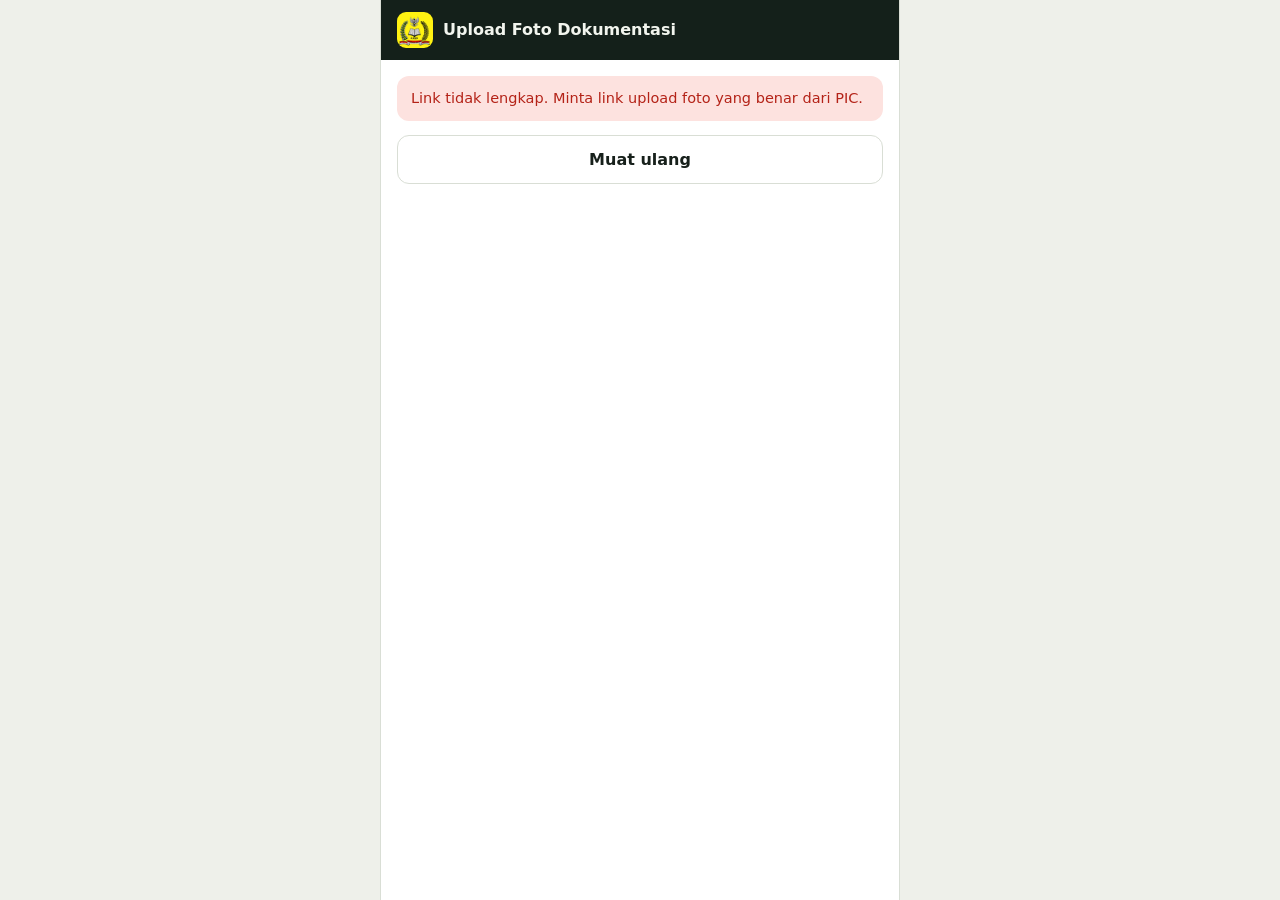
<file: foto/index.html>
<!doctype html>
<html lang="id">
<head>
<script>/* buka lewat https: penyimpanan browser http & https terpisah */if(location.protocol==='http:'&&/(^|\.)ruangk3\.com$/.test(location.hostname))location.replace('https://'+location.host+location.pathname+location.search+location.hash);</script>
<meta charset="utf-8">
<meta name="viewport" content="width=device-width,initial-scale=1,viewport-fit=cover">
<meta name="robots" content="noindex,nofollow">
<title>Upload Foto Dokumentasi</title>
<script src="/maint.js?v=3" data-page="link" defer></script>
<meta name="theme-color" content="#14201a">
<link rel="icon" href="../pic/icons/icon-192.png">
<style>
:root{
  --bg:#eef0ea; --surface:#fff; --surface-2:#f6f7f2; --ink:#17201b; --muted:#5b665e; --line:#d9ded5;
  --brand:#f6c800; --brand-ink:#1e1a00; --chrome:#14201a; --chrome-ink:#f2f5ee; --chrome-muted:#a9b6ac;
  --ok:#14804a; --ok-soft:#dcf2e5; --bad:#b42318; --bad-soft:#fde2df; --warn:#a85a05; --warn-soft:#fdebcf; --focus:#1d4ed8;
}
@media (prefers-color-scheme:dark){:root:not([data-theme=light]){
  --bg:#0d120f; --surface:#161d18; --surface-2:#1c2520; --ink:#eef1ec; --muted:#9aa69d; --line:#2b362e; --chrome:#0a0f0c;
  --ok:#4ade80; --ok-soft:#10301d; --bad:#f87171; --bad-soft:#3b1512; --warn:#fbbf24; --warn-soft:#3a2a08; --focus:#7aa2ff; color-scheme:dark}}
*{box-sizing:border-box}
html,body{margin:0;height:100%}
body{background:var(--bg);color:var(--ink);font:16px/1.45 system-ui,-apple-system,"Segoe UI",Roboto,sans-serif;-webkit-text-size-adjust:100%}
button,input{font:inherit;color:inherit}
button{cursor:pointer}
:focus-visible{outline:2px solid var(--focus);outline-offset:2px}
#app{min-height:100%;max-width:520px;margin:0 auto;background:var(--surface);display:flex;flex-direction:column}
@media (min-width:560px){#app{border-inline:1px solid var(--line)}}
.bar{background:var(--chrome);color:var(--chrome-ink);padding:12px 16px;padding-top:calc(12px + env(safe-area-inset-top,0px));display:flex;gap:10px;align-items:center}
.bar img{width:36px;height:36px;border-radius:9px;flex:none}
.bar b{display:block;font-size:16px;line-height:1.2}
.bar small{display:block;color:var(--chrome-muted);font-size:12px}
main{flex:1;display:flex;flex-direction:column;gap:14px;padding:16px;padding-bottom:calc(16px + env(safe-area-inset-bottom,0px))}
h1,h2{margin:0;line-height:1.2}
h2{font-size:20px}
.card{border:1px solid var(--line);border-radius:14px;padding:14px;background:var(--surface-2);display:grid;gap:6px}
.card h1{font-size:18px}
.meta{display:flex;flex-wrap:wrap;gap:4px 12px;color:var(--muted);font-size:13.5px}
.pill{display:inline-block;padding:3px 11px;border-radius:99px;font-weight:700;font-size:13px;background:var(--brand);color:var(--brand-ink);justify-self:start}
.search{width:100%;border:1px solid var(--line);border-radius:12px;padding:12px 14px;min-height:48px;background:var(--surface)}
.names{display:grid;gap:8px;list-style:none;margin:0;padding:0}
.nm{width:100%;text-align:left;border:1px solid var(--line);border-radius:12px;background:var(--surface);padding:12px 14px;display:grid;grid-template-columns:1fr auto;gap:2px 10px;align-items:center;min-height:56px}
.nm:active{background:var(--surface-2)}
.nm b{font-size:16px}
.nm small{grid-column:1;color:var(--muted);font-size:13px}
.nm .cnt{grid-column:2;grid-row:1/3;font-weight:700;font-size:13px;background:var(--warn-soft);color:var(--warn);border-radius:99px;padding:3px 10px;white-space:nowrap}
.nm .cnt.full{background:var(--ok-soft);color:var(--ok)}
.nm[disabled]{opacity:.65;cursor:not-allowed}
.btn{border:1px solid var(--line);background:var(--surface);border-radius:12px;padding:12px 16px;font-weight:700;min-height:48px;width:100%;text-align:center}
.btn.pri{background:var(--brand);border-color:var(--brand);color:var(--brand-ink)}
.btn[disabled]{opacity:.55;cursor:not-allowed}
.menu{display:grid;gap:10px}
.menu .btn{display:grid;gap:2px;text-align:left;padding:14px 16px;min-height:68px}
.menu .btn small{font-weight:400;color:var(--muted);font-size:13px}
.row{display:grid;gap:10px}
.row.two{grid-template-columns:1fr 1fr}
.note{border-radius:12px;padding:12px 14px;font-size:14.5px}
.note.err{background:var(--bad-soft);color:var(--bad)}
.note.warn{background:var(--warn-soft);color:var(--warn)}
.note.okk{background:var(--ok-soft);color:var(--ok)}
.note.big{font-size:15.5px;font-weight:600;border:2px solid var(--warn)}
.empty{color:var(--muted);text-align:center;padding:22px 8px}
.cam{position:relative;background:#000;border-radius:14px;overflow:hidden;aspect-ratio:3/4;width:100%}
.cam video,.cam img{position:absolute;inset:0;width:100%;height:100%;object-fit:cover;display:block}
.cam.land{aspect-ratio:3/2}
.pv{display:block;width:100%;height:auto;border-radius:14px;background:#000}
.cam .hint{position:absolute;left:0;right:0;bottom:10px;text-align:center;color:#fff;font-size:13px;text-shadow:0 1px 3px #000}
.who{display:grid;gap:2px}
.who b{font-size:18px}.who span{color:var(--muted)}
.spin{width:34px;height:34px;border:4px solid var(--line);border-top-color:var(--brand);border-radius:50%;animation:sp 1s linear infinite;margin:30px auto}
@keyframes sp{to{transform:rotate(360deg)}}
@media (prefers-reduced-motion:reduce){.spin{animation:none}}
.big{font-size:56px;text-align:center;line-height:1}
.center{text-align:center}
[hidden]{display:none!important}
</style>
</head>
<body>
<div id="app">
  <header class="bar"><img src="../pic/icons/icon-192.png" alt=""><div><b>Upload Foto Dokumentasi</b><small id="barSub">Memuat…</small></div></header>
  <main id="main"><div class="spin" role="status" aria-label="Memuat"></div></main>
</div>
<script type="module">
const $ = s => document.querySelector(s);
const esc = s => String(s == null ? "" : s).replace(/[&<>"']/g, c => ({ "&": "&amp;", "<": "&lt;", ">": "&gt;", '"': "&quot;", "'": "&#39;" }[c]));
const QS = new URLSearchParams(location.search), KID = (QS.get("k") || "").trim();
const ZONA = { WIB: 7, WITA: 8, WIT: 9 };
const HARI = ["Minggu", "Senin", "Selasa", "Rabu", "Kamis", "Jumat", "Sabtu"], BLN = ["Januari", "Februari", "Maret", "April", "Mei", "Juni", "Juli", "Agustus", "September", "Oktober", "November", "Desember"];
const p2 = n => String(n).padStart(2, "0");
const arr = v => Array.isArray(v) ? v : Object.values(v || {});
const lokasi = (t, k) => { t = String(t || "").trim(); k = String(k || "").trim(); return [t, k && !t.toLowerCase().includes(k.toLowerCase()) ? k : ""].filter(Boolean).join(", "); };
const NOTICE = "Upload foto sesuai dengan tanggal kegiatan, tidak perlu mengupload foto dari timestamp atau aplikasi lain.";

/* ---------- akses data (Firebase; bisa digantikan window.__FT_FB untuk uji) ----------
   dh_foto/{kid}            info dari aplikasi PIC: {nama, tgl[], tempat, kota, zona, harian, peserta[{id,nama,instansi,kelas,n,t}]}
   dh_foto_in/{kid}/{kunci} foto (dataURL JPEG), sekali tulis. kunci = h~{tanggal}~{acak} (harian) | p~{idPeserta}~{acak} (peserta)
   dh_foto_st/{kid}/{kunci} penanda waktu server; dibuang aplikasi PIC begitu fotonya diambil */
async function backend() {
  if (window.__FT_FB) return window.__FT_FB;
  const V = "https://www.gstatic.com/firebasejs/11.6.1/", ROOT = "artifacts/k3-kebakaran-app-v5/public/data";
  const [a, au, d] = await Promise.all([import(V + "firebase-app.js"), import(V + "firebase-auth.js"), import(V + "firebase-database.js")]);
  const app = a.initializeApp({ apiKey: "AIzaSyA2ow2lR4Z3lX7zBcZC5Xg3eWlDm7KNAAg", authDomain: "portal-k3-bidang-kebakaran.firebaseapp.com", databaseURL: "https://portal-k3-bidang-kebakaran-default-rtdb.asia-southeast1.firebasedatabase.app", projectId: "portal-k3-bidang-kebakaran", appId: "1:497833559757:web:01c2de15cd5f56dbb18b84" }, "foto");
  const auth = au.getAuth(app), db = d.getDatabase(app), R = p => d.ref(db, `${ROOT}/${p}`);
  const to = (pr, ms, m) => { let t; return Promise.race([pr, new Promise((_, rj) => { t = setTimeout(() => rj(new Error(m || "Koneksi terlalu lambat.")), ms); })]).finally(() => clearTimeout(t)); };
  await to(au.signInAnonymously(auth), 20000, "Tidak bisa terhubung. Cek internet lalu muat ulang halaman.");
  return {
    info: async k => (await to(d.get(R(`dh_foto/${k}`)), 20000)).val(),
    status: async k => (await to(d.get(R(`dh_foto_st/${k}`)), 20000)).val() || {},
    offset: () => to(new Promise(res => d.onValue(d.ref(db, ".info/serverTimeOffset"), s => res(+s.val() || 0), () => res(0), { onlyOnce: true })), 3000).catch(() => 0),
    async put(k, key, url) { await to(d.set(R(`dh_foto_in/${k}/${key}`), url), 90000, "Pengiriman terlalu lambat."); await to(d.set(R(`dh_foto_st/${k}/${key}`), d.serverTimestamp()), 30000); },
  };
}

/* ---------- waktu mengikuti zona kegiatan (jam server, bukan jam HP) ---------- */
let OFF = 0;
const zonaHP = () => { const m = -new Date().getTimezoneOffset(); return m === 420 ? "WIB" : m === 480 ? "WITA" : m === 540 ? "WIT" : ""; };
const nowZ = zona => { const zn = zonaHP() || (ZONA[zona] ? zona : "WIB"), t = new Date(Date.now() + OFF + ZONA[zn] * 3600e3); return { zn, iso: `${t.getUTCFullYear()}-${p2(t.getUTCMonth() + 1)}-${p2(t.getUTCDate())}`, h: t.getUTCHours(), m: t.getUTCMinutes(), s: t.getUTCSeconds() }; };
const tglPanjang = iso => { const [y, m, d] = iso.split("-").map(Number), w = new Date(Date.UTC(y, m - 1, d)).getUTCDay(); return `${HARI[w]}, ${d} ${BLN[m - 1]} ${y}`; };

/* ---------- state ---------- */
let FB = null, INFO = null, ST = {}, CHOSEN = null, SHOT = null, STREAM = null, busy = false, SCREEN = "", MODE = "", FACING = "environment";
const main = $("#main");
const show = (html, scr) => { SCREEN = scr || ""; main.innerHTML = html; };
const fail = (msg, extra) => { $("#barSub").textContent = ""; show(`<div class="note err">${esc(msg)}</div>${extra || ""}<button class="btn" id="reload">Muat ulang</button>`); const b = $("#reload"); if (b) b.onclick = () => location.reload(); };
const tgls = () => arr(INFO && INFO.tgl).filter(Boolean).slice().sort();
const pes = () => arr(INFO && INFO.peserta).filter(p => p && p.id);
function ctx() { const z = nowZ(INFO.zona), tgl = tgls(), idx = tgl.indexOf(z.iso); return { z, tgl, idx, awal: tgl.length && z.iso < tgl[0], akhir: tgl.length && z.iso > tgl[tgl.length - 1] }; }

async function boot() {
  if (!KID) return fail("Link tidak lengkap. Minta link upload foto yang benar dari PIC.");
  try { FB = await backend(); } catch (e) { return fail(e.message || "Tidak bisa terhubung."); }
  try { [INFO, OFF] = await Promise.all([FB.info(KID), FB.offset()]); } catch (e) { return fail(/permission/i.test(e.message || "") ? "Halaman ini belum bisa dibuka (akses ditolak). Hubungi PIC." : (e.message || "Gagal memuat data.")); }
  if (!INFO || !INFO.nama) return fail("Link upload foto untuk kegiatan ini belum aktif atau tidak berlaku. Hubungi PIC.");
  $("#barSub").textContent = INFO.nama || "";
  await refreshSt(); menu();
}
async function refreshSt() { try { ST = await FB.status(KID); } catch (_) { /* pakai data terakhir */ } }
async function refreshAll() { try { const i = await FB.info(KID); if (i && i.nama) INFO = i; } catch (_) { } await refreshSt(); }
const onIdle = () => SCREEN === "menu" || SCREEN === "off" || SCREEN === "plist";
setInterval(() => { if (!INFO || !FB || busy || !onIdle() || document.hidden) return; refreshAll().then(() => { if (onIdle() && !busy) { if (SCREEN === "plist") { const q = $("#q"); plist(q ? q.value : ""); } else menu(); } }); }, 30000);

/* ---------- tampilan ---------- */
function head(c) {
  const lk = lokasi(INFO.tempat, INFO.kota);
  return `<div class="card"><h1>${esc(INFO.nama)}</h1><div class="meta"><span>${esc(tglPanjang(c.z.iso))}</span>${lk ? `<span>📍 ${esc(lk)}</span>` : ""}</div>`
    + (c.idx >= 0 ? `<span class="pill">Hari ke-${c.idx + 1} dari ${c.tgl.length}</span>` : "") + `</div>`;
}
const notice = () => `<div class="note warn big" role="note">${esc(NOTICE)}</div>`;
function menu() {
  MODE = ""; CHOSEN = null; SHOT = null;
  const c = ctx();
  if (c.idx < 0) {
    const msg = c.awal ? "Link ini belum bisa dipakai. Kegiatan belum dimulai; upload foto baru dibuka pada tanggal kegiatan." : c.akhir ? "Kegiatan sudah selesai. Link ini sudah tidak bisa dipakai untuk upload foto." : "Hari ini bukan hari kegiatan. Upload foto hanya bisa dilakukan pada tanggal kegiatan.";
    return show(head(c) + notice() + `<div class="note err">${esc(msg)}</div><div class="meta">Jadwal: ${esc(c.tgl.map(tglPanjang).join(" · ") || "-")}</div><button class="btn" id="reload">Periksa lagi</button>`, "off"), ($("#reload").onclick = () => location.reload());
  }
  const harian = !!INFO.harian, jmlP = pes().length;
  show(head(c) + notice() + `<h2>Pilih jenis foto</h2><div class="menu">`
    + (harian ? `<button class="btn" id="mH"><b>📷 Dokumentasi Harian</b><small>Foto kegiatan hari ini (Hari ke-${c.idx + 1}), bukan foto per peserta</small></button>` : "")
    + `<button class="btn" id="mP"><b>🧑‍🤝‍🧑 Dokumentasi Peserta</b><small>Foto tiap peserta · ${jmlP} peserta</small></button></div>`
    + `<p class="center" style="color:var(--muted);font-size:13px;margin:0">Foto diambil langsung dari kamera lewat halaman ini dan otomatis diberi tanggal, jam, dan tempat.</p>`, "menu");
  if (harian) $("#mH").onclick = () => { MODE = "h"; bukaKamera(); };
  $("#mP").onclick = () => plist("");
}
/* ---------- daftar peserta ---------- */
const pend = id => Object.keys(ST || {}).filter(k => k.startsWith(`p~${id}~`)).length;
const terisi = p => Math.min(+p.n || 1, (+p.t || 0) + pend(p.id));
function plist(q) {
  const c = ctx(); if (c.idx < 0) return menu();
  const ps = pes().filter(p => !q || (p.nama + " " + p.instansi + " " + (p.kelas || "")).toLowerCase().includes(q.toLowerCase()));
  show(head(c) + notice() + `<button class="btn" id="back">← Kembali</button><h2>Pilih nama peserta</h2>
    <input class="search" id="q" type="search" placeholder="Cari nama atau perusahaan" aria-label="Cari nama atau perusahaan" autocomplete="off" value="${esc(q || "")}">
    <ul class="names">${ps.map(p => { const t = terisi(p), n = +p.n || 1, full = t >= n; return `<li><button class="nm" data-id="${esc(p.id)}"${full ? " disabled" : ""}><b>${esc(p.nama)}</b><small>${esc(p.instansi || "")}${p.kelas ? " · " + esc(p.kelas) : ""}</small><span class="cnt${full ? " full" : ""}">${full ? "✓ Lengkap" : `${t}/${n} foto`}</span></button></li>`; }).join("") || `<li class="empty">${pes().length ? "Nama tidak ditemukan." : "Belum ada peserta di kegiatan ini."}</li>`}</ul>`, "plist");
  $("#back").onclick = menu;
  const qi = $("#q"); qi.oninput = () => { const v = qi.value, pos = qi.selectionStart; plist(v); const q2 = $("#q"); q2.focus(); try { q2.setSelectionRange(pos, pos); } catch (_) { } };
  main.querySelectorAll(".nm").forEach(b => { b.onclick = () => { CHOSEN = pes().find(p => p.id === b.dataset.id); if (CHOSEN) { MODE = "p"; bukaKamera(); } }; });
}

/* ---------- kamera ---------- */
async function stopCam() { if (STREAM) { STREAM.getTracks().forEach(t => t.stop()); STREAM = null; } }
const judulFoto = () => MODE === "h" ? "Dokumentasi Harian" : "Dokumentasi Peserta";
function whoHtml() {
  if (MODE === "h") return `<div class="who"><b>Dokumentasi Harian</b><span>Hari ke-${ctx().idx + 1} · ${esc(tglPanjang(ctx().z.iso))}</span></div>`;
  const t = terisi(CHOSEN), n = +CHOSEN.n || 1;
  return `<div class="who"><b>${esc(CHOSEN.nama)}</b><span>${esc(CHOSEN.instansi || "")}${CHOSEN.kelas ? " · " + esc(CHOSEN.kelas) : ""}</span><span>Foto ke-${Math.min(t + 1, n)} dari ${n}</span></div>`;
}
async function bukaKamera() {
  const c = ctx(); if (c.idx < 0) return menu();
  SHOT = null;
  show(head(c) + `<div class="note warn">${esc(NOTICE)}</div>${whoHtml()}
    <div class="cam${MODE === "h" ? " land" : ""}" id="cam"><video id="vid" playsinline muted autoplay></video><div class="hint">Arahkan kamera ke objek foto</div></div>
    <div id="camMsg"></div>
    <div class="row two"><button class="btn" id="back">Batal</button><button class="btn pri" id="snap" disabled>📸 Ambil foto</button></div>
    <button class="btn" id="flip" hidden>🔄 Putar kamera depan / belakang</button>
    <label class="btn" id="fbWrap" hidden style="display:none">Buka kamera bawaan HP<input id="fbFile" type="file" accept="image/*" capture="environment" hidden></label>`, "cam");
  $("#back").onclick = async () => { await stopCam(); MODE === "h" ? menu() : plist(""); };
  const useFile = why => { $("#camMsg").innerHTML = `<div class="note warn">${esc(why)}</div>`; const w = $("#fbWrap"); w.hidden = false; w.style.display = "block"; $("#cam").style.display = "none"; $("#snap").style.display = "none"; $("#flip").hidden = true; };
  $("#fbFile").onchange = async e => {
    const f = e.target.files && e.target.files[0]; if (!f) return;
    const z = nowZ(INFO.zona);
    if (f.lastModified > 0) { const t = new Date(f.lastModified + ZONA[z.zn] * 3600e3), iso = `${t.getUTCFullYear()}-${p2(t.getUTCMonth() + 1)}-${p2(t.getUTCDate())}`; if (iso !== z.iso) { $("#camMsg").innerHTML = `<div class="note err">Foto ini bukan foto hari ini. Upload hanya foto yang diambil pada tanggal kegiatan (${esc(tglPanjang(z.iso))}). Ambil foto baru dengan kamera.</div>`; e.target.value = ""; return; } }
    try { const img = await new Promise((res, rej) => { const u = URL.createObjectURL(f), i = new Image(); i.onload = () => { URL.revokeObjectURL(u); res(i); }; i.onerror = rej; i.src = u; }); await ambil(img, img.naturalWidth, img.naturalHeight); }
    catch (_) { useFile("Foto tidak bisa dibaca. Ambil foto lagi."); }
  };
  if (!navigator.mediaDevices || !navigator.mediaDevices.getUserMedia) return useFile("Kamera langsung tidak tersedia di browser ini. Gunakan kamera bawaan HP.");
  try {
    STREAM = await navigator.mediaDevices.getUserMedia({ video: { facingMode: { ideal: FACING }, width: { ideal: 1920 }, height: { ideal: 1080 } }, audio: false });
    const v = $("#vid"); v.srcObject = STREAM; await v.play().catch(() => { });
    $("#snap").disabled = false; $("#flip").hidden = false;
    $("#flip").onclick = async () => { FACING = FACING === "environment" ? "user" : "environment"; await stopCam(); bukaKamera(); };
    $("#snap").onclick = async () => { const v2 = $("#vid"); if (!v2.videoWidth) { $("#camMsg").innerHTML = `<div class="note warn">Kamera belum siap, tunggu sebentar.</div>`; return; } await ambil(v2, v2.videoWidth, v2.videoHeight); };
  } catch (e) { useFile(/denied|permission|notallowed/i.test(String(e && (e.name + e.message))) ? "Izin kamera ditolak. Izinkan kamera di pengaturan browser, atau gunakan kamera bawaan HP." : "Kamera tidak bisa dibuka. Gunakan kamera bawaan HP."); }
}

/* ---------- ambil gambar + watermark (tanggal & jam dari jam server) ---------- */
function stamp(x, w, h, lines) {
  const f = Math.max(14, Math.round(w / 40)), pad = Math.round(f * .55), gap = Math.round(f * .25), maxW = w - pad * 2, rows = [];
  lines.forEach((t, i) => {
    const fs = i === 0 ? Math.round(f * 1.25) : f; x.font = (i === 0 ? "700 " : "") + fs + "px Arial, sans-serif";
    let cur = ""; String(t).split(" ").forEach(wd => { const tr = cur ? cur + " " + wd : wd; if (cur && x.measureText(tr).width > maxW) { rows.push([cur, fs, i === 0]); cur = wd; } else cur = tr; });
    if (cur) rows.push([cur, fs, i === 0]);
  });
  const bh = pad * 2 + rows.reduce((a, r) => a + r[1] + gap, 0) - gap;
  x.fillStyle = "rgba(0,0,0,.6)"; x.fillRect(0, h - bh, w, bh); x.fillStyle = "#fff"; x.textBaseline = "top";
  let y = h - bh + pad; rows.forEach(([t, fs, b]) => { x.font = (b ? "700 " : "") + fs + "px Arial, sans-serif"; x.fillText(t, pad, y, maxW); y += fs + gap; });
}
async function ambil(src, sw, sh) {
  const z = nowZ(INFO.zona), lk = lokasi(INFO.tempat, INFO.kota);
  const ratio = MODE === "h" ? 1.5 : (sw > sh ? 16 / 9 : 0); // harian: 3:2 (sama seperti kamera PIC); peserta: utuh, landscape dipotong 16:9
  let cx = 0, cy = 0, cw = sw, ch = sh;
  if (ratio) { if (sw / sh > ratio) { cw = sh * ratio; cx = (sw - cw) / 2; } else { ch = sw / ratio; cy = (sh - ch) / 2; } }
  const s = Math.min(1, 1280 / Math.max(cw, ch)), w = Math.round(cw * s), h = Math.round(ch * s);
  const cv = document.createElement("canvas"); cv.width = w; cv.height = h; const g = cv.getContext("2d");
  g.drawImage(src, cx, cy, cw, ch, 0, 0, w, h);
  const lines = [MODE === "p" ? CHOSEN.nama : "", INFO.nama, lk ? `Tempat: ${lk}` : "", `${tglPanjang(z.iso)} · ${p2(z.h)}.${p2(z.m)}.${p2(z.s)} ${z.zn}`].filter(Boolean);
  stamp(g, w, h, lines);
  await stopCam();
  SHOT = { url: cv.toDataURL("image/jpeg", 0.72), iso: z.iso, mode: MODE, pid: MODE === "p" ? CHOSEN.id : "" };
  preview();
}
function preview() {
  const c = ctx();
  show(head(c) + whoHtml() + `<img class="pv" src="${SHOT.url}" alt="Hasil foto"><div id="sendMsg"></div>
    <div class="row two"><button class="btn" id="again">Ulangi foto</button><button class="btn pri" id="send">✓ Kirim foto</button></div>`, "prev");
  $("#again").onclick = bukaKamera; $("#send").onclick = kirim;
}

/* ---------- kirim ---------- */
const acak = () => Math.random().toString(36).slice(2, 10) + Date.now().toString(36).slice(-4);
async function kirim() {
  if (busy) return; busy = true;
  const b = $("#send"), a = $("#again"), msg = $("#sendMsg"); b.disabled = a.disabled = true; b.textContent = "Mengirim…"; msg.innerHTML = "";
  try {
    const c = ctx(); if (c.idx < 0 || c.z.iso !== SHOT.iso) throw Object.assign(new Error("Hari kegiatan sudah berganti. Foto ini tidak bisa dikirim."), { stop: true });
    if (SHOT.mode === "p") { // jangan melebihi jumlah foto peserta: cek ulang ke server
      await refreshAll(); const p = pes().find(x => x.id === SHOT.pid);
      if (!p) throw Object.assign(new Error("Nama peserta tidak ditemukan lagi (mungkin dibatalkan PIC)."), { stop: true });
      if (terisi(p) >= (+p.n || 1)) throw Object.assign(new Error(`Foto ${p.nama} sudah lengkap (${p.n} foto).`), { stop: true });
    }
    const key = SHOT.mode === "h" ? `h~${SHOT.iso}~${acak()}` : `p~${SHOT.pid}~${acak()}`;
    await FB.put(KID, key, SHOT.url); ST[key] = Date.now();
    selesai();
  } catch (e) {
    msg.innerHTML = `<div class="note err">${e && e.stop ? esc(e.message) : "Gagal mengirim: " + esc((e && e.message) || "cek internet") + ". Foto Anda masih tersimpan, tekan Kirim lagi."}</div>`;
    b.disabled = a.disabled = false; b.textContent = "✓ Kirim lagi";
    if (e && e.stop) { b.onclick = () => (MODE === "h" ? menu() : plist("")); b.textContent = "Kembali"; a.hidden = true; }
  } finally { busy = false; }
}
function selesai() {
  const h = SHOT.mode === "h", p = h ? null : pes().find(x => x.id === SHOT.pid), sisa = p ? (+p.n || 1) - terisi(p) : 0;
  show(`<div class="big">✅</div><h2 class="center">Foto terkirim</h2>
    <div class="who center">${h ? `<b>Dokumentasi Harian</b><span>${esc(tglPanjang(SHOT.iso))}</span>` : `<b>${esc(p.nama)}</b><span>${esc(p.instansi || "")}</span><span>${sisa > 0 ? `Masih bisa ${sisa} foto lagi` : "Foto peserta ini sudah lengkap"}</span>`}</div>
    <img class="pv" src="${SHOT.url}" alt="Foto terkirim">
    ${h ? `<button class="btn pri" id="nx">📸 Ambil foto lagi</button>` : sisa > 0 ? `<button class="btn pri" id="nx">📸 Foto berikutnya untuk ${esc(p.nama)}</button>` : ""}
    <button class="btn" id="done">${h ? "Selesai" : "Pilih peserta lain"}</button>`, "ok");
  const nx = $("#nx"); if (nx) nx.onclick = bukaKamera;
  $("#done").onclick = () => { SHOT = null; h ? menu() : plist(""); };
}
/* tanggal berganti saat halaman masih terbuka: perbarui tampilan menu */
let LASTISO = ""; setInterval(() => { if (!INFO) return; const z = nowZ(INFO.zona).iso; if (LASTISO && z !== LASTISO && onIdle()) menu(); LASTISO = z; }, 10000);
document.addEventListener("visibilitychange", () => { if (!document.hidden && FB && INFO && !busy && onIdle()) refreshAll().then(() => { if (onIdle() && !busy) menu(); }); });
boot();
</script>
</body>
</html>
</file>
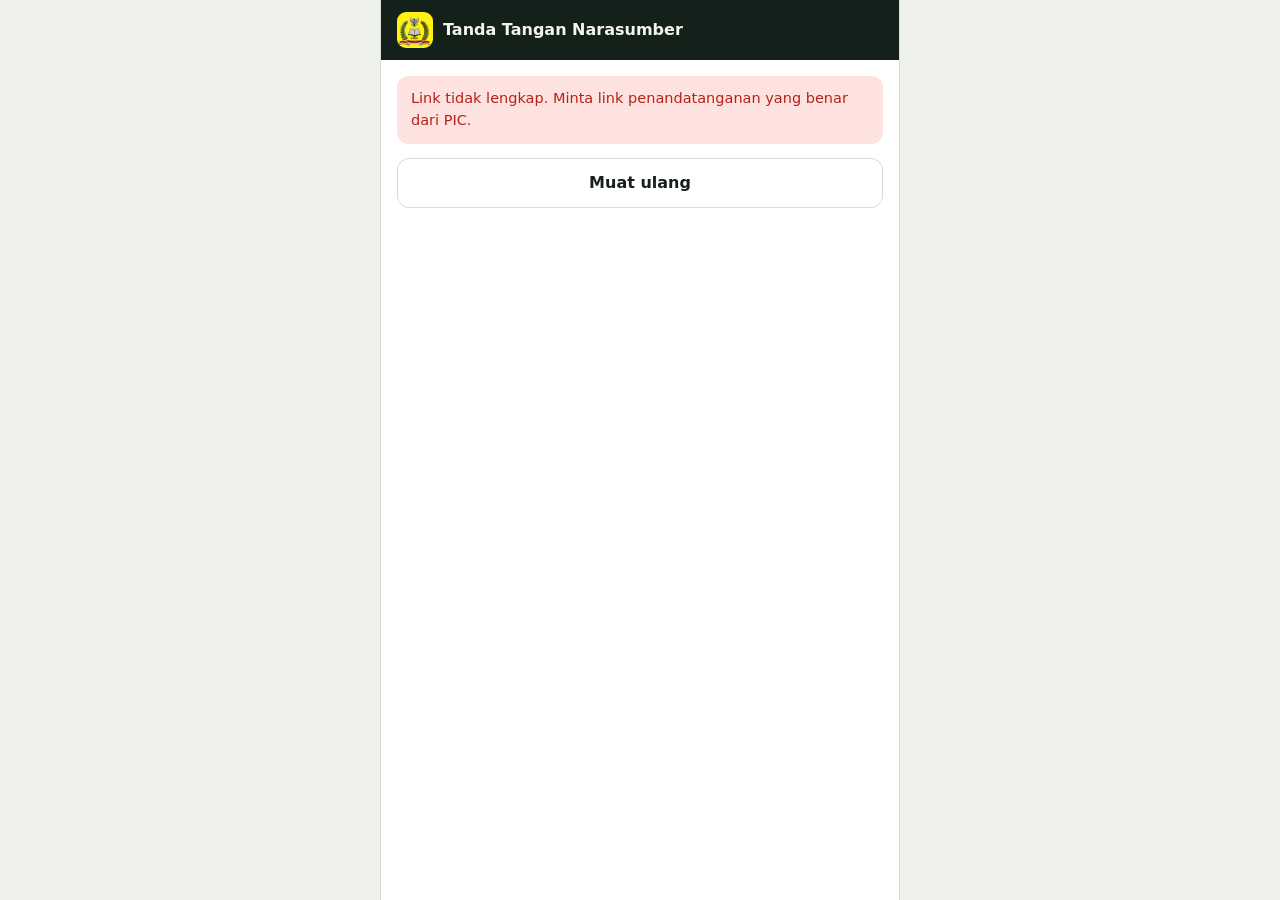
<file: narasumber/index.html>
<!doctype html>
<html lang="id">
<head>
<script>/* buka lewat https: penyimpanan browser http & https terpisah (koneksi Drive tidak terbaca di http) */if(location.protocol==='http:'&&/(^|\.)ruangk3\.com$/.test(location.hostname))location.replace('https://'+location.host+location.pathname+location.search+location.hash);</script>
<meta charset="utf-8">
<meta name="viewport" content="width=device-width,initial-scale=1,viewport-fit=cover">
<meta name="robots" content="noindex,nofollow">
<title>Tanda Tangan Narasumber</title>
<script src="/maint.js?v=3" data-page="link" defer></script>
<meta name="theme-color" content="#14201a">
<link rel="icon" href="../pic/icons/icon-192.png">
<style>
:root{
  --bg:#eef0ea; --surface:#fff; --surface-2:#f6f7f2; --ink:#17201b; --muted:#5b665e; --line:#d9ded5;
  --brand:#f6c800; --brand-ink:#1e1a00; --chrome:#14201a; --chrome-ink:#f2f5ee; --chrome-muted:#a9b6ac;
  --ok:#14804a; --ok-soft:#dcf2e5; --bad:#b42318; --bad-soft:#fde2df; --warn:#a85a05; --warn-soft:#fdebcf; --focus:#1d4ed8;
  --padbg:#fcfcf8; --padink:#14233a;
}
@media (prefers-color-scheme:dark){:root:not([data-theme=light]){
  --bg:#0d120f; --surface:#161d18; --surface-2:#1c2520; --ink:#eef1ec; --muted:#9aa69d; --line:#2b362e; --chrome:#0a0f0c;
  --ok:#4ade80; --ok-soft:#10301d; --bad:#f87171; --bad-soft:#3b1512; --warn:#fbbf24; --warn-soft:#3a2a08; --focus:#7aa2ff; --padbg:#f4f4ee; color-scheme:dark}}
*{box-sizing:border-box}
html,body{margin:0;height:100%}
body{background:var(--bg);color:var(--ink);font:16px/1.5 system-ui,-apple-system,"Segoe UI",Roboto,sans-serif;-webkit-text-size-adjust:100%}
button{font:inherit;color:inherit;cursor:pointer}
:focus-visible{outline:2px solid var(--focus);outline-offset:2px}
#app{min-height:100%;max-width:520px;margin:0 auto;background:var(--surface);display:flex;flex-direction:column}
@media (min-width:560px){#app{border-inline:1px solid var(--line)}}
.bar{background:var(--chrome);color:var(--chrome-ink);padding:12px 16px;padding-top:calc(12px + env(safe-area-inset-top,0px));display:flex;gap:10px;align-items:center}
.bar img{width:36px;height:36px;border-radius:9px;flex:none}
.bar b{display:block;font-size:16px;line-height:1.2}
.bar small{display:block;color:var(--chrome-muted);font-size:12px}
main{flex:1;display:flex;flex-direction:column;gap:14px;padding:16px;padding-bottom:calc(16px + env(safe-area-inset-bottom,0px))}
h2{margin:0;font-size:20px;line-height:1.25}
.hello{display:grid;gap:8px;font-size:17px;line-height:1.55}
.hello p{margin:0}
.hello .nm{font-size:20px;font-weight:800;line-height:1.3;overflow-wrap:anywhere}
.card{border:1px solid var(--line);border-radius:14px;padding:4px 14px;background:var(--surface-2);display:grid}
.kv{display:grid;grid-template-columns:96px 1fr;gap:2px 10px;padding:9px 0;border-bottom:1px solid var(--line);font-size:14.5px}
.kv:last-child{border-bottom:0}
.kv span{color:var(--muted)}
.kv b{font-weight:600;overflow-wrap:anywhere}
.padwrap{display:grid;gap:6px}
.padwrap label{font-weight:700}
.pad{width:100%;aspect-ratio:5/2;border:2px dashed var(--line);border-radius:14px;background:var(--padbg);touch-action:none;display:block;cursor:crosshair}
.pad.ink{border-style:solid;border-color:var(--padink)}
.btn{border:1px solid var(--line);background:var(--surface);border-radius:12px;padding:12px 16px;font-weight:700;min-height:48px;width:100%}
.btn.pri{background:var(--brand);border-color:var(--brand);color:var(--brand-ink)}
.btn[disabled]{opacity:.55;cursor:not-allowed}
.row{display:grid;gap:10px}
.row.two{grid-template-columns:1fr 1fr}
.note{border-radius:12px;padding:12px 14px;font-size:14.5px}
.note.err{background:var(--bad-soft);color:var(--bad)}
.note.warn{background:var(--warn-soft);color:var(--warn)}
.note.okk{background:var(--ok-soft);color:var(--ok)}
.hint{color:var(--muted);font-size:13.5px}
.sigshow{border:1px solid var(--line);border-radius:14px;background:var(--padbg);padding:8px;display:grid;place-items:center}
.sigshow img{max-width:100%;max-height:150px;display:block}
.spin{width:34px;height:34px;border:4px solid var(--line);border-top-color:var(--brand);border-radius:50%;animation:sp 1s linear infinite;margin:30px auto}
@keyframes sp{to{transform:rotate(360deg)}}
@media (prefers-reduced-motion:reduce){.spin{animation:none}}
.big{font-size:56px;text-align:center;line-height:1}
.center{text-align:center}
[hidden]{display:none!important}
</style>
</head>
<body>
<div id="app">
  <header class="bar"><img src="../pic/icons/icon-192.png" alt=""><div><b id="barTtl">Tanda Tangan Narasumber</b><small id="barSub">Memuat…</small></div></header>
  <main id="main"><div class="spin" role="status" aria-label="Memuat"></div></main>
</div>
<script type="module">
const $ = s => document.querySelector(s);
const esc = s => String(s == null ? "" : s).replace(/[&<>"']/g, c => ({ "&": "&amp;", "<": "&lt;", ">": "&gt;", '"': "&quot;", "'": "&#39;" }[c]));
const QS = new URLSearchParams(location.search), KID = (QS.get("k") || "").trim(), KEY = (QS.get("r") || "").trim();
const ZONA = { WIB: 7, WITA: 8, WIT: 9 };
const HARI = ["Minggu", "Senin", "Selasa", "Rabu", "Kamis", "Jumat", "Sabtu"], BLN = ["Januari", "Februari", "Maret", "April", "Mei", "Juni", "Juli", "Agustus", "September", "Oktober", "November", "Desember"];

/* ---------- akses data (Firebase; bisa digantikan window.__NR_FB untuk uji) ---------- */
async function backend() {
  if (window.__NR_FB) return window.__NR_FB;
  const V = "https://www.gstatic.com/firebasejs/11.6.1/", ROOT = "artifacts/k3-kebakaran-app-v5/public/data";
  const [a, au, d] = await Promise.all([import(V + "firebase-app.js"), import(V + "firebase-auth.js"), import(V + "firebase-database.js")]);
  const app = a.initializeApp({ apiKey: "AIzaSyA2ow2lR4Z3lX7zBcZC5Xg3eWlDm7KNAAg", authDomain: "portal-k3-bidang-kebakaran.firebaseapp.com", databaseURL: "https://portal-k3-bidang-kebakaran-default-rtdb.asia-southeast1.firebasedatabase.app", projectId: "portal-k3-bidang-kebakaran", appId: "1:497833559757:web:01c2de15cd5f56dbb18b84" }, "narasumber");
  const auth = au.getAuth(app), db = d.getDatabase(app), R = p => d.ref(db, `${ROOT}/${p}`);
  const to = (pr, ms, m) => { let t; return Promise.race([pr, new Promise((_, rj) => { t = setTimeout(() => rj(new Error(m || "Koneksi terlalu lambat.")), ms); })]).finally(() => clearTimeout(t)); };
  await to(au.signInAnonymously(auth), 20000, "Tidak bisa terhubung. Cek internet lalu muat ulang halaman.");
  return {
    info: async (k, r) => (await to(d.get(R(`dh_nara/${k}/${r}`)), 20000)).val(),
    status: async (k, r) => (await to(d.get(R(`dh_nara_st/${k}/${r}`)), 20000)).val(),
    ttd: async (k, r) => (await to(d.get(R(`dh_nara_ttd/${k}/${r}`)), 20000)).val(),
    offset: () => to(new Promise(res => d.onValue(d.ref(db, ".info/serverTimeOffset"), s => res(+s.val() || 0), () => res(0), { onlyOnce: true })), 3000).catch(() => 0),
    async put(k, r, url) { await to(d.set(R(`dh_nara_ttd/${k}/${r}`), url), 60000, "Pengiriman terlalu lambat."); await to(d.set(R(`dh_nara_st/${k}/${r}`), d.serverTimestamp()), 30000); },
  };
}

/* ---------- waktu: jam server + zona waktu HP (WIB/WITA/WIT), selain itu zona kegiatan ---------- */
let OFF = 0;
const zonaHP = () => { const m = -new Date().getTimezoneOffset(); return m === 420 ? "WIB" : m === 480 ? "WITA" : m === 540 ? "WIT" : ""; };
const nowZ = zona => { const zn = zonaHP() || (ZONA[zona] ? zona : "WIB"), t = new Date(Date.now() + OFF + ZONA[zn] * 3600e3); return { zn, h: t.getUTCHours() }; };
/* pagi 04.00-10.59, siang 11.00-14.59, sore 15.00-17.59, malam 18.00-03.59 */
const salam = h => (h >= 4 && h < 11 ? "pagi" : h >= 11 && h < 15 ? "siang" : h >= 15 && h < 18 ? "sore" : "malam");
const lokasi = (t, k) => { t = String(t || "").trim(); k = String(k || "").trim(); return [t, k && !t.toLowerCase().includes(k.toLowerCase()) ? k : ""].filter(Boolean).join(", "); };
const tglPanjang = iso => { const m = /^(\d{4})-(\d{2})-(\d{2})/.exec(iso || ""); if (!m) return ""; const y = +m[1], mo = +m[2], d = +m[3], w = new Date(Date.UTC(y, mo - 1, d)).getUTCDay(); return `${HARI[w]}, ${d} ${BLN[mo - 1]} ${y}`; };

/* ---------- state ---------- */
let FB = null, INFO = null, STAMP = null, busy = false, INK = false, SCREEN = "";
const main = $("#main");
const show = (html, scr) => { SCREEN = scr || ""; main.innerHTML = html; };
const fail = (msg) => { $("#barSub").textContent = ""; show(`<div class="note err">${esc(msg)}</div><button class="btn" id="reload">Muat ulang</button>`); $("#reload").onclick = () => location.reload(); };

async function boot() {
  if (!KID || !KEY) return fail("Link tidak lengkap. Minta link penandatanganan yang benar dari PIC.");
  try { FB = await backend(); } catch (e) { return fail(e.message || "Tidak bisa terhubung."); }
  try { [INFO, OFF, STAMP] = await Promise.all([FB.info(KID, KEY), FB.offset(), FB.status(KID, KEY)]); }
  catch (e) { return fail(/permission/i.test(e.message || "") ? "Halaman ini belum bisa dibuka (akses ditolak). Hubungi PIC." : (e.message || "Gagal memuat data.")); }
  if (!INFO || !INFO.nama) return fail("Link penandatanganan ini belum aktif atau sudah tidak berlaku. Hubungi PIC.");
  $("#barSub").textContent = INFO.kegiatan || "";
  if (INFO.jenis === "ttn") { $("#barTtl").textContent = "Tanda Tangan Daftar Nilai"; document.title = "Tanda Tangan Daftar Nilai"; }
  if (STAMP) return sudah();
  form();
}

/* ---------- tampilan ---------- */
const TTN = () => !!INFO && INFO.jenis === "ttn"; // link penandatangan Daftar Nilai (Pengawas / Ahli K3), bukan narasumber
const helloHtml = () => {
  const z = nowZ(INFO.zona);
  if (TTN()) return `<div class="hello"><p>Selamat <span id="salam">${salam(z.h)}</span>, Bpk/Ibu</p><p class="nm">${esc(INFO.nama)}</p>
    <p>berikut adalah link penandatanganan <b>Daftar Nilai Peserta</b> dari kegiatan <b>${esc(INFO.kegiatan || "Training K3 Kemenaker RI")}</b>. Atas perhatiannya kami ucapkan terima kasih.</p></div>`;
  return `<div class="hello"><p>Selamat <span id="salam">${salam(z.h)}</span>, Bpk/Ibu</p><p class="nm">${esc(INFO.nama)}</p>
    <p>berikut adalah link penandatanganan absensi narasumber dari kegiatan <b>Training K3 Kemenaker RI</b>. Atas perhatiannya kami ucapkan terima kasih.</p></div>`;
};
const infoHtml = () => {
  const lok = lokasi(INFO.tempat, INFO.kota), rows = (TTN() ? [["Kegiatan", INFO.kegiatan], ["Dokumen", "Daftar Nilai Peserta"], ["Tanggal", INFO.rentang || tglPanjang(INFO.tgl)], ["Tempat", lok], ["Jabatan", INFO.inst]] : [["Kegiatan", INFO.kegiatan], ["Hari/tanggal", tglPanjang(INFO.tgl)], ["Tempat", lok], ["Instansi", INFO.inst], ["Materi", INFO.materi]]).filter(r => r[1]);
  return rows.length ? `<div class="card">${rows.map(r => `<div class="kv"><span>${esc(r[0])}</span><b>${esc(r[1])}</b></div>`).join("")}</div>` : "";
};
function form() {
  INK = false;
  show(helloHtml() + infoHtml() + `<div class="padwrap"><label for="pad">Tanda tangan di kotak ini</label><canvas class="pad" id="pad" aria-label="Kotak tanda tangan"></canvas><div class="hint" id="padHint">Gunakan jari atau pena layar. Tanda tangan hanya bisa dikirim satu kali.</div></div>
    <div id="sendMsg"></div>
    <div class="row two"><button class="btn" id="clr" type="button">Hapus</button><button class="btn pri" id="send" type="button" disabled>✓ Kirim tanda tangan</button></div>`, "form");
  const c = $("#pad"); c.width = 600; c.height = 240;
  const x = c.getContext("2d"); x.strokeStyle = "#14233a"; x.lineWidth = 5; x.lineCap = "round"; x.lineJoin = "round";
  let down = false, lx = 0, ly = 0;
  const pos = e => { const r = c.getBoundingClientRect(); return [(e.clientX - r.left) * 600 / r.width, (e.clientY - r.top) * 240 / r.height]; };
  const mark = () => { INK = true; c.classList.add("ink"); $("#send").disabled = false; };
  c.addEventListener("pointerdown", e => { e.preventDefault(); down = true; try { c.setPointerCapture(e.pointerId); } catch (_) { } [lx, ly] = pos(e); x.beginPath(); x.arc(lx, ly, 2.4, 0, 7); x.fillStyle = "#14233a"; x.fill(); mark(); });
  c.addEventListener("pointermove", e => { if (!down) return; e.preventDefault(); const [nx, ny] = pos(e); x.beginPath(); x.moveTo(lx, ly); x.lineTo(nx, ny); x.stroke(); lx = nx; ly = ny; });
  const up = () => { down = false; }; c.addEventListener("pointerup", up); c.addEventListener("pointercancel", up);
  $("#clr").onclick = () => { x.clearRect(0, 0, 600, 240); INK = false; c.classList.remove("ink"); $("#send").disabled = true; $("#sendMsg").innerHTML = ""; };
  $("#send").onclick = () => kirim(c);
}
async function kirim(c) {
  if (busy || !INK) return; busy = true;
  const b = $("#send"), cl = $("#clr"), msg = $("#sendMsg"); b.disabled = cl.disabled = true; b.textContent = "Mengirim…"; msg.innerHTML = "";
  const url = c.toDataURL("image/png");
  try {
    const st = await FB.status(KID, KEY); if (st) throw Object.assign(new Error("dup"), { dup: true });
    await FB.put(KID, KEY, url);
    STAMP = Date.now(); selesai(url);
  } catch (e) {
    if (e && e.dup) { try { STAMP = await FB.status(KID, KEY); } catch (_) { STAMP = 1; } return sudah(); }
    msg.innerHTML = `<div class="note err">Gagal mengirim: ${esc((e && e.message) || "cek internet")}. Tanda tangan Anda masih ada di kotak, tekan Kirim lagi.</div>`;
    b.disabled = cl.disabled = false; b.textContent = "✓ Kirim lagi";
  } finally { busy = false; }
}
function selesai(url) {
  show(`<div class="big">✅</div><h2 class="center">Tanda tangan berhasil dikirim</h2>
    <p class="center hint" style="margin:0">Terima kasih, Bpk/Ibu ${esc(INFO.nama)}. ${TTN() ? "Tanda tangan Daftar Nilai" : "Absensi narasumber " + esc(tglPanjang(INFO.tgl))} sudah tercatat.</p>
    <div class="sigshow"><img src="${url}" alt="Tanda tangan terkirim"></div>
    <p class="center hint" style="margin:0">Halaman ini boleh ditutup.</p>`, "done");
}
async function sudah() {
  show(`<div class="big">✅</div><h2 class="center">Sudah ditandatangani</h2>
    <p class="center hint" style="margin:0">${TTN() ? "Daftar Nilai · " : "Absensi narasumber "}${esc(INFO.nama)}${!TTN() && INFO.tgl ? " · " + esc(tglPanjang(INFO.tgl)) : ""} sudah tercatat.</p>
    <div class="sigshow" id="sg"><div class="spin"></div></div>
    <div class="note warn">Jika tanda tangan salah dan perlu diulang, minta PIC menghapusnya di aplikasi PIC, lalu buka link ini lagi.</div>`, "done");
  try { const u = await FB.ttd(KID, KEY); const sg = $("#sg"); if (sg) sg.innerHTML = typeof u === "string" && /^data:image\//.test(u) ? `<img src="${u}" alt="Tanda tangan tercatat">` : `<span class="hint">Tanda tangan tercatat.</span>`; } catch (_) { const sg = $("#sg"); if (sg) sg.innerHTML = `<span class="hint">Tanda tangan tercatat.</span>`; }
}
/* Ucapan salam mengikuti jam saat halaman terbuka (tanpa menghapus tanda tangan yang sedang digambar) */
function tick() { if (!INFO) return; const el = $("#salam"); if (el) { const s = salam(nowZ(INFO.zona).h); if (el.textContent !== s) el.textContent = s; } }
setInterval(tick, 10000); window.__nrTick = tick;
boot();
</script>
</body>
</html>
</file>
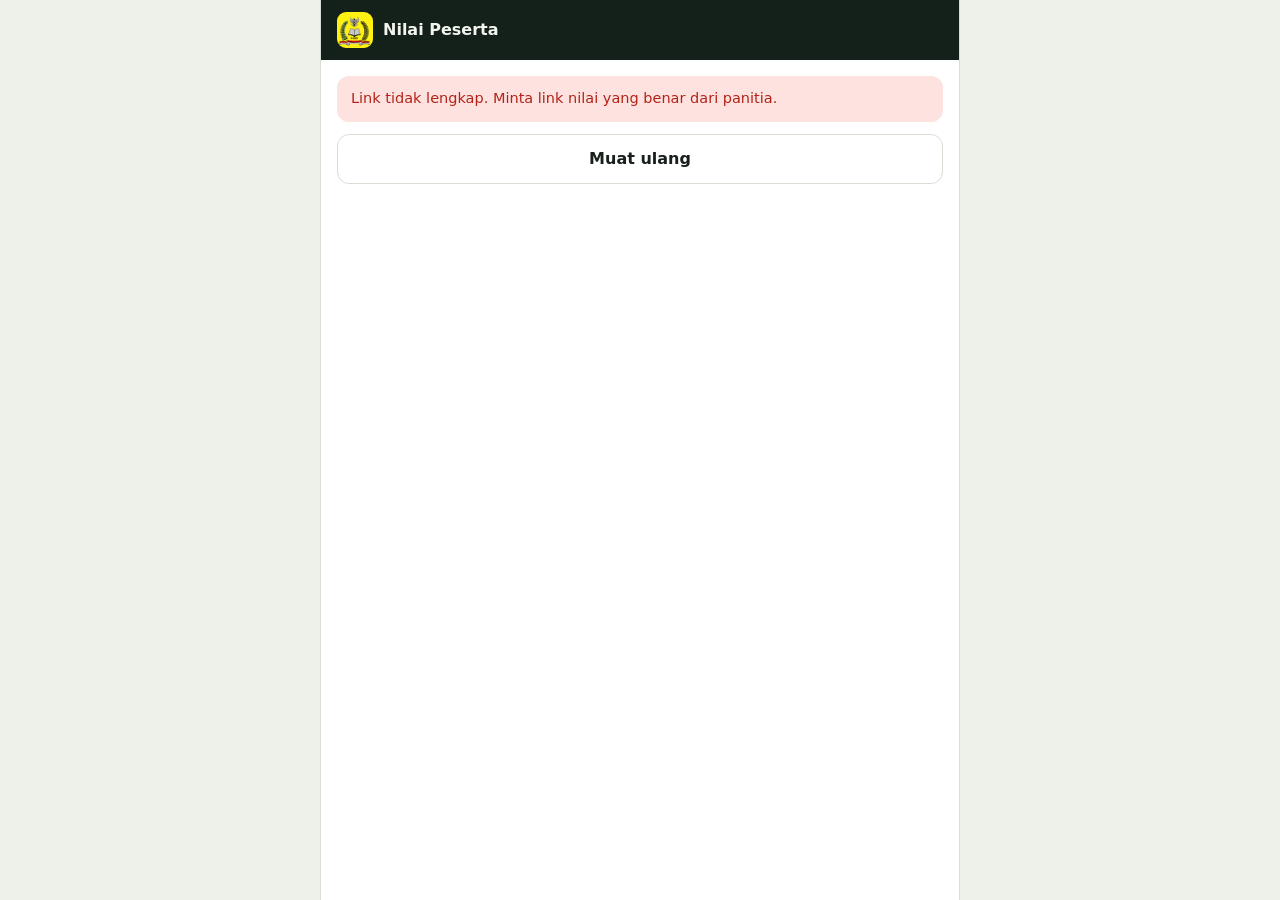
<file: nilai/index.html>
<!doctype html>
<html lang="id">
<head>
<script>/* buka lewat https: penyimpanan browser http & https terpisah */if(location.protocol==='http:'&&/(^|\.)ruangk3\.com$/.test(location.hostname))location.replace('https://'+location.host+location.pathname+location.search);</script>
<meta charset="utf-8">
<meta name="viewport" content="width=device-width,initial-scale=1,viewport-fit=cover">
<meta name="robots" content="noindex,nofollow">
<title>Nilai Peserta</title>
<script src="/maint.js?v=3" data-page="link" defer></script>
<meta name="theme-color" content="#14201a">
<link rel="icon" href="../pic/icons/icon-192.png">
<style>
:root{
  --bg:#eef0ea; --surface:#fff; --surface-2:#f6f7f2; --ink:#17201b; --muted:#5b665e; --line:#d9ded5;
  --brand:#f6c800; --brand-ink:#1e1a00; --chrome:#14201a; --chrome-ink:#f2f5ee; --chrome-muted:#a9b6ac;
  --ok:#14804a; --ok-soft:#dcf2e5; --bad:#b42318; --bad-soft:#fde2df; --warn:#a85a05; --warn-soft:#fdebcf; --focus:#1d4ed8;
}
@media (prefers-color-scheme:dark){:root:not([data-theme=light]){
  --bg:#0d120f; --surface:#161d18; --surface-2:#1c2520; --ink:#eef1ec; --muted:#9aa69d; --line:#2b362e; --chrome:#0a0f0c;
  --ok:#4ade80; --ok-soft:#10301d; --bad:#f87171; --bad-soft:#3b1512; --warn:#fbbf24; --warn-soft:#3a2a08; --focus:#7aa2ff; color-scheme:dark}}
*{box-sizing:border-box}
html,body{margin:0;min-height:100%}
body{background:var(--bg);color:var(--ink);font:16px/1.5 system-ui,-apple-system,"Segoe UI",Roboto,sans-serif;-webkit-text-size-adjust:100%}
button,input,select{font:inherit;color:inherit}
button{cursor:pointer}
:focus-visible{outline:2px solid var(--focus);outline-offset:2px}
#app{min-height:100vh;max-width:640px;margin:0 auto;background:var(--surface);display:flex;flex-direction:column}
@media (min-width:680px){#app{border-inline:1px solid var(--line)}}
.bar{background:var(--chrome);color:var(--chrome-ink);padding:12px 16px;padding-top:calc(12px + env(safe-area-inset-top,0px));display:flex;gap:10px;align-items:center}
.bar img{width:36px;height:36px;border-radius:9px;flex:none}
.bar b{display:block;font-size:16px;line-height:1.2}
.bar small{display:block;color:var(--chrome-muted);font-size:12px;overflow-wrap:anywhere}
main{flex:1;display:flex;flex-direction:column;gap:12px;padding:16px;padding-bottom:calc(24px + env(safe-area-inset-bottom,0px))}
h2{margin:0;font-size:19px;line-height:1.25}
.hint{color:var(--muted);font-size:13.5px}
.note{border-radius:12px;padding:12px 14px;font-size:14.5px}
.note.err{background:var(--bad-soft);color:var(--bad)}
.note.okk{background:var(--ok-soft);color:var(--ok)}
.note.warn{background:var(--warn-soft);color:var(--warn)}
label.f{display:grid;gap:4px;font-weight:700;font-size:14.5px}
input[type=text],select{width:100%;min-height:46px;border:1px solid var(--line);border-radius:12px;padding:8px 12px;background:var(--surface);font-size:16px}
.btn{border:1px solid var(--line);background:var(--surface);border-radius:12px;padding:12px 16px;font-weight:700;min-height:48px;width:100%}
.btn.pri{background:var(--brand);border-color:var(--brand);color:var(--brand-ink)}
.list{display:grid;gap:10px}
.p{border:1px solid var(--line);border-radius:14px;background:var(--surface-2);padding:10px 12px;display:grid;gap:8px}
.p .nm{display:grid;grid-template-columns:28px 1fr;gap:8px;align-items:start}
.p .no{color:var(--muted);font-size:13px;text-align:right;padding-top:2px}
.p .nm b{display:block;font-size:16px;line-height:1.25;overflow-wrap:anywhere}
.p .nm small{display:block;color:var(--muted);font-size:12.5px;overflow-wrap:anywhere}
.fields{display:grid;grid-template-columns:repeat(auto-fit,minmax(130px,1fr));gap:8px}
.fields label{display:grid;gap:3px;font-size:12.5px;font-weight:700;color:var(--muted)}
.fields input{text-align:center;font-weight:700;font-size:18px}
.st{font-size:12px;min-height:16px;color:var(--muted)}
.st.ok{color:var(--ok)} .st.bad{color:var(--bad)}
.p.done{border-color:var(--ok)}
.sticky{position:sticky;top:0;background:var(--surface);padding:8px 0;z-index:2;display:grid;gap:8px}
.cnt{font-size:13.5px;color:var(--muted)}
.spin{width:34px;height:34px;border:4px solid var(--line);border-top-color:var(--brand);border-radius:50%;animation:sp 1s linear infinite;margin:30px auto}
@keyframes sp{to{transform:rotate(360deg)}}
@media (prefers-reduced-motion:reduce){.spin{animation:none}}
[hidden]{display:none!important}
</style>
</head>
<body>
<div id="app">
  <header class="bar"><img src="../pic/icons/icon-192.png" alt=""><div><b id="barTtl">Nilai Peserta</b><small id="barSub">Memuat…</small></div></header>
  <main id="main"><div class="spin" role="status" aria-label="Memuat"></div></main>
</div>
<script type="module">
const $ = s => document.querySelector(s);
const esc = s => String(s == null ? "" : s).replace(/[&<>"']/g, c => ({ "&": "&amp;", "<": "&lt;", ">": "&gt;", '"': "&quot;", "'": "&#39;" }[c]));
const KID = (new URLSearchParams(location.search).get("k") || "").trim();
const JN = (new URLSearchParams(location.search).get("j") || "").trim(); /* "up" = link Nilai Praktek, "sm" = link Nilai Seminar, kosong = link lama (keduanya) */
const NAMA_KEY = "rk3_nilai_nara";
const lsGet = k => { try { return localStorage.getItem(k) || ""; } catch (_) { return ""; } };
const lsSet = (k, v) => { try { localStorage.setItem(k, v); } catch (_) { } };
/* ---------- akses data (Firebase; window.__NL_FB dipakai untuk uji) ---------- */
async function backend() {
  if (window.__NL_FB) return window.__NL_FB;
  const V = "https://www.gstatic.com/firebasejs/11.6.1/", ROOT = "artifacts/k3-kebakaran-app-v5/public/data";
  const [a, au, d] = await Promise.all([import(V + "firebase-app.js"), import(V + "firebase-auth.js"), import(V + "firebase-database.js")]);
  const app = a.initializeApp({ apiKey: "AIzaSyA2ow2lR4Z3lX7zBcZC5Xg3eWlDm7KNAAg", authDomain: "portal-k3-bidang-kebakaran.firebaseapp.com", databaseURL: "https://portal-k3-bidang-kebakaran-default-rtdb.asia-southeast1.firebasedatabase.app", projectId: "portal-k3-bidang-kebakaran", appId: "1:497833559757:web:01c2de15cd5f56dbb18b84" }, "nilai");
  const auth = au.getAuth(app), db = d.getDatabase(app), R = p => d.ref(db, `${ROOT}/${p}`);
  const to = (pr, ms, m) => { let t; return Promise.race([pr, new Promise((_, rj) => { t = setTimeout(() => rj(new Error(m || "Koneksi terlalu lambat.")), ms); })]).finally(() => clearTimeout(t)); };
  await to(au.signInAnonymously(auth), 20000, "Tidak bisa terhubung. Cek internet lalu muat ulang halaman.");
  return {
    info: async k => (await to(d.get(R(`dh_nilai/${k}`)), 20000)).val(),
    masuk: async k => (await to(d.get(R(`dh_nilai_in/${k}`)), 20000)).val() || {},
    async put(k, key, v, nara) { await to(d.set(R(`dh_nilai_in/${k}/${key}`), { v, n: nara, t: d.serverTimestamp() }), 30000, "Pengiriman terlalu lambat."); await to(d.set(R(`dh_nilai_st/${k}`), d.serverTimestamp()), 30000); },
  };
}
/* ---------- state ---------- */
let FB = null, INFO = null, IN = {}, KELAS = "";
const main = $("#main");
const fail = msg => { $("#barSub").textContent = ""; main.innerHTML = `<div class="note err">${esc(msg)}</div><button class="btn" id="reload">Muat ulang</button>`; $("#reload").onclick = () => location.reload(); };
const tglPendek = iso => { const m = /^(\d{4})-(\d{2})-(\d{2})/.exec(iso || ""); return m ? `${+m[3]}/${+m[2]}/${m[1]}` : ""; };
async function boot() {
  if (!KID) return fail("Link tidak lengkap. Minta link nilai yang benar dari panitia.");
  try { FB = await backend(); } catch (e) { return fail(e.message || "Tidak bisa terhubung."); }
  try { [INFO, IN] = await Promise.all([FB.info(KID), FB.masuk(KID)]); }
  catch (e) { return fail(/permission/i.test(e.message || "") ? "Halaman ini belum bisa dibuka (akses ditolak). Hubungi panitia." : (e.message || "Gagal memuat data.")); }
  if (!INFO || !INFO.nama) return fail("Link nilai ini belum aktif. Minta panitia membuka menu \"Link Nilai Narasumber\" di aplikasi PIC (atau Daftar Hadir > Laporan di website) satu kali, lalu muat ulang halaman ini.");
  $("#barSub").textContent = INFO.nama;
  tampil();
}
const nilaiAda = (pid, f) => { const x = IN[pid + "~" + f]; return x && typeof x === "object" ? String(x.v == null ? "" : x.v) : ""; };
function daftar() { const ps = INFO.peserta ? (Array.isArray(INFO.peserta) ? INFO.peserta : Object.values(INFO.peserta)) : []; return ps.filter(p => p && p.nama && (!KELAS || p.kelas === KELAS)); }
const fShow = () => JN === "sm" ? ["sm"] : JN === "up" ? ["up"] : (INFO.sem ? ["up", "sm"] : ["up"]);
const FLBL = { up: "Nilai Praktek", sm: "Nilai Seminar" };
const lengkap = pid => fShow().every(f => nilaiAda(pid, f));
const adaNilai = pid => fShow().some(f => nilaiAda(pid, f));
function tampil() {
  if (JN === "sm" && !INFO.sem) { main.innerHTML = `<div class="note warn">Kegiatan ini tidak memakai Nilai Seminar. Minta link Nilai Praktek dari panitia.</div>`; return; }
  const judul = JN === "sm" ? "Input Nilai Seminar" : JN === "up" ? "Input Nilai Praktek" : "Input nilai peserta";
  $("#barTtl").textContent = JN ? judul : "Nilai Peserta"; document.title = judul;
  const kls = INFO.kelas ? (Array.isArray(INFO.kelas) ? INFO.kelas : Object.values(INFO.kelas)) : [];
  const tgl = INFO.tgl ? (Array.isArray(INFO.tgl) ? INFO.tgl : Object.values(INFO.tgl)) : [], rentang = tgl.length ? (tgl.length > 1 ? tglPendek(tgl[0]) + " – " + tglPendek(tgl[tgl.length - 1]) : tglPendek(tgl[0])) : "";
  main.innerHTML = `<h2>${judul}</h2>
    <div class="hint">${esc(INFO.nama)}${rentang ? " · " + esc(rentang) : ""}${INFO.tempat ? " · " + esc(INFO.tempat) : ""}</div>
    <div class="note warn">Isi <b>nama Anda</b> dulu, lalu ketik ${fShow().map(f => "<b>" + FLBL[f].toLowerCase() + "</b>").join(" dan ")} tiap peserta. Nilai tersimpan otomatis begitu kolom selesai diisi (pindah kolom / tekan Enter). Boleh dikosongkan atau diperbaiki lagi nanti; yang dipakai adalah nilai terakhir.</div>
    <label class="f">Nama narasumber<input type="text" id="nara" autocomplete="name" placeholder="Contoh: Repy, S.T" value="${esc(lsGet(NAMA_KEY))}"></label>
    ${kls.length > 1 ? `<label class="f">Program / kelas<select id="kelas"><option value="">Semua (${kls.length} program)</option>${kls.map(k => `<option value="${esc(k)}"${k === KELAS ? " selected" : ""}>${esc(k)}</option>`).join("")}</select></label>` : ""}
    <div class="cnt" id="cnt"></div>
    <div class="list" id="list"></div>
    <div id="msg"></div>`;
  $("#nara").addEventListener("input", e => lsSet(NAMA_KEY, e.target.value.trim()));
  if ($("#kelas")) $("#kelas").addEventListener("change", e => { KELAS = e.target.value; isi(); });
  $("#list").addEventListener("change", simpan);
  $("#list").addEventListener("keydown", e => { if (e.key === "Enter" && e.target.matches("input")) { e.preventDefault(); const all = [...document.querySelectorAll("#list input")], i = all.indexOf(e.target); (all[i + 1] || e.target).focus(); e.target.blur(); } });
  isi();
}
function isi() {
  const ps = daftar(), fs = fShow(); let terisi = 0;
  $("#list").innerHTML = ps.length ? ps.map((p, i) => {
    if (adaNilai(p.id)) terisi++;
    return `<div class="p${lengkap(p.id) ? " done" : ""}" data-id="${esc(p.id)}"><div class="nm"><span class="no">${i + 1}</span><div><b>${esc(p.nama)}</b><small>${esc(p.instansi || "")}</small></div></div>
      <div class="fields">${fs.map(f => `<label>${FLBL[f]}<input type="text" inputmode="text" maxlength="8" data-f="${f}" value="${esc(nilaiAda(p.id, f))}" autocomplete="off" aria-label="${FLBL[f]} ${esc(p.nama)}"></label>`).join("")}</div>
      <div class="st" data-st></div></div>`;
  }).join("") : `<div class="hint">Belum ada peserta di kegiatan ini.</div>`;
  $("#cnt").textContent = `${ps.length} peserta · ${terisi} sudah punya nilai`;
}
async function simpan(e) {
  const inp = e.target; if (!inp.matches("input[data-f]")) return;
  const card = inp.closest(".p"), st = card.querySelector("[data-st]"), nama = ($("#nara").value || "").trim();
  if (!nama) { st.className = "st bad"; st.textContent = "Isi nama narasumber di atas dulu."; $("#nara").focus(); return; }
  const f = inp.dataset.f, v = inp.value.trim().replace(/,/g, "."), key = card.dataset.id + "~" + f;
  inp.value = v; if ((nilaiAda(card.dataset.id, f)) === v) { st.textContent = ""; return; }
  st.className = "st"; st.textContent = "Menyimpan…"; inp.disabled = true;
  try { await FB.put(KID, key, v, nama.slice(0, 60)); IN[key] = { v, n: nama, t: Date.now() }; st.className = "st ok"; st.textContent = "✓ Tersimpan"; card.classList.toggle("done", lengkap(card.dataset.id)); const ps = daftar(); $("#cnt").textContent = `${ps.length} peserta · ${ps.filter(p => adaNilai(p.id)).length} sudah punya nilai`; }
  catch (er) { st.className = "st bad"; st.textContent = "Gagal menyimpan: " + ((er && er.message) || "cek internet") + ". Ketuk kolom lalu pindah lagi untuk mencoba ulang."; }
  finally { inp.disabled = false; }
}
boot();
</script>
</body>
</html>
</file>
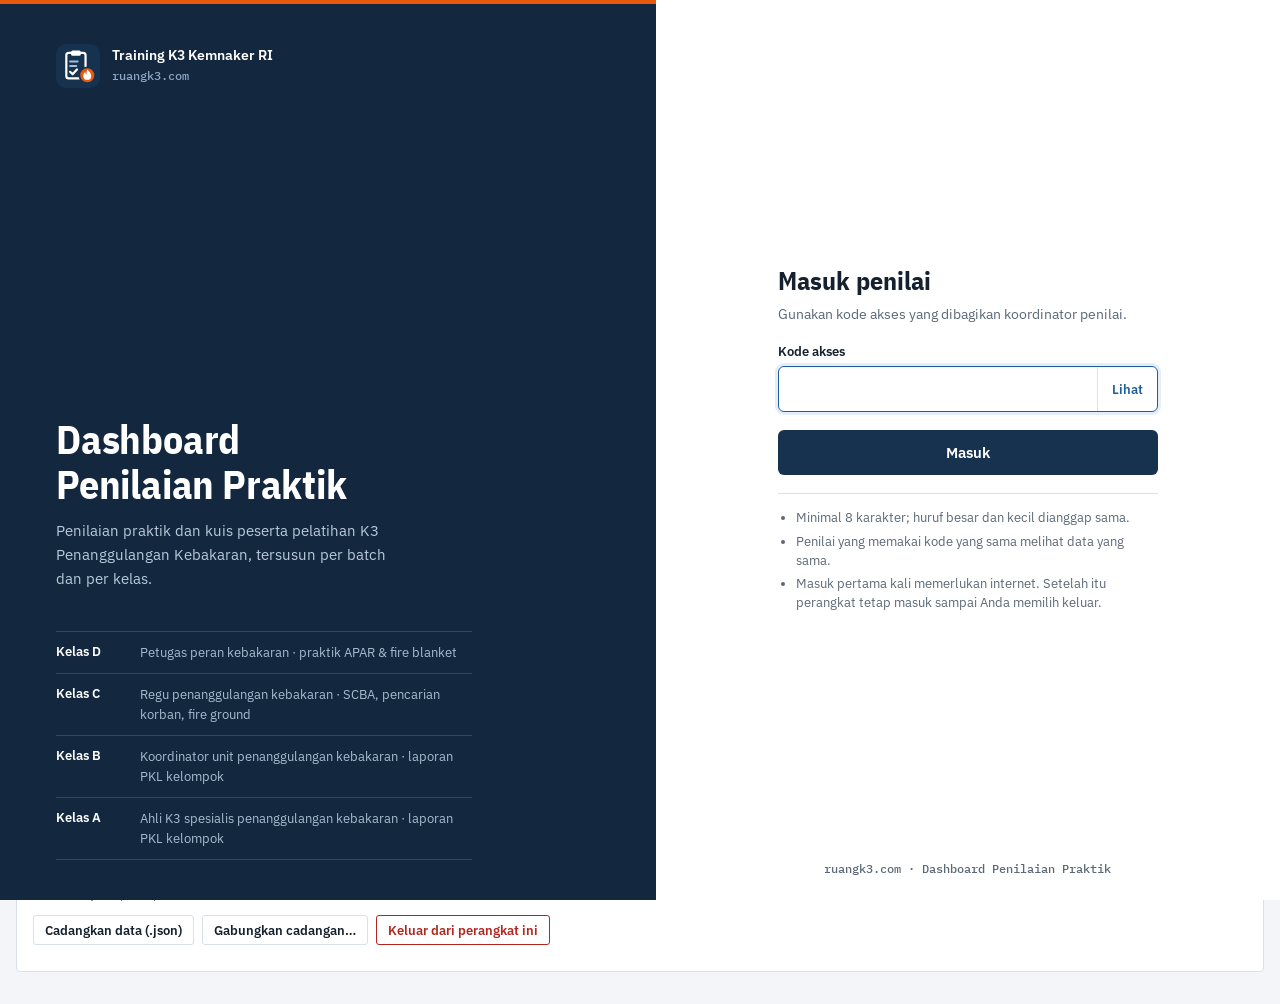
<file: penilaian/index.html>
<!doctype html>
<html lang="id">
<head>
<script>/* buka lewat https: penyimpanan browser http & https terpisah */if(location.protocol==='http:'&&/(^|\.)ruangk3\.com$/.test(location.hostname))location.replace('https://'+location.host+location.pathname+location.search);</script>
<meta charset="utf-8">
<meta name="viewport" content="width=device-width,initial-scale=1,viewport-fit=cover">
<meta name="robots" content="noindex,nofollow">
<meta name="theme-color" content="#17324f">
<link rel="icon" href="./icon.svg" type="image/svg+xml">
<link rel="icon" href="./icon-192.png" sizes="192x192" type="image/png">
<link rel="apple-touch-icon" href="./apple-touch-icon.png">
<link rel="manifest" href="./manifest.webmanifest">
<title>Dashboard Penilaian Praktik</title>
<link rel="stylesheet" href="https://fonts.googleapis.com/css2?family=IBM+Plex+Sans:wght@400;500;600;700&family=IBM+Plex+Sans+Condensed:wght@600;700&family=IBM+Plex+Mono:wght@500;600&display=swap" media="print" onload="this.media='all'">
<style>
html{-webkit-text-size-adjust:100%}body{margin:0}[hidden]{display:none!important}img{max-width:100%}
header.top{padding-top:env(safe-area-inset-top,0px)}

/* Layout: lembar penilaian kantor — kepala biru tua dengan tab kelas, pita ringkasan, profil aspek kelas terpilih, tabel rekap seperti Excel, rubrik di bawah */
:root{
  --bg:#f3f5f8; --panel:#ffffff; --ink:#15212e; --muted:#5b6876; --line:#d9e0e8; --soft:#eef2f6;
  --navy:#17324f; --navy2:#235984; --accent:#1f5f99; --accent-soft:#e3eef8; --fire:#c2410c; --fire-bg:#fde6d8;
  --bs:#1d7a4f; --bs-bg:#d8f0e3; --b:#2b6cb0; --b-bg:#dbe9f7; --c:#9a6a00; --c-bg:#fbefc9; --k:#b3261e; --k-bg:#f8dcd9;
  --wait:#6b7684; --wait-bg:#e8ecf1; --h2:#235984; --on-accent:#ffffff; --lgbtn:#17324f;
  --f-body:"IBM Plex Sans",Roboto,system-ui,-apple-system,"Segoe UI",sans-serif;
  --f-head:"IBM Plex Sans Condensed","Roboto Condensed","Arial Narrow",system-ui,sans-serif;
  --f-num:"IBM Plex Mono",ui-monospace,"SFMono-Regular",Menlo,monospace;
}
@media (prefers-color-scheme:dark){:root:not([data-theme="light"]){
  --bg:#0f1720; --panel:#16212d; --ink:#e3e9f0; --muted:#97a5b4; --line:#2a3847; --soft:#1c2937;
  --navy:#0b1824; --navy2:#1c3a57; --accent:#79b4ea; --accent-soft:#1b3149; --fire:#fb923c; --fire-bg:#3d2414;
  --bs:#6fd3a0; --bs-bg:#163a2a; --b:#8cbcf0; --b-bg:#1a3150; --c:#ecc35a; --c-bg:#3a3014; --k:#f2948c; --k-bg:#45201d;
  --wait:#a3afbc; --wait-bg:#253342; --h2:#79b4ea; --on-accent:#0f1720; --lgbtn:#2b5f93; color-scheme:dark}}
:root[data-theme="dark"]{
  --bg:#0f1720; --panel:#16212d; --ink:#e3e9f0; --muted:#97a5b4; --line:#2a3847; --soft:#1c2937;
  --navy:#0b1824; --navy2:#1c3a57; --accent:#79b4ea; --accent-soft:#1b3149; --fire:#fb923c; --fire-bg:#3d2414;
  --bs:#6fd3a0; --bs-bg:#163a2a; --b:#8cbcf0; --b-bg:#1a3150; --c:#ecc35a; --c-bg:#3a3014; --k:#f2948c; --k-bg:#45201d;
  --wait:#a3afbc; --wait-bg:#253342; --h2:#79b4ea; --on-accent:#0f1720; --lgbtn:#2b5f93; color-scheme:dark}
*{box-sizing:border-box}
body{background:var(--bg);color:var(--ink);font:14px/1.5 var(--f-body)}
.wrap{max-width:1280px;margin:0 auto;padding-left:max(16px,env(safe-area-inset-left,0px));padding-right:max(16px,env(safe-area-inset-right,0px))}
header.top{background:var(--navy);color:#fff}
header.top .wrap{padding-block:22px 0;display:grid;gap:14px}
.hrow{display:flex;flex-wrap:wrap;gap:12px 24px;align-items:flex-end;justify-content:space-between}
.eyebrow{font:600 11px/1 var(--f-body);letter-spacing:.12em;text-transform:uppercase;color:#f6b28b}
h1{font:700 clamp(22px,3.2vw,30px)/1.15 var(--f-head);margin:6px 0 4px;text-wrap:balance}
.basis{color:#c6d6e6;max-width:75ch;font-size:13px}
.wchip{display:flex;gap:6px;flex-wrap:wrap}
.wchip span{font:600 12px var(--f-num);background:rgba(255,255,255,.1);border:1px solid rgba(255,255,255,.18);padding:5px 9px;border-radius:3px}
.state{font-size:12px;color:#c6d6e6;min-height:18px}
.ktabs{display:flex;gap:2px;flex-wrap:wrap}
.ktabs button{border:0;background:rgba(255,255,255,.08);color:#d7e3ef;padding:10px 18px 9px;font:600 14px var(--f-head);letter-spacing:.03em;cursor:pointer;border-radius:4px 4px 0 0;display:flex;gap:8px;align-items:baseline}
.ktabs button small{font:500 11px var(--f-num);opacity:.75}
.ktabs button[aria-selected="true"]{background:var(--bg);color:var(--ink)}
main .wrap{padding-block:18px 40px;display:grid;gap:18px}
section.card{background:var(--panel);border:1px solid var(--line);border-radius:4px;min-width:0}
.card .h{display:flex;align-items:center;justify-content:space-between;gap:10px;flex-wrap:wrap;padding:12px 16px;border-bottom:1px solid var(--line)}
h2{font:700 15px/1.2 var(--f-head);letter-spacing:.02em;margin:0;text-transform:uppercase;color:var(--h2)}
.sub{font-size:12px;color:var(--muted);font-weight:400;text-transform:none;letter-spacing:0;font-family:var(--f-body)}
.body{padding:14px 16px}
.kpis{display:grid;grid-template-columns:repeat(auto-fit,minmax(150px,1fr));gap:1px;background:var(--line);border:1px solid var(--line);border-radius:4px;overflow:hidden}
.kpi{background:var(--panel);padding:12px 14px;display:grid;gap:2px}
.kpi b{font:600 26px/1.1 var(--f-num);font-variant-numeric:tabular-nums}
.kpi span{font-size:12px;color:var(--muted)}
.kpi small{font-size:11.5px;color:var(--muted)}
.kpi.warn b{color:var(--c)} .kpi.ok b{color:var(--bs)} .kpi.bad b{color:var(--k)}
.alerts{display:grid;gap:8px}
.alert{display:flex;gap:10px;align-items:flex-start;padding:9px 12px;border-radius:4px;border:1px solid var(--line);background:var(--soft);font-size:13px}
.alert i{font-style:normal;font:600 11px var(--f-num);padding:2px 6px;border-radius:3px;flex:none;margin-top:1px}
.alert.c i{background:var(--c-bg);color:var(--c)} .alert.k i{background:var(--k-bg);color:var(--k)} .alert.b i{background:var(--b-bg);color:var(--b)}
.two{display:grid;grid-template-columns:minmax(0,1.35fr) minmax(0,1fr);gap:18px}
@media (max-width:900px){.two{grid-template-columns:minmax(0,1fr)}}
.bs{background:var(--bs-bg);color:var(--bs)} .b{background:var(--b-bg);color:var(--b)} .c{background:var(--c-bg);color:var(--c)} .k{background:var(--k-bg);color:var(--k)} .w{background:var(--wait-bg);color:var(--wait)}
/* profil aspek */
.bars{display:grid;gap:10px}
.bar{display:grid;grid-template-columns:minmax(0,1fr) 64px;gap:4px 12px;align-items:center}
.bar .nm{font-size:12.5px;font-weight:600;min-width:0}
.bar .nm span{font:500 11px var(--f-num);color:var(--muted);margin-left:6px}
.bar .nm em{font-style:normal;font:600 10px var(--f-body);letter-spacing:.04em;color:var(--fire);background:var(--fire-bg);padding:1px 5px;border-radius:2px;margin-left:6px}
.bar .tr{grid-column:1;display:flex;height:12px;border-radius:2px;overflow:hidden;background:var(--soft)}
.bar .tr i{display:block;height:100%}
.bar .tr i.bs{background:var(--bs)} .bar .tr i.b{background:var(--b)} .bar .tr i.c{background:var(--c)} .bar .tr i.k{background:var(--k)}
.bar .av{grid-column:2;grid-row:1/3;text-align:center;font:600 13px var(--f-num);padding:6px 0;border-radius:3px}
.bar .av.na{background:var(--soft);color:var(--muted)}
.legend{display:flex;flex-wrap:wrap;gap:6px 14px;font-size:12px;color:var(--muted);margin-top:12px}
.legend span{display:inline-flex;align-items:center;gap:6px}
.legend i{width:12px;height:12px;border-radius:2px;display:inline-block}
.legend i.bs{background:var(--bs)} .legend i.b{background:var(--b)} .legend i.c{background:var(--c)} .legend i.k{background:var(--k)} .legend i.w{background:var(--soft);border:1px solid var(--line)}
.strip svg{width:100%;height:auto;display:block}
.strip text{fill:var(--muted);font:11px var(--f-num)}
.strip .lab{fill:var(--ink);font:600 12px var(--f-body)}
.tools{display:flex;flex-wrap:wrap;gap:8px;align-items:center}
.seg{display:inline-flex;border:1px solid var(--line);border-radius:3px;overflow:hidden;flex-wrap:wrap}
.seg button{border:0;background:var(--panel);color:var(--ink);padding:6px 10px;font:500 12.5px var(--f-body);cursor:pointer;border-right:1px solid var(--line)}
.seg button:last-child{border-right:0}
.seg button[aria-pressed="true"]{background:var(--accent);color:var(--on-accent)}
input[type=search],input[type=text],input[type=number],select,textarea{font:inherit;color:var(--ink);background:var(--panel);border:1px solid var(--line);border-radius:3px;padding:6px 8px}
input[type=search]{min-width:0;width:200px}
.btn{font:600 12.5px var(--f-body);border:1px solid var(--line);background:var(--panel);color:var(--ink);padding:6px 11px;border-radius:3px;cursor:pointer}
.btn.pri{background:var(--accent);border-color:var(--accent);color:var(--on-accent)}
.btn.danger{color:var(--k);border-color:var(--k)}
.btn:disabled{opacity:.5;cursor:not-allowed}
:focus-visible{outline:2px solid var(--accent);outline-offset:2px}
.tbl{overflow-x:auto}
table.rk{border-collapse:collapse;width:100%;min-width:1100px;font-size:13px}
.rk th{background:var(--navy2);color:#fff;font:600 11.5px/1.25 var(--f-body);padding:8px 6px;text-align:center;border:1px solid var(--line);position:sticky;top:0}
.rk th small{display:block;font:500 10.5px var(--f-num);opacity:.8}
.rk th.gen{background:var(--navy)}
.rk td{border:1px solid var(--line);padding:4px 5px;vertical-align:middle}
.rk td.no{text-align:center;color:var(--muted);font-family:var(--f-num);width:36px}
.rk td.nm{position:sticky;left:0;background:var(--panel);min-width:190px;z-index:1}
.rk th.nm{left:0;z-index:2;text-align:left}
.nmb{background:none;border:0;padding:0;color:var(--ink);font:600 13px var(--f-body);cursor:pointer;text-align:left}
.nmb:hover{color:var(--accent);text-decoration:underline}
.rk select.as{width:100%;min-width:78px;border:0;border-radius:2px;padding:5px 4px;font:600 12px var(--f-body);text-align:center;cursor:pointer;appearance:none;-webkit-appearance:none}
.rk select.as:disabled{cursor:default;opacity:1}
.rk select.as.e{background:var(--soft);color:var(--muted);font-weight:500}
.num{text-align:center;font:600 13.5px var(--f-num);font-variant-numeric:tabular-nums;white-space:nowrap}
.rk td.px{background:var(--accent-soft)}
.rk input.kz{width:64px;text-align:center;font:600 13px var(--f-num);background:var(--c-bg);border-color:transparent}
.rk input.kz:placeholder-shown{background:var(--soft)}
.pill{display:inline-block;font:700 11px var(--f-body);letter-spacing:.04em;padding:3px 8px;border-radius:999px;white-space:nowrap}
.rk td.nt{color:var(--muted);font-size:12px;min-width:300px;max-width:440px;white-space:pre-line;line-height:1.45}
.empty{padding:28px 16px;text-align:center;color:var(--muted)}
.foot{font-size:12px;color:var(--muted);padding:10px 16px;border-top:1px solid var(--line);display:grid;gap:4px}
.rub{overflow-x:auto}
.rub table{border-collapse:collapse;width:100%;min-width:960px;font-size:12.5px}
.rub th,.rub td{border:1px solid var(--line);padding:7px 8px;vertical-align:top;text-align:left}
.rub thead th{font:600 11.5px var(--f-body)}
.rub td.bb{font:600 13px var(--f-num);text-align:center;white-space:nowrap}
.rub td.as b{display:block;font-size:13px}
.rub td.as span{font:500 11px var(--f-num);color:var(--muted)}
.rub td.as em{display:inline-block;font-style:normal;font:600 10px var(--f-body);letter-spacing:.04em;color:var(--fire);background:var(--fire-bg);padding:1px 5px;border-radius:2px;margin-top:3px}
.rub ul{margin:0;padding-left:16px}
.wset{display:flex;gap:8px;align-items:center;flex-wrap:wrap;font-size:13px}
.wset input{width:64px;text-align:center;font-family:var(--f-num)}
.ped{display:grid;grid-template-columns:repeat(auto-fit,minmax(260px,1fr));gap:10px}
.ped div{border:1px solid var(--line);border-radius:3px;padding:10px 12px;background:var(--soft)}
.ped b{display:block;font:700 12px var(--f-head);letter-spacing:.03em;text-transform:uppercase;margin-bottom:3px;color:var(--accent)}
.ped p{margin:0;font-size:12.5px}
dialog{border:1px solid var(--line);border-radius:4px;padding:0;background:var(--panel);color:var(--ink);width:min(560px,calc(100vw - 32px))}
dialog::backdrop{background:rgba(10,20,30,.45)}
dialog form{display:grid;gap:12px;padding:16px}
dialog h3{margin:0;font:700 17px var(--f-head)}
dialog label{display:grid;gap:4px;font-size:12.5px;color:var(--muted)}
dialog textarea{min-height:84px;resize:vertical}
#pList{min-height:180px;font-family:var(--f-num);font-size:13px}
.row{display:flex;gap:8px;flex-wrap:wrap;justify-content:space-between;align-items:center}
.confirm{font-size:12.5px;color:var(--k)}
.toast{position:fixed;left:50%;transform:translateX(-50%);bottom:calc(16px + env(safe-area-inset-bottom,0px));background:var(--ink);color:var(--bg);padding:8px 14px;border-radius:3px;font-size:13px;z-index:20}
.hbrand{display:flex;gap:14px;align-items:flex-start}
.hlogo{flex:none;border-radius:10px;margin-top:2px}
/* halaman masuk */
.login{position:fixed;inset:0;z-index:50;display:grid;grid-template-columns:minmax(0,1.05fr) minmax(0,1fr);background:var(--panel);overflow:auto}
.lg-brand{background:#13283f;color:#e7eef6;display:flex;flex-direction:column;gap:40px;padding:calc(40px + env(safe-area-inset-top,0px)) 56px 40px max(56px,env(safe-area-inset-left,0px));border-top:4px solid #e8590c}
.lg-mark{display:flex;gap:12px;align-items:center}
.lg-mark img{border-radius:10px}
.lg-mark b{display:block;font:600 14px/1.3 var(--f-body);color:#fff}
.lg-mark span{font:500 12px var(--f-num);color:#8fa9c4}
.lg-hero{margin-top:auto;max-width:44ch}
.lg-hero h1{font:700 clamp(28px,3.4vw,40px)/1.12 var(--f-head);margin:0 0 12px;color:#fff;letter-spacing:-.005em}
.lg-hero p{margin:0;color:#b9c9da;font-size:15px;line-height:1.6}
.lg-kelas{margin:0;display:grid;gap:0;border-top:1px solid rgba(255,255,255,.14);max-width:52ch}
.lg-kelas div{display:grid;grid-template-columns:72px minmax(0,1fr);gap:12px;padding:11px 0;border-bottom:1px solid rgba(255,255,255,.14)}
.lg-kelas dt{font:600 13px var(--f-body);color:#fff}
.lg-kelas dd{margin:0;font-size:13px;color:#a9bccf}
.lg-panel{display:flex;flex-direction:column;justify-content:center;align-items:center;padding:40px max(24px,env(safe-area-inset-right,0px)) calc(24px + env(safe-area-inset-bottom,0px)) 24px;background:var(--panel);color:var(--ink)}
.lg-form{width:min(380px,100%);display:grid;gap:18px;margin-block:auto}
.lg-form h2{font:700 26px/1.2 var(--f-head);margin:0;color:var(--ink);text-transform:none;letter-spacing:0}
.lg-sub{margin:-10px 0 0;color:var(--muted);font-size:14px}
.lg-field{display:grid;gap:6px}
.lg-field label{font:600 13px var(--f-body);color:var(--ink)}
.lg-inp{display:flex;align-items:stretch;border:1px solid var(--line);border-radius:6px;background:var(--panel);transition:border-color .15s,box-shadow .15s}
.lg-inp:focus-within{border-color:var(--accent);box-shadow:0 0 0 3px var(--accent-soft)}
.lg-inp input{flex:1;min-width:0;border:0;background:transparent;padding:12px 14px;font:500 16px var(--f-num);color:var(--ink);letter-spacing:.04em;outline:none}
.lg-eye{border:0;border-left:1px solid var(--line);background:transparent;color:var(--accent);font:600 12.5px var(--f-body);padding:0 14px;cursor:pointer}
.lg-btn{border:0;border-radius:6px;background:var(--lgbtn);color:#fff;font:600 15px var(--f-body);padding:13px 16px;cursor:pointer}
.lg-btn:hover{filter:brightness(1.12)}
.lg-btn:disabled{opacity:.6;cursor:progress}
.lg-msg{min-height:20px;font-size:13px;color:var(--k);margin-top:-8px}
.lg-msg:empty{display:none}
.lg-help{margin:0;padding:14px 0 0 18px;border-top:1px solid var(--line);color:var(--muted);font-size:12.5px;display:grid;gap:5px}
.lg-foot{font:500 11.5px var(--f-num);color:var(--muted);margin-top:24px}
@media (max-width:860px){
  .login{grid-template-columns:minmax(0,1fr);align-content:start}
  .lg-brand{gap:18px;padding:calc(22px + env(safe-area-inset-top,0px)) max(20px,env(safe-area-inset-right,0px)) 22px max(20px,env(safe-area-inset-left,0px))}
  .lg-hero{margin-top:0}.lg-hero h1{font-size:26px;margin-bottom:6px}.lg-hero p{font-size:13.5px}
  .lg-kelas{display:none}
  .lg-panel{justify-content:flex-start;padding-top:28px}
}
.bbar{display:flex;gap:8px;align-items:center;flex-wrap:wrap}
.bbar label{font:600 11px var(--f-body);letter-spacing:.1em;text-transform:uppercase;color:#f6b28b}
.bbar select{min-width:0;max-width:100%;flex:0 1 320px;background:rgba(255,255,255,.1);color:#fff;border-color:rgba(255,255,255,.25);font-weight:600}
.bbar select option{background:var(--panel);color:var(--ink)}
.btn.hb{background:transparent;color:#fff;border-color:rgba(255,255,255,.35)}
/* data kegiatan */
.kg{display:grid;grid-template-columns:repeat(auto-fit,minmax(200px,1fr));gap:10px}
.kg label{display:grid;gap:4px;font-size:12px;color:var(--muted)}
/* kartu peserta (HP) */
.cards{display:none}
.pc{display:grid;grid-template-columns:minmax(0,1fr) auto;gap:6px 12px;align-items:center;width:100%;padding:12px 16px;border:0;border-bottom:1px solid var(--line);background:var(--panel);color:var(--ink);font:inherit;text-align:left;cursor:pointer}
.pc .pn{min-width:0;display:grid;gap:2px}
.pc .pn b{font-size:14.5px;overflow-wrap:anywhere}
.pc .pn small{font-size:12px;color:var(--muted)}
.pc .pr{display:grid;justify-items:end;gap:4px}
.pc .pr b{font:600 17px var(--f-num)}
.pc .pb{grid-column:1/-1;height:4px;background:var(--soft);border-radius:2px;overflow:hidden}
.pc .pb i{display:block;height:100%;background:var(--accent)}
@media (max-width:720px){.tbl{display:none}.cards{display:block}}
/* lembar nilai */
dialog#sh{width:min(760px,calc(100vw - 32px));max-height:calc(100dvh - 32px);padding:0;overflow:hidden}
dialog#sh[open]{display:flex;flex-direction:column}
@media (max-width:720px){dialog#sh{width:100vw;max-width:100vw;height:100dvh;max-height:100dvh;margin:0;border:0;border-radius:0}}
.shh{display:flex;justify-content:space-between;align-items:flex-start;gap:10px;padding:12px 16px;padding-top:calc(12px + env(safe-area-inset-top,0px));border-bottom:1px solid var(--line);background:var(--panel)}
.shh h3{margin:2px 0 0;font:700 18px/1.2 var(--f-head);overflow-wrap:anywhere}
.shh .ey{font:600 11px var(--f-body);letter-spacing:.08em;text-transform:uppercase;color:var(--fire)}
#shBody{overflow-y:auto;flex:1 1 auto;min-height:0;padding:12px 16px 16px;display:flex;flex-direction:column;gap:12px}
#shBody>*{flex:none}
.shsum{display:grid;grid-template-columns:repeat(4,minmax(0,1fr));gap:1px;background:var(--line);border:1px solid var(--line);border-radius:4px;overflow:hidden}
@media (max-width:460px){.shsum{grid-template-columns:repeat(2,minmax(0,1fr))}}
.shsum>div{background:var(--panel);padding:8px 10px;display:grid;gap:2px;align-content:start}
.shsum span{font-size:11.5px;color:var(--muted)}
.shsum b{font:600 19px var(--f-num)}
.shsum small{font-size:11px;color:var(--muted)}
.shsum input{width:100%;font:600 16px var(--f-num);padding:4px 6px}
.sha{border:1px solid var(--line);border-radius:4px;padding:10px 12px;display:grid;gap:8px}
.sha .t{display:flex;justify-content:space-between;gap:8px;align-items:baseline}
.sha .t b{font-size:14px}
.sha .t span{font:500 11.5px var(--f-num);color:var(--muted);white-space:nowrap}
.sha details{font-size:12.5px;color:var(--muted)}
.sha summary{cursor:pointer;color:var(--accent);font-weight:600;font-size:12px}
.sha ul{margin:6px 0 0;padding-left:18px}
.lv{display:grid;grid-template-columns:repeat(4,minmax(0,1fr));gap:6px}
@media (max-width:460px){.lv{grid-template-columns:repeat(2,minmax(0,1fr))}}
.lv button{min-height:46px;border:1px solid var(--line);border-radius:4px;background:var(--panel);color:var(--ink);font:600 13px var(--f-body);cursor:pointer;display:grid;gap:1px;align-content:center;padding:4px}
.lv button small{font:500 10.5px var(--f-num);color:var(--muted)}
.lv button[aria-pressed="true"]{border-color:currentColor;box-shadow:inset 0 0 0 1px currentColor}
.lv button.bs{background:var(--bs-bg);color:var(--bs)} .lv button.b{background:var(--b-bg);color:var(--b)} .lv button.c{background:var(--c-bg);color:var(--c)} .lv button.k{background:var(--k-bg);color:var(--k)}
.lv button[aria-pressed="true"] small{color:inherit}
.lv button:disabled{cursor:default}
.desc{margin:0;font-size:12.5px;padding:7px 10px;border-radius:3px;background:var(--soft);white-space:pre-line}
.shf{display:flex;gap:8px;flex-wrap:wrap;justify-content:space-between;padding:10px 16px;padding-bottom:calc(10px + env(safe-area-inset-bottom,0px));border-top:1px solid var(--line);background:var(--panel)}
#shCat{width:100%;min-height:70px;resize:vertical}
.grpw{padding:12px 16px;border-bottom:1px solid var(--line);display:grid;gap:10px}
.grpw .gh{display:flex;justify-content:space-between;align-items:center;gap:8px;flex-wrap:wrap}
.gcs{display:grid;grid-template-columns:repeat(auto-fill,minmax(230px,1fr));gap:10px}
.gc{display:grid;gap:4px;text-align:left;border:1px solid var(--line);border-radius:4px;background:var(--panel);color:var(--ink);padding:10px 12px;font:inherit;cursor:pointer}
.gc:hover{border-color:var(--accent)}
.gc b{font-size:14px}.gc small{font-size:12px;color:var(--muted)}
.gc .gv{display:flex;justify-content:space-between;align-items:center;gap:8px}
.rk td.gv{text-align:center}
.rk th.grp{background:var(--fire)}
.btn.mini{padding:3px 8px;font-size:11px;margin-top:6px}
.btn.del{padding:3px 8px;font-size:11.5px;color:var(--k);border-color:transparent;background:transparent}
.btn.del.arm{background:var(--k);color:#fff;border-color:var(--k)}
.sha.gro{background:var(--soft)}
.desc.ai{background:var(--accent-soft)}
.sha.aip{border-color:var(--accent)}
.aiprev{display:grid;gap:8px;border-top:1px solid var(--line);padding-top:8px}
.aiitem{display:flex;gap:8px;align-items:flex-start;font-size:13px}
.aiitem input{margin-top:3px}
.anggota{display:grid;gap:6px}
.anggota label{display:flex;gap:8px;align-items:center;font-size:13px}
@media (max-width:560px){input[type=search]{width:100%}.tools{width:100%}}
@media (prefers-reduced-motion:reduce){*{transition:none!important}}
</style>
</head>
<body>


<header class="top"><div class="wrap">
  <div class="hrow">
    <div class="hbrand"><img src="./icon.svg" alt="" width="46" height="46" class="hlogo"><div>
      <div class="eyebrow" id="prog">Training K3 Kemnaker RI</div>
      <h1 id="judul">Dashboard Penilaian Praktik</h1>
      <div class="basis" id="basis">Memuat data penilaian…</div>
    </div></div>
    <div style="display:grid;gap:6px;justify-items:end">
      <div class="wchip" id="wchip"></div>
      <div class="state" id="state" aria-live="polite"></div>
    </div>
  </div>
  <div class="bbar">
    <label for="bSel">Batch</label>
    <select id="bSel"></select>
    <button class="btn hb" type="button" id="bNew">+ Batch baru</button>
  </div>
  <div class="ktabs" id="ktabs" role="tablist" aria-label="Pilih kelas"></div>
</div></header>

<main><div class="wrap">
  <div class="kpis" id="kpis"></div>
  <div class="alerts" id="alerts"></div>

  <section class="card">
    <div class="h"><h2 id="bT">Data batch</h2><span class="sub">Dipakai di kepala, tanda tangan, dan nama file PDF</span></div>
    <div class="body kg">
      <label>Nama batch<input type="text" id="bfNama" data-bf="nama" placeholder="Batch 1"></label>
      <label>Nama kegiatan<input type="text" id="bfKegiatan" data-bf="kegiatan" placeholder="Training K3 Penanggulangan Kebakaran"></label>
      <label>Tanggal<input type="text" id="bfTanggal" data-bf="tanggal" placeholder="17–19 November 2026"></label>
      <label>Lokasi praktek<input type="text" id="bfLokasi" data-bf="lokasi" placeholder="Lapangan praktek, Morowali"></label>
      <label>PJK3<input type="text" id="bfPjk3" data-bf="pjk3" placeholder="PJK3 LPMI"></label>
      <label>Penilai / Instruktur<input type="text" id="bfPenilai" data-bf="penilai" placeholder="Nama penilai"></label>
    </div>
    <div class="foot" style="display:flex;gap:10px;align-items:center;flex-wrap:wrap;justify-content:space-between">
      <span id="bInfo"></span>
      <span style="display:flex;gap:8px;align-items:center;flex-wrap:wrap"><span class="confirm" id="bConf" hidden></span><button class="btn danger" type="button" id="bDel">Hapus batch</button></span>
    </div>
  </section>

  <div class="two">
    <section class="card">
      <div class="h"><h2 id="profT">Profil aspek</h2><span class="sub">Sebaran predikat tiap aspek dan rata-rata nilai hitung</span></div>
      <div class="body"><div class="bars" id="bars"></div><div class="legend" id="legend"></div></div>
    </section>
    <section class="card">
      <div class="h"><h2>Sebaran nilai praktik</h2><span class="sub">Tiap titik = satu peserta</span></div>
      <div class="body strip" id="strip"></div>
    </section>
  </div>

  <section class="card">
    <div class="h">
      <h2 id="rekT">Rekap peserta</h2>
      <div class="tools">
        <div class="seg" id="fSt" role="group" aria-label="Filter status"></div>
        <input type="search" id="q" placeholder="Cari nama…" aria-label="Cari nama peserta">
        <button class="btn pri" id="add" type="button">+ Peserta</button>
        <button class="btn" id="paste" type="button">Tempel daftar nama</button>
        <button class="btn" id="pdfR" type="button" hidden>PDF Rekap</button>
        <button class="btn" id="pdfI" type="button" hidden>PDF Lembar per Peserta</button>
        <button class="btn" id="csv" type="button" hidden>CSV</button>
      </div>
    </div>
    <div class="grpw" id="grp" hidden></div>
    <div class="tbl" id="tbl"></div>
    <div class="cards" id="cards"></div>
    <div class="foot" id="foot"></div>
  </section>

  <section class="card">
    <div class="h"><h2 id="rubT">Rubrik &amp; bobot</h2><div class="tools"><button class="btn pri" type="button" id="pdfRub" hidden>PDF rubrik kelas ini</button><button class="btn" type="button" id="pdfRubAll" hidden>PDF rubrik semua kelas</button></div><div class="wset" id="wset"></div></div>
    <div class="body" style="display:grid;gap:14px">
      <div class="rub" id="rub"></div>
      <div class="ped" id="ped"></div>
    </div>
  </section>
</div></main>

<dialog id="dlg"><form method="dialog" id="frm">
  <h3 id="dT">Peserta</h3>
  <label>Nama peserta<input type="text" id="dNama" required></label>
  <label>Kelas<select id="dKel"></select></label>
  <label>Batch<select id="dBatch"></select></label>
  <label id="dKelpW" hidden>Kelompok<select id="dKelp"></select></label>
  <label>Catatan instruktur<textarea id="dCat"></textarea></label>
  <div class="confirm" id="dConf" hidden></div>
  <div class="row">
    <button class="btn danger" type="button" id="dDel">Hapus peserta</button>
    <span style="display:flex;gap:8px"><button class="btn" type="button" id="dX">Batal</button><button class="btn pri" type="submit" id="dOk">Simpan</button></span>
  </div>
</form></dialog>

<dialog id="pdlg"><form method="dialog" id="pfrm">
  <h3 id="pT">Tempel daftar nama</h3>
  <label>Satu nama per baris (bisa ditempel dari Excel; kolom setelah tab diabaikan)<textarea id="pList" placeholder="Budi Santoso&#10;Siti Rahma&#10;…"></textarea></label>
  <label id="pKelW" hidden>Masukkan ke kelompok<select id="pKel"></select></label>
  <div class="sub" id="pInfo"></div>
  <div class="row"><span></span><span style="display:flex;gap:8px"><button class="btn" type="button" id="pX">Batal</button><button class="btn pri" type="submit" id="pOk">Tambahkan</button></span></div>
</form></dialog>

<dialog id="sh" aria-labelledby="shName">
  <div class="shh"><div><div class="ey" id="shKelas"></div><h3 id="shName"></h3></div><button class="btn" type="button" id="shX">Tutup</button></div>
  <div id="shBody"></div>
  <div class="shf"><span style="display:flex;gap:8px;flex-wrap:wrap"><button class="btn" type="button" id="shEdit">Ubah nama / kelas</button><button class="btn danger" type="button" id="shDel">Hapus peserta</button></span><button class="btn pri" type="button" id="shPdf" hidden>PDF peserta ini</button></div>
</dialog>

<script>
/* Penyimpanan bersama: Firebase RTDB `praktik_nilai/<kunci>` (kunci = SHA-256 dari kode akses),
   dengan salinan di HP (localStorage) supaya tetap bisa dibuka & diisi saat offline.
   Perubahan yang belum terkirim disimpan di antrean dan dikirim ulang begitu online. */
(function(){
const V="https://www.gstatic.com/firebasejs/11.6.1/", ROOT="artifacts/k3-kebakaran-app-v5/public/data/praktik_nilai";
const CFG={apiKey:"AIzaSyA2ow2lR4Z3lX7zBcZC5Xg3eWlDm7KNAAg",authDomain:"portal-k3-bidang-kebakaran.firebaseapp.com",databaseURL:"https://portal-k3-bidang-kebakaran-default-rtdb.asia-southeast1.firebasedatabase.app",projectId:"portal-k3-bidang-kebakaran",appId:"1:497833559757:web:01c2de15cd5f56dbb18b84"};
const DEF_CFG={"judul": "Dashboard Penilaian Praktik", "program": "Training K3 Kemnaker RI", "basis": "", "bobotPraktik": 70, "bobotKuis": 30, "kelas": [{"k": "D", "judul": "Kelas D", "ket": "Petugas peran kebakaran · APAR & fire blanket"}, {"k": "C", "judul": "Kelas C", "ket": "Regu penanggulangan kebakaran · SCBA, pencarian korban, APD, fire ground"}, {"k": "B", "judul": "Kelas B", "ket": "Koordinator Unit Penanggulangan Kebakaran · laporan PKL Rencana Tanggap Darurat", "pkl": true, "kelompok": true}, {"k": "A", "judul": "Kelas A", "ket": "Ahli K3 Spesialis Penanggulangan Kebakaran · laporan PKL Rencana Tanggap Darurat", "pkl": true, "kelompok": true}], "skala": [{"k": "BS", "label": "Baik Sekali", "min": 90, "max": 100, "nilai": 95, "makna": "Semua langkah benar, urut, cepat, dan aman tanpa arahan."}, {"k": "B", "label": "Baik", "min": 80, "max": 89, "nilai": 85, "makna": "Langkah utama benar dan aman; kekurangan kecil."}, {"k": "C", "label": "Cukup", "min": 65, "max": 79, "nilai": 72, "makna": "Unsur dasar terpenuhi tetapi perlu arahan; perlu latihan ulang."}, {"k": "K", "label": "Kurang", "min": 0, "max": 64, "nilai": 55, "makna": "Langkah penting terlewat atau tindakan tidak aman; wajib remedial."}], "aspek": [{"kode": "D-APAR1", "kelas": "D", "nama": "Prosedur Awal Penggunaan APAR", "label": "Prosedur Awal APAR", "bobot": 15, "fokus": "Memberi tanda bahaya (teriak \"kebakaran\" / bunyikan alarm) dan melapor\nMengenali jenis kebakaran (kelas A/B/C/D) lalu memilih APAR yang sesuai\nMemeriksa APAR: segel & pin, jarum tekanan di zona hijau, selang/nozzle, label & masa berlaku\nMenentukan arah angin dan jalur mundur yang aman", "r": {"BS": "Semua langkah dilakukan urut, cepat, dan benar tanpa arahan; jenis APAR tepat dan pemeriksaan lengkap.", "B": "Langkah utama benar; satu butir pemeriksaan kurang teliti tanpa memengaruhi keselamatan.", "C": "Beberapa langkah terlewat atau tidak urut; perlu diingatkan instruktur.", "K": "Tidak memberi tanda bahaya, tidak memeriksa APAR, atau memilih APAR yang tidak sesuai jenis kebakaran."}}, {"kode": "D-APAR2", "kelas": "D", "nama": "Prosedur Mobilisasi Penggunaan APAR", "label": "Mobilisasi APAR", "bobot": 15, "fokus": "Mengangkat APAR dengan benar: pegang handle dan dasar tabung, tabung tetap tegak\nBerjalan cepat tanpa berlari, tidak membanting atau menyeret tabung\nMendekat dari arah datangnya angin (membelakangi angin)\nBerhenti pada jarak aman ±2–3 m dari api dengan posisi kuda-kuda rendah", "r": {"BS": "Membawa APAR aman dan efisien, pendekatan dari arah angin, jarak dan posisi tubuh tepat.", "B": "Mobilisasi benar; jarak atau posisi tubuh sedikit kurang tepat.", "C": "Pendekatan kurang memperhatikan arah angin atau jarak aman; cara membawa APAR kurang benar.", "K": "Berlari/membanting APAR, mendekat melawan angin, atau terlalu dekat sehingga membahayakan diri."}}, {"kode": "D-APAR3", "kelas": "D", "nama": "Prosedur Pemadaman Menggunakan APAR", "label": "Pemadaman APAR", "bobot": 20, "fokus": "Teknik PASS: Pull (cabut pin), Aim (arahkan ke dasar api), Squeeze (tekan tuas), Sweep (sapu kiri-kanan)\nMaju bertahap sambil menyapu sampai api padam seluruhnya\nMemastikan api tidak menyala kembali, mundur tanpa membelakangi api\nMeletakkan APAR bekas terpisah/rebah dan melapor", "r": {"BS": "PASS sempurna, api padam dalam waktu singkat, tidak menyala kembali, mundur dan lapor dengan benar.", "B": "Api padam; teknik menyapu atau jarak sedikit kurang efektif.", "C": "Api padam setelah beberapa kali percobaan atau dengan bantuan arahan; media banyak terbuang.", "K": "Menyemprot ke lidah api/bukan ke dasar api, api tidak padam, atau melakukan tindakan tidak aman."}}, {"kode": "D-FB1", "kelas": "D", "nama": "Prosedur Penggunaan Fire Blanket", "label": "Penggunaan Fire Blanket", "bobot": 15, "fokus": "Menarik tali/tab dari wadah dengan cepat dan membuka selimut penuh\nMelindungi tangan dengan menggulung ujung selimut ke arah punggung tangan\nMemegang selimut di depan tubuh sebagai perisai panas\nMendekat dari arah angin dengan posisi aman", "r": {"BS": "Selimut dibuka cepat dan benar, tangan & tubuh terlindungi, pendekatan aman.", "B": "Langkah benar; perlindungan tangan atau posisi perisai sedikit kurang rapat.", "C": "Ragu-ragu atau lambat membuka selimut; tangan/tubuh kurang terlindungi.", "K": "Tidak melindungi tangan/tubuh atau salah cara memegang sehingga berisiko terbakar."}}, {"kode": "D-FB2", "kelas": "D", "nama": "Prosedur Pemadaman dengan Fire Blanket", "label": "Pemadaman Fire Blanket", "bobot": 15, "fokus": "Menutup sumber api dengan meletakkan selimut dari depan menjauh dari tubuh (bukan melempar)\nMenutup rapat seluruh permukaan api dan mematikan sumber panas/gas bila ada\nMembiarkan selimut tertutup sampai dingin, tidak dibuka terlalu cepat\nUntuk korban pakaian terbakar: stop-drop-roll lalu bungkus", "r": {"BS": "Api tertutup rapat dan padam pada percobaan pertama; sumber panas dimatikan; selimut tidak dibuka terlalu cepat.", "B": "Api padam; cara menutup atau penanganan setelahnya sedikit kurang tepat.", "C": "Perlu lebih dari satu kali menutup, ada celah, atau selimut dibuka terlalu cepat.", "K": "Melempar selimut, api menjalar/tidak padam, atau membahayakan diri dan orang lain."}}, {"kode": "HADIR", "kelas": "", "nama": "Tingkat Kehadiran Peserta", "label": "Kehadiran", "bobot": 10, "fokus": "Persentase kehadiran sesi teori dan praktik\nKetepatan waktu datang dan kembali setelah istirahat\nKelengkapan absensi / tanda tangan daftar hadir", "r": {"BS": "Hadir 100% sesi dan selalu tepat waktu.", "B": "Hadir 100% sesi, terlambat sesekali; atau hadir ≥ 90% sesi.", "C": "Hadir 75–89% sesi atau sering terlambat.", "K": "Hadir < 75% sesi atau meninggalkan praktik tanpa izin."}}, {"kode": "AKTIF", "kelas": "", "nama": "Tingkat Keaktifan Peserta", "label": "Keaktifan", "bobot": 10, "fokus": "Bertanya dan menjawab saat teori maupun praktik\nMengikuti arahan instruktur dan aturan keselamatan\nInisiatif mencoba dan membantu peserta lain\nKerja sama tim dan sikap disiplin selama praktik", "r": {"BS": "Sangat aktif, berinisiatif, membantu tim, dan selalu patuh aturan keselamatan.", "B": "Aktif mengikuti dan menjawab; inisiatif sesekali.", "C": "Mengikuti bila diminta; jarang bertanya atau berinisiatif.", "K": "Pasif, tidak mengikuti arahan, atau mengabaikan aturan keselamatan."}}, {"kode": "C-SCBA1", "kelas": "C", "nama": "Prosedur Penggunaan SCBA – Pemeriksaan & Pemakaian", "label": "SCBA: Periksa & Pakai", "bobot": 10, "fokus": "Pemeriksaan sebelum pakai: tekanan silinder (penuh ±300 bar / ≥ 80%), uji kebocoran tekanan tinggi, peluit alarm, kondisi masker dan tali\nMemakai backplate, mengencangkan tali bahu dan pinggang\nMemasang masker dan uji kerapatan (negative pressure test), menyambung regulator\nWaktu pemakaian (donning) ≤ 60 detik", "r": {"BS": "Pemeriksaan lengkap dan urut, pemakaian benar, masker rapat, donning ≤ 60 detik.", "B": "Pemeriksaan dan pemakaian benar; waktu sedikit melebihi target atau satu butir kurang teliti.", "C": "Ada butir pemeriksaan terlewat atau pemakaian perlu dibantu; waktu jauh di atas target.", "K": "Tidak memeriksa tekanan/kebocoran atau masker tidak rapat sehingga tidak aman dipakai."}}, {"kode": "C-SCBA2", "kelas": "C", "nama": "Prosedur Penggunaan SCBA – Operasi & Pelepasan", "label": "SCBA: Operasi & Lepas", "bobot": 15, "fokus": "Pernapasan terkendali dan memantau pressure gauge selama bekerja\nTanggap peluit alarm tekanan rendah: segera keluar bersama pasangan (buddy)\nKomunikasi dengan tim, tetap dalam sistem buddy\nMelepas (doffing) urut: regulator, masker, tali; menutup valve, membuang tekanan, melapor", "r": {"BS": "Penggunaan terkendali, tanggap alarm, komunikasi baik, pelepasan dan perawatan sesuai urutan.", "B": "Penggunaan benar; pemantauan tekanan atau urutan pelepasan sedikit kurang rapi.", "C": "Kurang memantau tekanan, terlambat menanggapi alarm, atau urutan pelepasan salah.", "K": "Melepas masker di area berasap, mengabaikan alarm, atau meninggalkan pasangan."}}, {"kode": "C-CARI", "kelas": "C", "nama": "Pencarian Korban", "label": "Pencarian Korban", "bobot": 20, "fokus": "Pencarian sistematis (right/left hand search, menyusuri dinding) dalam posisi rendah\nTetap kontak dengan pasangan / tali pemandu\nMemeriksa seluruh ruang (bawah meja, balik pintu, kamar mandi) dan menandai ruang yang sudah diperiksa\nMelaporkan temuan dan mengevakuasi korban dengan teknik angkat/seret yang aman", "r": {"BS": "Pencarian sistematis dan cepat, seluruh area diperiksa, korban ditemukan dan dievakuasi aman.", "B": "Korban ditemukan dan dievakuasi; pola pencarian atau komunikasi sedikit kurang rapi.", "C": "Pencarian tidak sistematis, ada area terlewat, atau evakuasi korban kurang aman.", "K": "Korban tidak ditemukan, terpisah dari pasangan, atau teknik evakuasi membahayakan."}}, {"kode": "C-APD", "kelas": "C", "nama": "Prosedur Pemakaian APD", "label": "Pemakaian APD", "bobot": 10, "fokus": "Memeriksa kondisi APD pemadam sebelum dipakai\nMemakai lengkap dan urut: celana & sepatu boot, jaket, hood, helm dengan tali dagu, sarung tangan\nTidak ada kulit terbuka; resleting/velcro/pengait terkunci\nWaktu pemakaian sesuai target instruktur", "r": {"BS": "APD lengkap, urut, rapat tanpa kulit terbuka, dalam waktu target.", "B": "APD lengkap dan benar; waktu sedikit melebihi target.", "C": "Ada bagian kurang rapat atau urutan salah; perlu dibetulkan instruktur.", "K": "APD tidak lengkap atau ada kulit terbuka saat masuk area praktik."}}, {"kode": "C-FG", "kelas": "C", "nama": "Praktek Pemadaman / Fire Ground", "label": "Pemadaman / Fire Ground", "bobot": 25, "fokus": "Menggelar selang, menyambung kopling, dan menyiapkan nozzle dengan benar\nTeknik nozzle (straight stream, fog, pulsing) sesuai kondisi api\nPendekatan dalam tim (nozzleman, backup) dengan posisi rendah dan dari arah angin\nMengikuti perintah komandan, menjaga jarak aman, overhaul dan memastikan api padam", "r": {"BS": "Kerja tim terkoordinasi, teknik nozzle tepat, api padam cepat dan aman, overhaul tuntas.", "B": "Api padam dengan teknik benar; koordinasi tim atau efisiensi air sedikit kurang.", "C": "Api padam dengan banyak arahan; teknik atau posisi kurang tepat.", "K": "Tindakan tidak aman (posisi berdiri di depan api, kehilangan kendali selang) atau api tidak padam."}}, {"kode": "B-PROFIL", "kelas": "B", "nama": "Profil Perusahaan & Identifikasi Potensi Bahaya Kebakaran", "label": "Profil & Potensi Bahaya", "bobot": 15, "fokus": "Data perusahaan: bidang usaha, proses kerja, jumlah tenaga kerja per shift, luas & denah area\nIdentifikasi sumber penyalaan dan bahan mudah terbakar/meledak di tiap area\nKlasifikasi potensi bahaya kebakaran (ringan, sedang I/II/III, berat) sesuai Kepmenaker 186/1999\nPenetapan area kritis/prioritas yang menjadi dasar rencana tanggap darurat", "r": {"BS": "Data perusahaan lengkap dan akurat; sumber bahaya tiap area teridentifikasi; klasifikasi potensi bahaya tepat dan beralasan.", "B": "Data dan identifikasi bahaya lengkap; klasifikasi tepat namun alasan atau area kritis kurang dijelaskan.", "C": "Data perusahaan atau identifikasi bahaya sebagian; klasifikasi potensi bahaya tidak dijelaskan dasarnya.", "K": "Data tidak lengkap, sumber bahaya tidak diidentifikasi, atau klasifikasi potensi bahaya keliru."}}, {"kode": "B-SARANA", "kelas": "B", "nama": "Inventarisasi Sarana Proteksi Kebakaran & Penyelamatan Jiwa", "label": "Sarana Proteksi", "bobot": 15, "fokus": "APAR: jenis, jumlah, penempatan (jarak maks. 15 m, tinggi maks. 1,2 m) dan kondisi sesuai Permenakertrans 04/1980\nHidran, alarm & detektor kebakaran (Permenaker 02/1983), sprinkler bila ada, persediaan air\nSarana evakuasi: jalur & pintu darurat, tangga, tanda arah, lampu darurat, titik kumpul\nKondisi sarana dan catatan pemeriksaan/pemeliharaan; ketidaksesuaian yang ditemukan", "r": {"BS": "Semua sarana tercatat lengkap dengan jumlah, lokasi dan kondisi; dibandingkan dengan peraturan; ketidaksesuaian diuraikan jelas.", "B": "Sarana utama tercatat lengkap; perbandingan dengan peraturan ada namun sebagian kurang rinci.", "C": "Hanya sebagian sarana yang dicatat; kondisi atau kesesuaian dengan peraturan tidak diperiksa.", "K": "Inventarisasi sarana tidak ada atau salah sehingga tidak dapat dijadikan dasar rencana."}}, {"kode": "B-ORG", "kelas": "B", "nama": "Organisasi Tanggap Darurat (Unit Penanggulangan Kebakaran)", "label": "Organisasi Darurat", "bobot": 15, "fokus": "Struktur Unit Penanggulangan Kebakaran: petugas peran kebakaran, regu, koordinator, ahli K3 (Kepmenaker 186/1999)\nJumlah personel sesuai klasifikasi bahaya dan jumlah tenaga kerja (mis. petugas peran 2 orang per 25 tenaga kerja)\nUraian tugas & tanggung jawab tiap peran sebelum, saat dan sesudah kejadian; pengganti saat shift/libur\nDaftar kontak & nomor darurat internal dan eksternal (Damkar, rumah sakit, polisi)", "r": {"BS": "Struktur lengkap dan jumlah personel sesuai ketentuan; tugas tiap peran jelas untuk semua fase dan shift; kontak darurat lengkap.", "B": "Struktur dan tugas jelas; jumlah personel atau pengganti per shift kurang dihitung.", "C": "Struktur ada tetapi tugas umum/tumpang tindih; jumlah personel tidak dikaitkan dengan ketentuan.", "K": "Organisasi tanggap darurat tidak disusun atau tidak sesuai ketentuan."}}, {"kode": "B-PROS", "kelas": "B", "nama": "Prosedur Tanggap Darurat & Evakuasi", "label": "Prosedur & Evakuasi", "bobot": 15, "fokus": "Alur saat kebakaran: deteksi, alarm, pemadaman awal, evakuasi, penghitungan personel di titik kumpul\nSistem komando dan alur komunikasi/pelaporan, koordinasi dengan instansi luar\nProsedur khusus: tamu, kontraktor, penyandang disabilitas, area berbahaya\nPeta/denah evakuasi dengan jalur, titik kumpul dan posisi sarana proteksi", "r": {"BS": "Prosedur runtut, realistis dan sesuai kondisi perusahaan; komando & komunikasi jelas; peta evakuasi lengkap dan benar.", "B": "Prosedur dan peta evakuasi benar; beberapa kondisi khusus atau alur komunikasi kurang rinci.", "C": "Prosedur umum (menyalin contoh) dan kurang sesuai kondisi lapangan; peta evakuasi tidak lengkap.", "K": "Prosedur tidak ada, tidak runtut, atau berisi langkah yang membahayakan."}}, {"kode": "B-LAT", "kelas": "B", "nama": "Program Latihan, Inspeksi & Pemeliharaan", "label": "Latihan & Inspeksi", "bobot": 10, "fokus": "Jadwal latihan kebakaran (fire drill) dan pelatihan petugas peran kebakaran\nJadwal inspeksi & pemeliharaan sarana proteksi (harian/bulanan/tahunan) beserta penanggung jawab\nFormulir/checklist pemeriksaan dan pencatatan hasil\nEvaluasi hasil latihan dan tindak lanjut", "r": {"BS": "Program latihan dan inspeksi lengkap, terjadwal, ada penanggung jawab, checklist dan evaluasi.", "B": "Program lengkap; checklist atau evaluasi hasil latihan belum disertakan.", "C": "Program hanya disebutkan umum tanpa jadwal/penanggung jawab.", "K": "Program latihan dan inspeksi tidak disusun."}}, {"kode": "B-LAP", "kelas": "B", "nama": "Sistematika Laporan, Temuan & Rekomendasi", "label": "Laporan & Saran", "bobot": 10, "fokus": "Sistematika laporan: pendahuluan, data, hasil pengamatan, analisis, kesimpulan, rekomendasi, lampiran\nTemuan ketidaksesuaian terhadap peraturan disertai bukti (foto, denah)\nRekomendasi perbaikan spesifik, realistis dan berprioritas\nBahasa baku, rapi, dan penyajian/presentasi laporan", "r": {"BS": "Laporan sistematis dan rapi; temuan didukung bukti; rekomendasi spesifik, berprioritas dan dapat diterapkan; presentasi jelas.", "B": "Laporan lengkap dan rapi; rekomendasi benar namun prioritas atau bukti kurang.", "C": "Sistematika kurang runtut; temuan dan rekomendasi umum tanpa bukti.", "K": "Laporan tidak lengkap, tidak sistematis, atau tidak ada rekomendasi."}}, {"kode": "A-RISK", "kelas": "A", "nama": "Identifikasi Bahaya & Penilaian Risiko Kebakaran", "label": "Penilaian Risiko", "bobot": 15, "fokus": "Identifikasi sumber penyalaan, bahan bakar dan kondisi oksigen di tiap area/proses\nKlasifikasi hunian & potensi bahaya kebakaran (Kepmenaker 186/1999, SNI/NFPA)\nPenilaian risiko: kemungkinan x keparahan, matriks risiko, skenario kebakaran terburuk\nPenetapan area dan risiko prioritas yang menjadi dasar rencana", "r": {"BS": "Identifikasi bahaya menyeluruh; penilaian risiko kuantitatif/semikuantitatif yang tepat; skenario terburuk dan prioritas jelas.", "B": "Identifikasi dan penilaian risiko benar; skenario atau prioritas kurang tajam.", "C": "Identifikasi bahaya sebagian; penilaian risiko kualitatif tanpa dasar yang jelas.", "K": "Tidak ada penilaian risiko atau klasifikasi bahaya keliru."}}, {"kode": "A-PROT", "kelas": "A", "nama": "Evaluasi & Perhitungan Sistem Proteksi Aktif dan Pasif", "label": "Sistem Proteksi", "bobot": 15, "fokus": "Evaluasi kesesuaian APAR (Permenakertrans 04/1980), alarm & detektor (Permenaker 02/1983), hidran, sprinkler\nPerhitungan kebutuhan: jumlah/rating APAR, kapasitas pompa & tekanan hidran, persediaan air, jangkauan\nProteksi pasif: kompartemenisasi, dinding/pintu tahan api, bukaan, bahan bangunan\nKesenjangan terhadap standar dan dampaknya pada rencana tanggap darurat", "r": {"BS": "Evaluasi lengkap dengan perhitungan yang benar dan acuan standar tepat; kesenjangan dijelaskan beserta dampaknya.", "B": "Evaluasi benar; sebagian perhitungan atau acuan standar kurang rinci.", "C": "Evaluasi deskriptif tanpa perhitungan; acuan standar kurang tepat.", "K": "Tidak ada evaluasi sistem proteksi atau perhitungan salah sehingga kesimpulan keliru."}}, {"kode": "A-EGRESS", "kelas": "A", "nama": "Sarana Penyelamatan Jiwa & Evakuasi", "label": "Penyelamatan Jiwa", "bobot": 10, "fokus": "Jalur evakuasi, jarak tempuh, jumlah dan lebar eksit, tangga darurat\nPenerangan darurat, tanda arah, titik kumpul dan aksesibilitas\nPerhitungan kapasitas/waktu evakuasi terhadap jumlah penghuni\nKetidaksesuaian dan usulan perbaikan sarana evakuasi", "r": {"BS": "Sarana evakuasi dianalisis lengkap dengan perhitungan kapasitas/waktu evakuasi; ketidaksesuaian dan perbaikan jelas.", "B": "Analisis benar; perhitungan kapasitas atau waktu evakuasi kurang lengkap.", "C": "Sarana evakuasi hanya dideskripsikan tanpa analisis atau perhitungan.", "K": "Sarana penyelamatan jiwa tidak dianalisis atau analisis keliru."}}, {"kode": "A-RTD", "kelas": "A", "nama": "Rencana Tanggap Darurat Kebakaran (Fire Emergency Plan)", "label": "Rencana Tanggap Darurat", "bobot": 20, "fokus": "Struktur Unit Penanggulangan Kebakaran sesuai klasifikasi bahaya, sistem komando insiden\nProsedur per skenario (kebakaran, ledakan, kebocoran bahan berbahaya) dan per fase: siaga, tanggap, pemulihan\nSistem komunikasi, pelaporan, koordinasi dengan instansi luar (Damkar, rumah sakit, BPBD)\nPeta evakuasi, daftar sumber daya, kontak darurat dan langkah pemulihan pasca kejadian", "r": {"BS": "Rencana lengkap, terintegrasi dengan hasil penilaian risiko, realistis untuk perusahaan, mencakup semua skenario dan fase.", "B": "Rencana lengkap dan benar; satu skenario atau fase pemulihan kurang rinci.", "C": "Rencana umum (menyalin contoh), kurang dikaitkan dengan risiko perusahaan.", "K": "Rencana tanggap darurat tidak disusun, tidak dapat dijalankan, atau membahayakan."}}, {"kode": "A-MANAJ", "kelas": "A", "nama": "Manajemen Program: Latihan, Inspeksi, Audit & Investigasi", "label": "Manajemen Program", "bobot": 10, "fokus": "Program pelatihan petugas dan latihan kebakaran (fire drill) beserta evaluasinya\nJadwal inspeksi, pengujian dan pemeliharaan sistem proteksi\nAudit sistem manajemen penanggulangan kebakaran\nProsedur investigasi kebakaran/kejadian dan pencatatan", "r": {"BS": "Program manajemen lengkap, terukur, berjadwal, ada penanggung jawab dan mekanisme evaluasi/audit.", "B": "Program lengkap; audit atau investigasi kurang rinci.", "C": "Program hanya disebutkan umum tanpa jadwal dan penanggung jawab.", "K": "Program manajemen penanggulangan kebakaran tidak disusun."}}, {"kode": "A-LAP", "kelas": "A", "nama": "Analisis Kesenjangan, Rekomendasi & Penyajian Laporan", "label": "Analisis & Saran", "bobot": 10, "fokus": "Analisis kesenjangan terhadap peraturan dan standar yang berlaku\nRekomendasi teknis berprioritas, realistis, dengan pendekatan hierarki pengendalian\nSistematika laporan, kelengkapan lampiran (foto, denah, perhitungan)\nPenyajian/presentasi dan kemampuan menjawab pertanyaan penguji", "r": {"BS": "Analisis kesenjangan tajam; rekomendasi teknis berprioritas dan realistis; laporan sistematis; presentasi meyakinkan.", "B": "Analisis dan rekomendasi benar; prioritas atau penyajian kurang kuat.", "C": "Analisis dangkal; rekomendasi umum; laporan kurang sistematis.", "K": "Tidak ada analisis kesenjangan/rekomendasi, atau laporan tidak dapat dipertanggungjawabkan."}}], "pedoman": [{"judul": "Penilaian individu", "teks": "Kelas D & C: setiap peserta diamati sendiri saat praktik; nilai tidak disalin dari peserta lain."}, {"judul": "Keselamatan dulu", "teks": "Instruktur menghentikan praktik bila ada tindakan tidak aman. Tindakan tidak aman pada suatu aspek otomatis dinilai Kurang untuk aspek tersebut."}, {"judul": "Nilai hitung", "teks": "Pilihan Baik Sekali/Baik/Cukup/Kurang dikonversi ke nilai 95; 85; 72; 55. Nilai praktik = rata-rata berbobot aspek kelasnya."}, {"judul": "Nilai akhir & status", "teks": "Nilai akhir = 70% praktik + 30% kuis. ≥ 90 Baik Sekali, ≥ 80 Baik, ≥ 65 Cukup (LULUS), < 65 Kurang (REMEDIAL)."}, {"judul": "Penilaian PKL (Kelas B & A)", "teks": "Aspek laporan Rencana Tanggap Darurat dinilai satu kali per kelompok dan berlaku untuk semua anggotanya. Kehadiran dan keaktifan dinilai per peserta, sehingga nilai akhir anggota satu kelompok bisa berbeda."}], "catatan": ["Nilai praktik baru dihitung setelah semua aspek kelas peserta terisi. Status LULUS/REMEDIAL keluar setelah nilai kuis diisi."], "versi": 5};window.__rk3DefCfg=DEF_CFG;window.__rk3BasisLama="Penilaian praktik individu per kelas. Aspek Kelas D: APAR dan fire blanket; Kelas C: SCBA, pencarian korban, APD, dan fire ground. Kehadiran dan keaktifan dinilai di semua kelas.";
const K_KUNCI="rk3-pn-kunci", COLS=["pengaturan","peserta","batch","kelompok"];
const clone=o=>o==null?o:JSON.parse(JSON.stringify(o));
const to=(pr,ms,m)=>{let t;return Promise.race([pr,new Promise((_,rj)=>{t=setTimeout(()=>rj(new Error(m||"Koneksi terlalu lambat.")),ms)})]).finally(()=>clearTimeout(t))};
const ls={get(k){try{return localStorage.getItem(k)}catch(e){return null}},set(k,v){try{localStorage.setItem(k,v);return true}catch(e){return false}},del(k){try{localStorage.removeItem(k)}catch(e){}}};

let kunci=ls.get(K_KUNCI), server={}, pending={}, store={}, fb=null, online=false, loadedOnline=false, gagal=false, coba=null;
const L={};
function cacheKey(){return "rk3-pn-cache-"+kunci} function pendKey(){return "rk3-pn-antre-"+kunci}
function compose(){
  const s=clone(server)||{};
  for(const [p,v] of Object.entries(pending)){const [c,id]=p.split("/");s[c]=s[c]||{};if(v===null)delete s[c][id];else s[c][id]=clone(v)}
  for(const c of COLS)s[c]=s[c]||{};
  if(!s.pengaturan.utama)s.pengaturan.utama=clone(DEF_CFG);
  store=s;
}
function simpanLokal(){ls.set(cacheKey(),JSON.stringify(server));ls.set(pendKey(),JSON.stringify(pending))}
function notifyAll(){Object.values(L).flat().forEach(f=>f())}
function status(){
  const n=Object.keys(pending).length;
  window.__rk3St=!fb?(gagal?(n?`Offline · ${n} perubahan menunggu sinyal`:"Offline · memakai data terakhir di HP ini"):"Menghubungkan…"):online?(n?`Mengirim ${n} perubahan…`:"Tersinkron · bisa dibuka di HP lain"):(n?`Offline · ${n} perubahan menunggu sinyal`:"Offline · memakai data terakhir di HP ini");
  const el=document.getElementById("state");if(el&&window.__rk3Siap)el.textContent=window.__rk3St;
  const d=document.getElementById("syncInfo");if(d)d.textContent=window.__rk3St;
}
function on(k,f){(L[k]=L[k]||[]).push(f);if(siap)setTimeout(f,0);return()=>{L[k]=L[k].filter(x=>x!==f)}}
let siap=false,siapRes;const siapP=new Promise(r=>siapRes=r);
function mulaiLokal(){
  try{server=JSON.parse(ls.get(cacheKey())||"{}")||{}}catch(e){server={}}
  try{pending=JSON.parse(ls.get(pendKey())||"{}")||{}}catch(e){pending={}}
  compose();siap=true;siapRes();notifyAll();status();
}
let mods=null,tersambung=false;
async function sdk(){
  if(fb)return fb;
  if(!mods){const [a,au,d]=await Promise.all([import(V+"firebase-app.js"),import(V+"firebase-auth.js"),import(V+"firebase-database.js")]);
    const app=a.initializeApp(CFG,"penilaian-praktik");mods={au,d,auth:au.getAuth(app),db:d.getDatabase(app)}}
  await to(mods.au.signInAnonymously(mods.auth),20000,"Tidak bisa terhubung. Cek internet lalu coba lagi.");
  const {d,db}=mods;fb={d,db,R:p=>d.ref(db,`${ROOT}/${p}`)};return fb;
}
/* bentuk baku seperti yang disimpan Firebase: kunci diurutkan, null / {} / [] dibuang */
function baku(v){if(v===null||v===undefined)return undefined;if(Array.isArray(v)){const a=v.map(baku);return a.length?a:undefined}
  if(typeof v==="object"){const o={};for(const k of Object.keys(v).sort()){const c=baku(v[k]);if(c!==undefined)o[k]=c}return Object.keys(o).length?o:undefined}return v}
const sama=(a,b)=>JSON.stringify(baku(a))===JSON.stringify(baku(b));
function cocok(p,v){const [c,id]=p.split("/");const sv=server?.[c]?.[id];if(v===null)return sv==null;if(sv==null)return false;
  /* server sudah sama, atau server memegang versi yang lebih baru (dari perangkat lain) -> antrean lama tidak dipakai lagi */
  return sama(sv,v)||((+sv._t||0)>(+v._t||0))}
function rapikan(){let ub=false;for(const [p,v] of Object.entries(pending))if(cocok(p,v)){delete pending[p];ub=true}return ub}
const terkirim=new Map();
function kirim(p){
  const v=pending[p];if(v===undefined||terkirim.get(p)===v)return;terkirim.set(p,v);
  fb.d.set(fb.R(`${kunci}/${p}`),v===null?null:v).then(()=>{if(terkirim.get(p)===v)terkirim.delete(p);if(pending[p]===v){delete pending[p];simpanLokal();status()}})
    .catch(e=>{if(terkirim.get(p)===v)terkirim.delete(p);status();console.warn("kirim gagal",p,e)});
}
function kirimSemua(){if(online&&loadedOnline)Object.keys(pending).forEach(kirim)}
let ulang=null;
async function sambung(){
  if(tersambung||coba)return;clearTimeout(ulang);
  coba=sdk();try{await coba}catch(e){coba=null;gagal=true;status();ulang=setTimeout(sambung,10000);return}coba=null;gagal=false;tersambung=true;
  fb.d.onValue(fb.d.ref(fb.db,".info/connected"),s=>{online=!!s.val();if(!online)terkirim.clear();status();kirimSemua()});
  fb.d.onValue(fb.R(kunci),s=>{server=s.val()||{};loadedOnline=true;rapikan();compose();simpanLokal();notifyAll();status();kirimSemua()},e=>{status();console.warn(e)});
}
function tulis(c,id,v){const p=c+"/"+id;pending[p]=v===null?null:{...clone(v),_t:Date.now()};compose();simpanLokal();notifyAll();status();if(fb&&loadedOnline)kirim(p)}
function docRef(c,id){return{
  onSnapshot(next){return on(c+"/"+id,()=>{const d=store[c]?.[id];next({id,exists:!!d,data:()=>d?clone(d):undefined,metadata:{fromCache:false,hasPendingWrites:false}})})},
  async get(){await siapP;const d=store[c]?.[id];return{id,exists:!!d,data:()=>d?clone(d):undefined}},
  async set(d){await siapP;tulis(c,id,d)},
  async update(d){await siapP;const cur=store[c]?.[id];if(!cur){const e=new Error("tidak ada");e.code="invalid_argument";throw e}tulis(c,id,{...cur,...clone(d)})},
  async delete(){await siapP;tulis(c,id,null)}}}
const db={doc(p){const [c,id]=p.split("/");return docRef(c,id)},
  collection(c){return{doc(id){return docRef(c,id||("x"+Date.now().toString(36)))},
    onSnapshot(next){return on(c,()=>{const docs=Object.entries(store[c]||{}).map(([id,d])=>({id,exists:true,data:()=>clone(d)}));next({docs,size:docs.length,empty:!docs.length,metadata:{fromCache:false,hasPendingWrites:false}})})}}}};
const downloads={async save({filename,data}){
  const blob=data instanceof Blob?data:new Blob([data],{type:/\.csv$/i.test(filename)?"text/csv":/\.json$/i.test(filename)?"application/json":"application/octet-stream"});
  try{const f=new File([blob],filename,{type:blob.type||"application/pdf"});
    if(navigator.canShare&&navigator.canShare({files:[f]})&&/Android|iPhone|iPad/i.test(navigator.userAgent)){await navigator.share({files:[f],title:filename});return{status:"saved"}}}
  catch(e){if(e&&e.name==="AbortError"){const x=new Error("batal");x.code="declined";throw x}}
  const u=URL.createObjectURL(blob);const a=document.createElement("a");a.href=u;a.download=filename;document.body.appendChild(a);a.click();a.remove();setTimeout(()=>URL.revokeObjectURL(u),60000);return{status:"saved"}}};
const user={async can(){return true},async canEdit(){return true},async isOwner(){return true}};
window.claude={use:async n=>{if(n==="db"){await siapP;return db}return n==="user"?user:n==="downloads"?downloads:null}};

/* ---------- masuk dengan kode akses ---------- */
async function hashKode(k){const b=await crypto.subtle.digest("SHA-256",new TextEncoder().encode("rk3-praktik|"+k.trim().toLowerCase()));return [...new Uint8Array(b)].map(x=>x.toString(16).padStart(2,"0")).join("")}
window.__rk3Sync={
  aktif:()=>!!kunci,
  async masuk(kode,buatBaru){
    const h=await hashKode(kode);
    await sdk();
    const snap=await to(fb.d.get(fb.R(h)),20000,"Koneksi terlalu lambat. Coba lagi.");
    if(!snap.exists()&&!buatBaru)return"kosong";
    kunci=h;ls.set(K_KUNCI,h);
    if(!snap.exists())await to(fb.d.set(fb.R(`${h}/pengaturan/utama`),{...DEF_CFG,_t:Date.now()}),20000,"Gagal membuat ruang penilaian.");
    server=snap.val()||{};simpanLokal();mulaiLokal();sambung();return"ok";
  },
  keluar(){if(kunci){ls.del(cacheKey());ls.del(pendKey())}ls.del(K_KUNCI);location.reload()},
  menunggu:()=>Object.keys(pending).length,
  data:()=>clone(store),
  gabung(src){let baru=0,ganti=0,lewat=0;
    for(const c of ["peserta","batch","kelompok"])for(const [id,d] of Object.entries(src[c]||{})){const ada=store[c]?.[id];
      if(!ada){tulis(c,id,d);baru++}else if((d._t||0)>(ada._t||0)){tulis(c,id,d);ganti++}else lewat++}
    return{baru,ganti,lewat}},
};
if(kunci){mulaiLokal();sambung()}
addEventListener("online",()=>{if(kunci&&!tersambung)sambung()});
document.addEventListener("visibilitychange",()=>{if(!document.hidden&&kunci&&!tersambung)sambung()});
})();

</script>
<script>
(function(){
const $=s=>document.querySelector(s);
const esc=s=>String(s??"").replace(/[&<>"']/g,c=>({"&":"&amp;","<":"&lt;",">":"&gt;",'"':"&quot;","'":"&#39;"}[c]));
const fmt=n=>n==null||n===""||isNaN(n)?"–":Number(n).toLocaleString("id-ID",{minimumFractionDigits:1,maximumFractionDigits:1});
const S={kelompok:[],delArm:null,cfg:null,peserta:[],batches:[],batch:null,kelas:null,st:"all",q:"",canWrite:true,isAdmin:false,db:null,loaded:false,dl:null};
try{const b=localStorage.getItem("rk3-praktik-batch");if(b)S.batch=b}catch(e){}
const NONE="_none";
const pBatch=p=>p.batch||NONE;
function batchList(){return [...S.batches].sort((a,b)=>(b.dibuat||0)-(a.dibuat||0))}
function curBatch(){return S.batches.find(b=>b.id===S.batch)||null}
function batchNama(id){return id===NONE?"Tanpa batch":(S.batches.find(b=>b.id===id)?.nama||"Batch")}
function diBatch(){return S.peserta.filter(p=>pBatch(p)===S.batch)}
function pilihBatch(id){S.batch=id;try{localStorage.setItem("rk3-praktik-batch",id)}catch(_){}}
const CLS={BS:"bs",B:"b",C:"c",K:"k"};
const SHORT={BS:"Baik Sekali",B:"Baik",C:"Cukup",K:"Kurang"};
const ST_CLS={"LULUS":"bs","REMEDIAL":"k","MENUNGGU KUIS":"c","BELUM DINILAI":"w"};
try{const k=localStorage.getItem("rk3-praktik-kelas");if(k)S.kelas=k}catch(e){}

function toast(t){const d=document.createElement("div");d.className="toast";d.textContent=t;document.body.appendChild(d);setTimeout(()=>d.remove(),2600)}
function setState(t){$("#state").textContent=t}

/* ---------- hitung ---------- */
function kelasList(){return S.cfg?.kelas||[]}
function kelasJudul(k){return kelasList().find(x=>x.k===k)?.judul||("Kelas "+k)}
function aspekKelas(k){const as=S.cfg?.aspek||[];return [...as.filter(a=>a.kelas===k),...as.filter(a=>!a.kelas)]}
function isGrup(k){return !!kelasObj(k).kelompok}
function grupOf(p){return p.kelompok?S.kelompok.find(g=>g.id===p.kelompok)||null:null}
function grupList(b,k){return S.kelompok.filter(g=>g.batch===(b??S.batch)&&g.kelas===(k??S.kelas)).sort((x,y)=>String(x.nama).localeCompare(String(y.nama),"id",{numeric:true}))}
function grupAspek(k){return (S.cfg?.aspek||[]).filter(a=>a.kelas===k)}
/* nilai aspek efektif: Kelas berkelompok -> aspek kelas dari kelompok, Kehadiran/Keaktifan dari peserta */
function nilaiP(p,a){return (a.kelas&&isGrup(p.kelas))?(grupOf(p)?.nilai?.[a.kode]||""):(p.nilai?.[a.kode]||"")}
function nilaiGrup(g){const as=grupAspek(g.kelas),tot=as.reduce((t,a)=>t+(+a.bobot||0),0);let sum=0,isi=0;
  for(const a of as){const v=nilaiOf(g.nilai?.[a.kode]);if(v!=null){sum+=v*(+a.bobot||0);isi++}}
  return {nilai:as.length&&isi===as.length&&tot?Math.round(sum/tot*10)/10:null,isi,total:as.length}}
/* alasan dari hasil Claude (disimpan di kelompok.ai) dipakai bila tingkatnya sama dengan nilai yang berlaku */
function aiAspek(p,a,v){if(!a.kelas||!isGrup(p.kelas))return null;const x=grupOf(p)?.ai?.aspek?.[a.kode];return x&&x.nilai===v&&x.alasan?x:null}
function ketAspek(p,a,v){const x=aiAspek(p,a,v);return x?(x.alasan+(x.bukti&&/[0-9a-z]/i.test(x.bukti)?" (bukti: "+x.bukti+")":"")):(a.r?.[v]||"")}
function nilaiOf(k){const s=(S.cfg?.skala||[]).find(x=>x.k===k);return s?s.nilai:null}
function kat(v){if(v==null)return null;return v>=90?"BS":v>=80?"B":v>=65?"C":"K"}
function hitung(p){
  const as=aspekKelas(p.kelas);const tot=as.reduce((a,x)=>a+(+x.bobot||0),0);
  let sum=0,isi=0;
  for(const a of as){const v=nilaiOf(nilaiP(p,a));if(v!=null){sum+=v*(+a.bobot||0);isi++}}
  const praktik=as.length&&isi===as.length&&tot?Math.round(sum/tot*10)/10:null;
  const kuis=(p.kuis===0||p.kuis)&&!isNaN(p.kuis)&&p.kuis>=0&&p.kuis<=100?+p.kuis:null;
  const wp=(+S.cfg?.bobotPraktik||0),wk=(+S.cfg?.bobotKuis||0);
  const akhir=praktik!=null&&kuis!=null&&(wp+wk)?Math.round((praktik*wp+kuis*wk)/(wp+wk)*10)/10:null;
  const status=akhir!=null?(akhir>=65?"LULUS":"REMEDIAL"):praktik!=null?"MENUNGGU KUIS":"BELUM DINILAI";
  return {praktik,kuis,akhir,pred:akhir==null?null:kat(akhir),status,isi,total:as.length};
}
/* keterangan otomatis dari hasil tiap aspek: kekurangan per aspek (rubrik tingkat yang dicapai) + yang perlu dilatih (fokus/indikator) */
function daftarKata(a){return a.length<2?a.join(""):a.slice(0,-1).join(", ")+" dan "+a[a.length-1]}
/* keterangan = rangkuman singkat hasil penilaian (tanpa uraian rubrik per aspek) */
function keterangan(p,mode){
  const pkl=!!kelasObj(p.kelas).pkl,as=aspekKelas(p.kelas),g={BS:[],B:[],C:[],K:[],"":[]},nm=a=>a.label||a.nama;
  as.forEach(a=>{const v=nilaiP(p,a);(g[v]||g[""]).push(a)});
  if(!as.length||g[""].length===as.length)return "Belum dinilai.";
  const x=hitung(p),KT={BS:"sangat baik",B:"baik",C:"cukup",K:"kurang"},bag=[];
  const awal=x.praktik!=null?(pkl?`Laporan PKL ${KT[kat(x.praktik)]} (nilai PKL ${fmt(x.praktik)})`:`Kemampuan praktik ${KT[kat(x.praktik)]} (nilai praktik ${fmt(x.praktik)})`):"";
  if(g.BS.length)bag.push("unggul pada "+daftarKata(g.BS.map(nm)));
  if(g.B.length)bag.push("baik pada "+daftarKata(g.B.map(nm)));
  if(g.C.length)bag.push((pkl?"perlu dilengkapi pada ":"perlu latihan ulang pada ")+daftarKata(g.C.map(nm)));
  if(g.K.length)bag.push((pkl?"wajib direvisi pada ":"wajib mengulang ")+daftarKata(g.K.map(nm)));
  let t=[awal,...bag].filter(Boolean).join("; ");t=t.charAt(0).toUpperCase()+t.slice(1)+".";
  if(g[""].length)t+=` ${g[""].length} aspek belum dinilai.`;
  const ai=isGrup(p.kelas)?grupOf(p)?.ai?.ringkasan:"";if(ai)t+=" Catatan laporan: "+String(ai).replace(/[.\s]+$/,"")+".";
  if(x.akhir!=null)t+=x.status==="LULUS"?` LULUS, predikat ${SHORT[x.pred]} (nilai akhir ${fmt(x.akhir)}).`:` REMEDIAL (nilai akhir ${fmt(x.akhir)}).`;
  else if(x.praktik!=null)t+=" Status menunggu nilai kuis.";
  return t;
}
function rows(k){const gn=p=>isGrup(p.kelas)?(grupOf(p)?.nama||"\uffff"):"";return diBatch().filter(p=>k==null||p.kelas===k).map(p=>({p,h:hitung(p)})).sort((a,b)=>gn(a.p).localeCompare(gn(b.p),"id",{numeric:true})||(a.p.no??999)-(b.p.no??999)||String(a.p.nama).localeCompare(b.p.nama))}

/* ---------- render ---------- */
function render(){
  if(!S.cfg)return;
  const c=S.cfg;
  if(!kelasList().some(x=>x.k===S.kelas))S.kelas=kelasList()[0]?.k||null;
  const adaNone=S.peserta.some(p=>!p.batch);
  const valid=id=>S.batches.some(b=>b.id===id)||(id===NONE&&adaNone);
  if(!valid(S.batch))S.batch=batchList()[0]?.id||(adaNone?NONE:null);
  $("#bSel").innerHTML=batchList().map(b=>`<option value="${esc(b.id)}">${esc(b.nama||"Batch")}${b.tanggal?" · "+esc(b.tanggal):""}</option>`).join("")+(adaNone?`<option value="${NONE}">Tanpa batch</option>`:"")+(S.batch?"":'<option value="" selected>Belum ada batch</option>');
  $("#bSel").value=S.batch||"";$("#bNew").hidden=!S.canWrite;
  $("#judul").textContent=c.judul||"Dashboard Penilaian Praktik";
  $("#prog").textContent=c.program||"";
  $("#basis").textContent=c.basis||"";$("#basis").hidden=!c.basis;
  $("#wchip").innerHTML=`<span>Praktik ${esc(c.bobotPraktik)}%</span><span>Kuis ${esc(c.bobotKuis)}%</span><span>Lulus ≥ 65</span>`;
  $("#ktabs").innerHTML=kelasList().map(x=>`<button type="button" role="tab" title="${esc(x.ket||"")}" data-kelas="${esc(x.k)}" aria-selected="${x.k===S.kelas}">${esc(x.judul)} <small>${diBatch().filter(p=>p.kelas===x.k).length} peserta</small></button>`).join("");
  const J=kelasJudul(S.kelas);
  $("#profT").textContent="Profil aspek "+J;$("#rekT").textContent="Rekap peserta "+J;$("#rubT").textContent="Rubrik "+J+" & bobot";
  const R=rows(S.kelas);
  renderKpi(R);renderAlerts(R);renderBars(R);renderStrip();renderFilters();renderGroups(R);renderTable(R);renderRubrik();renderKeg();
  if($("#sh").open){const ae=document.activeElement;if(!(ae&&$("#sh").contains(ae)&&/INPUT|TEXTAREA/.test(ae.tagName)))renderSheet(false)}
}
function renderKeg(){
  const B=curBatch();
  document.querySelectorAll("[data-bf]").forEach(el=>{if(document.activeElement!==el)el.value=B?.[el.dataset.bf]||"";el.disabled=!S.canWrite||!B});
  $("#bT").textContent=B?"Data "+(B.nama||"batch"):"Data batch";
  const n=diBatch().length;
  $("#bInfo").textContent=!B?(S.batch===NONE?"Peserta ini belum masuk batch. Buat batch lalu pindahkan lewat Ubah nama / kelas.":"Belum ada batch. Tekan + Batch baru di atas."):`${n} peserta di batch ini`+(B.pjk3?` · ${B.pjk3}`:"")+(B.lokasi?` · ${B.lokasi}`:"");
  $("#bDel").hidden=!B||!S.canWrite;$("#bDel").textContent="Hapus batch";$("#bConf").hidden=true;bDelArm=false;
}

function renderKpi(R){
  const n=R.length,pr=R.filter(r=>r.h.praktik!=null),kz=R.filter(r=>r.h.kuis!=null),ak=R.filter(r=>r.h.akhir!=null);
  const lul=ak.filter(r=>r.h.status==="LULUS").length,rem=ak.length-lul;
  const avg=pr.length?pr.reduce((a,r)=>a+r.h.praktik,0)/pr.length:null;
  const bawah=pr.filter(r=>r.h.praktik<65).length;
  const asN=aspekKelas(S.kelas).length;
  $("#kpis").innerHTML=[
    ["",n,"Peserta "+kelasJudul(S.kelas),`${batchNama(S.batch)}: ${diBatch().length} peserta`],
    ["",pr.length+"/"+n,"Praktik lengkap",`${asN} aspek per peserta`],
    [avg!=null&&avg<65?"warn":"",fmt(avg),"Rata-rata praktik","dari "+pr.length+" peserta"],
    [bawah?"bad":"",bawah,"Praktik di bawah 65","berisiko remedial"],
    [n&&kz.length<n?"warn":"",kz.length+"/"+n,"Nilai kuis masuk",n&&kz.length<n?"belum lengkap":"lengkap"],
    [ak.length?"ok":"",ak.length?lul+" / "+rem:"–","Lulus / Remedial",ak.length?ak.length+" nilai akhir":"keputusan setelah kuis"],
  ].map(([cl,b,s,sm])=>`<div class="kpi ${cl}"><span>${esc(s)}</span><b>${esc(b)}</b><small>${esc(sm)}</small></div>`).join("");
}

function renderAlerts(R){
  const out=[];
  const sebagian=R.filter(r=>r.h.isi>0&&r.h.isi<r.h.total);
  if(sebagian.length)out.push(["c","BELUM LENGKAP",`${sebagian.length} peserta baru dinilai sebagian aspeknya. Nilai praktik dihitung setelah semua ${aspekKelas(S.kelas).length} aspek terisi.`]);
  const nk=R.filter(r=>r.h.praktik!=null&&r.h.kuis==null).length;
  if(nk)out.push(["b","KUIS",`${nk} peserta sudah punya nilai praktik tetapi belum punya nilai kuis. Predikat dan status keluar setelah kuis diisi.`]);
  const kr=R.filter(r=>r.h.praktik!=null&&r.h.praktik<65&&r.h.kuis==null);
  if(kr.length&&+S.cfg.bobotKuis){const wp=+S.cfg.bobotPraktik,wk=+S.cfg.bobotKuis;
    const best=Math.max(...kr.map(r=>r.h.praktik));const need=Math.ceil((65*(wp+wk)-best*wp)/wk);
    out.push(["k","RISIKO",`${kr.length} peserta dengan praktik < 65 butuh nilai kuis minimal ${need>100?"di atas 100 (tidak mungkin lulus tanpa praktik ulang)":need} agar nilai akhir mencapai 65.`])}
  $("#alerts").innerHTML=out.map(([c,t,s])=>`<div class="alert ${c}"><i>${t}</i><span>${esc(s)}</span></div>`).join("");
}

function renderBars(R){
  const as=aspekKelas(S.kelas);
  if(!as.length){$("#bars").innerHTML='<div class="empty">Belum ada aspek untuk kelas ini.</div>';$("#legend").innerHTML="";return}
  $("#bars").innerHTML=as.map(a=>{
    const cnt={BS:0,B:0,C:0,K:0};let sum=0,n=0;
    R.forEach(r=>{const v=nilaiP(r.p,a);if(cnt[v]!=null){cnt[v]++;sum+=nilaiOf(v);n++}});
    const tot=R.length||1;const avg=n?sum/n:null;
    const seg=["BS","B","C","K"].map(k=>cnt[k]?`<i class="${CLS[k]}" style="width:${cnt[k]/tot*100}%" title="${SHORT[k]}: ${cnt[k]} peserta"></i>`:"").join("");
    return `<div class="bar"><div class="nm">${esc(a.nama)}<span>${esc(a.bobot)}%</span>${a.kelas?"":"<em>SEMUA KELAS</em>"}</div>
      <div class="tr" role="img" aria-label="${esc(a.nama)}: ${["BS","B","C","K"].map(k=>SHORT[k]+" "+cnt[k]).join(", ")}, belum dinilai ${R.length-n}">${seg}</div>
      <div class="av ${avg==null?"na":CLS[kat(avg)]}">${fmt(avg)}</div></div>`}).join("");
  $("#legend").innerHTML=(S.cfg.skala||[]).map(s=>`<span><i class="${CLS[s.k]}"></i>${esc(s.label)} ${s.k==="K"?"&lt; 65":s.min+"–"+s.max} · nilai hitung ${fmt(s.nilai)}</span>`).join("")+'<span><i class="w"></i>Belum dinilai</span>';
}

function renderStrip(){
  const ks=kelasList().map(x=>x.k);const W=520,L=70,Rt=16,top=22,rowH=40,H=top+ks.length*rowH+30;
  const x=v=>L+(v/100)*(W-L-Rt);
  let s=`<svg viewBox="0 0 ${W} ${H}" role="img" aria-label="Sebaran nilai praktik per kelas">`;
  for(const [a,b,f] of [[0,65,"var(--k-bg)"],[65,80,"var(--c-bg)"],[80,90,"var(--b-bg)"],[90,100,"var(--bs-bg)"]])s+=`<rect x="${x(a)}" y="${top-6}" width="${x(b)-x(a)}" height="${ks.length*rowH}" fill="${f}" opacity=".55"/>`;
  for(const t of [0,25,50,65,80,90,100]){s+=`<line x1="${x(t)}" x2="${x(t)}" y1="${top-6}" y2="${top-6+ks.length*rowH}" stroke="var(--line)" stroke-width="${t===65?2:1}" ${t===65?'stroke-dasharray="4 3"':""}/>`;
    s+=`<text x="${x(t)}" y="${top-6+ks.length*rowH+16}" text-anchor="middle">${t}</text>`}
  s+=`<text x="${x(65)+4}" y="${top-10}" style="fill:var(--k);font-weight:600">batas lulus 65</text>`;
  ks.forEach((k,i)=>{const cy=top+i*rowH+rowH/2-6;const on=k===S.kelas;
    s+=`<text class="lab" x="0" y="${cy+4}" style="${on?"":"opacity:.6"}">${esc(kelasJudul(k))}</text>`;
    const m=rows(k).filter(r=>r.h.praktik!=null);const grp={};
    m.forEach(r=>{const key=r.h.praktik.toFixed(1);(grp[key]=grp[key]||[]).push(r)});
    for(const key in grp){const g=grp[key],v=+key,cls=CLS[kat(v)];
      g.forEach((r,j)=>{const off=(j-(g.length-1)/2)*7;s+=`<circle cx="${x(v)+off}" cy="${cy}" r="5.5" fill="var(--${cls})" stroke="var(--panel)" stroke-width="1.5" opacity="${on?1:.55}"><title>${esc(r.p.nama)}: ${fmt(v)}</title></circle>`});
      if(Object.keys(grp).length<=6)s+=`<text x="${x(v)}" y="${cy-11}" text-anchor="middle" style="fill:var(--ink);font-weight:600">${fmt(v)}${g.length>1?" ×"+g.length:""}</text>`}
    if(!m.length)s+=`<text x="${x(50)}" y="${cy+4}" text-anchor="middle">belum ada nilai praktik lengkap</text>`;
  });
  $("#strip").innerHTML=s+"</svg>";
}

function renderFilters(){
  const sts=[["all","Semua"],["LULUS","Lulus"],["REMEDIAL","Remedial"],["MENUNGGU KUIS","Menunggu kuis"],["BELUM DINILAI","Belum dinilai"]];
  $("#fSt").innerHTML=sts.map(([k,l])=>`<button type="button" data-s="${k}" aria-pressed="${S.st===k}">${l}</button>`).join("");
  $("#add").hidden=$("#paste").hidden=!S.canWrite||!curBatch();
}

function renderGroups(R){
  const el=$("#grp");if(!isGrup(S.kelas)||!S.batch){el.hidden=true;el.innerHTML="";return}
  el.hidden=false;const gl=grupList(),tanpa=R.filter(r=>!grupOf(r.p)).length,can=S.canWrite&&curBatch();
  el.innerHTML=`<div class="gh"><span class="sub"><b>Penilaian kelompok.</b> Aspek laporan PKL dinilai per kelompok; Kehadiran &amp; Keaktifan dinilai per peserta di tabel di bawah.${tanpa?` <b style="color:var(--c)">${tanpa} peserta belum masuk kelompok.</b>`:""}</span>${can?'<button class="btn pri" type="button" id="gNew">+ Kelompok</button>':""}</div>`+
    (gl.length?`<div class="gcs">${gl.map(g=>{const n=nilaiGrup(g),ang=S.peserta.filter(p=>p.kelompok===g.id);
      return `<button class="gc" type="button" data-grp="${esc(g.id)}"><span class="gv"><b>${esc(g.nama)}</b>${n.nilai!=null?`<span class="pill ${CLS[kat(n.nilai)]}">${fmt(n.nilai)}</span>`:`<span class="pill w">${n.isi}/${n.total} aspek</span>`}</span>
        <small>${ang.length?esc(ang.map(p=>p.nama).join(", ")):"Belum ada anggota"}</small></button>`}).join("")}</div>`:'<div class="sub">Belum ada kelompok. Tekan <b>+ Kelompok</b>, lalu pilih anggotanya.</div>');
}
function tombolHapus(id){return S.canWrite?`<button class="btn del ${S.delArm===id?"arm":""}" type="button" data-del="${esc(id)}" aria-label="Hapus peserta">${S.delArm===id?"Yakin hapus?":"Hapus"}</button>`:""}
function renderTable(R){
  const as=aspekKelas(S.kelas);
  const q=S.q.trim().toLowerCase();
  const list=R.filter(r=>(S.st==="all"||r.h.status===S.st)&&(!q||String(r.p.nama).toLowerCase().includes(q)));
  if(!R.length){$("#tbl").innerHTML=$("#cards").innerHTML=`<div class="empty">${!S.batch?"Belum ada batch. Tekan <b>+ Batch baru</b> di bagian atas, isi datanya, lalu tambahkan peserta.":`Belum ada peserta ${esc(kelasJudul(S.kelas))} di ${esc(batchNama(S.batch))}. ${S.canWrite&&curBatch()?"Tekan <b>+ Peserta</b> atau <b>Tempel daftar nama</b> untuk menambahkan.":""}`}</div>`;renderFoot();return}
  $("#cards").innerHTML=list.length?list.map(({p,h:x})=>`<button class="pc" type="button" data-sheet="${esc(p.id)}">
    <span class="pn"><b>${esc(p.nama)}</b><small>${isGrup(p.kelas)?esc(grupOf(p)?.nama||"Belum masuk kelompok")+" · ":""}${x.isi}/${x.total} aspek dinilai · Kuis ${x.kuis!=null?fmt(x.kuis):"–"}</small></span>
    <span class="pr"><b>${fmt(x.akhir??x.praktik)}</b><span class="pill ${ST_CLS[x.status]}">${x.status}</span></span>
    <span class="pb"><i style="width:${x.total?x.isi/x.total*100:0}%"></i></span></button>`).join(""):'<div class="empty">Tidak ada peserta yang cocok dengan filter.</div>';
  const dis=S.canWrite?"":"disabled";
  const grp=isGrup(S.kelas);
  let h='<table class="rk"><thead><tr><th>No</th><th class="nm">Nama peserta</th>'+(grp?'<th>Kelompok</th>':'')+as.map(a=>`<th class="${a.kelas?(grp?"grp":""):"gen"}" title="${esc(a.nama)}${a.kelas&&grp?" (dinilai per kelompok)":""}">${esc(a.label||a.nama)}<small>${esc(a.bobot)}%${a.kelas&&grp?" · kelompok":""}</small></th>`).join("")+
    `<th>${kelasObj(S.kelas).pkl?"Nilai PKL":"Nilai Praktik"}<small>${esc(S.cfg.bobotPraktik)}%</small></th><th>Nilai Kuis<small>${esc(S.cfg.bobotKuis)}%</small></th><th>Nilai Akhir</th><th>Predikat</th><th>Status</th><th>Keterangan</th>${S.canWrite?"<th></th>":""}</tr></thead><tbody>`;
  list.forEach((r,i)=>{const p=r.p,x=r.h;
    h+=`<tr data-id="${esc(p.id)}"><td class="no">${i+1}</td><td class="nm"><button class="nmb" type="button" data-sheet="${esc(p.id)}">${esc(p.nama)}</button></td>`;
    if(grp){const g=grupOf(p);h+=g?`<td><button class="nmb" type="button" data-grp="${esc(g.id)}">${esc(g.nama)}</button></td>`:'<td class="sub" style="color:var(--c)">Belum</td>'}
    for(const a of as){const v=nilaiP(p,a);
      if(grp&&a.kelas){h+=`<td class="gv">${v?`<span class="pill ${CLS[v]}">${esc(SHORT[v])}</span>`:"–"}</td>`;continue}
      h+=`<td style="padding:2px"><select class="as ${v?CLS[v]:"e"}" data-as="${esc(a.kode)}" aria-label="${esc(a.nama)} untuk ${esc(p.nama)}" ${dis}><option value="">–</option>${(S.cfg.skala||[]).map(s=>`<option value="${s.k}" ${s.k===v?"selected":""}>${esc(s.label)}</option>`).join("")}</select></td>`}
    h+=`<td class="num px">${x.praktik!=null?fmt(x.praktik):x.isi?`<span class="sub">${x.isi}/${x.total}</span>`:"–"}</td>`;
    h+=`<td class="num"><input class="kz" type="number" min="0" max="100" step="0.1" inputmode="decimal" placeholder="–" value="${x.kuis??""}" data-kz aria-label="Nilai kuis ${esc(p.nama)}" ${dis}></td>`;
    h+=`<td class="num">${fmt(x.akhir)}</td><td class="num">${x.pred?`<span class="pill ${CLS[x.pred]}">${SHORT[x.pred]}</span>`:"–"}</td>`;
    h+=`<td class="num"><span class="pill ${ST_CLS[x.status]}">${x.status}</span></td><td class="nt">${esc(keterangan(p,true))}${p.catatan?`<br><i>Catatan: ${esc(p.catatan)}</i>`:""}</td>${S.canWrite?`<td>${tombolHapus(p.id)}</td>`:""}</tr>`});
  if(!list.length)h+=`<tr><td colspan="${as.length+9+(grp?1:0)}" class="empty">Tidak ada peserta yang cocok dengan filter.</td></tr>`;
  $("#tbl").innerHTML=h+"</tbody></table>";renderFoot();
}
function renderFoot(){
  const sk=(S.cfg.skala||[]).map(s=>`${s.k==="K"?"&lt;65":s.min+"–"+s.max} ${esc(s.label)}`).join(" | ");
  $("#foot").innerHTML=`<div><b>Skala hasil akhir:</b> ${sk}. Nilai akhir ≥ 65 = LULUS, &lt; 65 = REMEDIAL. Kolom biru tua = aspek yang berlaku di semua kelas.</div>`+(S.cfg.catatan||[]).map(t=>`<div>${esc(t)}</div>`).join("");
}

function renderRubrik(){
  const c=S.cfg,as=aspekKelas(S.kelas),sk=c.skala||[];const tot=as.reduce((a,x)=>a+(+x.bobot||0),0);
  const ul=t=>{const l=String(t||"").split(/\n/).filter(Boolean);return l.length>1?"<ul>"+l.map(x=>`<li>${esc(x)}</li>`).join("")+"</ul>":esc(t)};
  let h=`<table><thead><tr><th>Aspek praktik</th><th>Bobot</th><th>Fokus / indikator</th>${sk.map(s=>`<th class="${CLS[s.k]}">${esc(s.label)}<br><span style="font-family:var(--f-num);font-weight:500">${s.k==="K"?"&lt; 65":s.min+"–"+s.max}</span></th>`).join("")}</tr></thead><tbody>`;
  for(const a of as)h+=`<tr><td class="as"><b>${esc(a.nama)}</b><span>${esc(a.kode)}</span>${a.kelas?"":"<br><em>SEMUA KELAS</em>"}${S.dl?`<br><button class="btn mini" type="button" data-pdfasp="${esc(a.kode)}" title="PDF indikator ${esc(a.nama)}">PDF indikator</button>`:""}</td><td class="bb">${esc(a.bobot)}%</td><td>${ul(a.fokus)}</td>${sk.map(s=>`<td>${esc(a.r?.[s.k]||"")}</td>`).join("")}</tr>`;
  h+=`<tr><td class="as"><b>Total bobot ${esc(kelasJudul(S.kelas))}</b></td><td class="bb" style="color:${tot===100?"var(--bs)":"var(--k)"}">${tot}%</td><td colspan="${sk.length+1}"></td></tr></tbody></table>`;
  $("#rub").innerHTML=h;$("#pdfRub").textContent="PDF rubrik "+kelasJudul(S.kelas);
  $("#ped").innerHTML=(c.pedoman||[]).map(p=>`<div><b>${esc(p.judul)}</b><p>${esc(p.teks)}</p></div>`).join("");
  const ed=S.isAdmin;
  $("#wset").innerHTML=`<label>Praktik <input type="number" id="wp" min="0" max="100" value="${esc(c.bobotPraktik)}" ${ed?"":"disabled"}>%</label>
    <label>Kuis <input type="number" id="wk" min="0" max="100" value="${esc(c.bobotKuis)}" ${ed?"":"disabled"}>%</label>
    ${ed?'<button class="btn" type="button" id="wSave">Simpan bobot</button>':'<span class="sub">Bobot hanya bisa diubah Editor.</span>'}`;
}

/* ---------- interaksi ---------- */
async function tulis(id,patch){
  if(!S.db)return;
  try{await S.db.doc("peserta/"+id).update(patch)}
  catch(e){if(e&&e.code==="invalid_argument"){S.canWrite=false;render();toast("Anda hanya bisa melihat; perubahan tidak disimpan.")}else toast("Gagal menyimpan. Periksa koneksi lalu coba lagi.")}
}
document.addEventListener("click",e=>{
  const kt=e.target.closest("[data-kelas]");if(kt){S.kelas=kt.dataset.kelas;try{localStorage.setItem("rk3-praktik-kelas",S.kelas)}catch(_){}render();return}
  const s=e.target.closest("[data-s]");if(s){S.st=s.dataset.s;render();return}
  const dl=e.target.closest("[data-del]");if(dl){hapusPeserta(dl.dataset.del);return}
  const sh=e.target.closest("[data-sheet]");if(sh){openSheet(sh.dataset.sheet);return}
  const gr=e.target.closest("[data-grp]");if(gr){openGroup(gr.dataset.grp);return}
  if(e.target.id==="gNew"){buatKelompok();return}
  const glv=e.target.closest("[data-glv]");if(glv&&!glv.disabled){const g=S.kelompok.find(x=>x.id===shId);if(!g)return;
    const cur=g.nilai?.[glv.dataset.asp]||"";const nilai={...(g.nilai||{}),[glv.dataset.asp]:cur===glv.dataset.glv?"":glv.dataset.glv};
    g.nilai=nilai;render();tulisGrup(g.id,{nilai});return}
  const lv=e.target.closest("[data-lv]");if(lv&&!lv.disabled&&shMode==="p"){const p=S.peserta.find(x=>x.id===shId);if(!p)return;
    const cur=p.nilai?.[lv.dataset.asp]||"";const nilai={...(p.nilai||{}),[lv.dataset.asp]:cur===lv.dataset.lv?"":lv.dataset.lv};
    p.nilai=nilai;render();tulis(p.id,{nilai});return}
  if(e.target.id==="wSave")simpanBobot();
});

/* ---------- lembar nilai per peserta ---------- */
let shId=null,shMode="p";
function openSheet(id){shId=id;shMode="p";S.delArm=null;renderSheet(true);if(!$("#sh").open)$("#sh").showModal()}
function openGroup(id){shId=id;shMode="g";S.delArm=null;renderSheet(true);if(!$("#sh").open)$("#sh").showModal()}
function renderSheet(reset){if(shMode==="g")return renderGroupSheet(reset);
  const p=S.peserta.find(x=>x.id===shId);if(!p){if($("#sh").open)$("#sh").close();return}
  const x=hitung(p),as=aspekKelas(p.kelas),sk=S.cfg.skala||[],dis=S.canWrite?"":"disabled";
  const body=$("#shBody"),st=body.scrollTop;
  const terbuka=new Set([...body.querySelectorAll("details[open]")].map(d=>d.dataset.k));
  $("#shKelas").textContent=kelasJudul(p.kelas);$("#shName").textContent=p.nama;
  body.innerHTML=`<div class="shsum">
      <div><span>${kelasObj(p.kelas).pkl?"Nilai PKL":"Nilai praktik"}</span><b>${fmt(x.praktik)}</b><small>${x.isi}/${x.total} aspek</small></div>
      <div><span>Nilai kuis</span><input type="number" id="shKuis" min="0" max="100" step="0.1" inputmode="decimal" placeholder="–" value="${x.kuis??""}" ${dis}></div>
      <div><span>Nilai akhir</span><b>${fmt(x.akhir)}</b><small>${x.pred?SHORT[x.pred]:"&nbsp;"}</small></div>
      <div><span>Status</span><span class="pill ${ST_CLS[x.status]}" style="justify-self:start">${x.status}</span></div></div>`+
    (isGrup(p.kelas)?(()=>{const g=grupOf(p),gl=grupList(pBatch(p),p.kelas);return `<label class="sub" style="display:grid;gap:4px">Kelompok<select id="shPkel" ${dis}><option value="">— Belum masuk kelompok —</option>${gl.map(x=>`<option value="${esc(x.id)}" ${g&&g.id===x.id?"selected":""}>${esc(x.nama)}</option>`).join("")}</select></label>`})():"")+
    as.map((a,i)=>{const v=nilaiP(p,a);const fk=String(a.fokus||"").split(/\n/).filter(Boolean);
      if(a.kelas&&isGrup(p.kelas)){const g=grupOf(p);return `<div class="sha gro"><div class="t"><b>${i+1}. ${esc(a.nama)}</b><span>${esc(a.bobot)}% · kelompok</span></div>
        <div style="display:flex;gap:8px;align-items:center;flex-wrap:wrap">${v?`<span class="pill ${CLS[v]}">${esc(SHORT[v])}</span>`:'<span class="pill w">Belum dinilai</span>'}${g?`<button class="btn" type="button" data-grp="${esc(g.id)}">Nilai di ${esc(g.nama)}</button>`:'<span class="sub">Pilih kelompok di atas.</span>'}</div>
        ${v?`<p class="desc">${esc(ketAspek(p,a,v))}</p>`:""}</div>`}
      return `<div class="sha"><div class="t"><b>${i+1}. ${esc(a.nama)}</b><span>${esc(a.bobot)}%${a.kelas?"":" · semua kelas"}</span></div>
        <details data-k="${esc(a.kode)}" ${terbuka.has(a.kode)?"open":""}><summary>Fokus / indikator</summary><ul>${fk.map(f=>`<li>${esc(f)}</li>`).join("")}</ul></details>
        <div class="lv" role="group" aria-label="Nilai ${esc(a.nama)}">${sk.map(s=>`<button type="button" class="${v===s.k?CLS[s.k]:""}" aria-pressed="${v===s.k}" data-lv="${s.k}" data-asp="${esc(a.kode)}" ${dis}>${esc(s.label)}<small>${s.k==="K"?"&lt; 65":s.min+"–"+s.max}</small></button>`).join("")}</div>
        ${v?`<p class="desc">${esc(a.r?.[v]||"")}</p>`:""}</div>`}).join("")+
    `<div class="desc"><b>Keterangan (otomatis)</b>\n${esc(keterangan(p))}</div>`+
    `<label class="sub" style="display:grid;gap:4px">Catatan instruktur (tambahan, opsional)<textarea id="shCat" ${dis}>${esc(p.catatan||"")}</textarea></label>`;
  body.scrollTop=reset?0:st;
  $("#shEdit").hidden=!S.canWrite;$("#shEdit").textContent="Ubah nama / kelas";$("#shPdf").hidden=!S.dl;
  $("#shDel").hidden=!S.canWrite;$("#shDel").textContent=S.delArm===p.id?"Yakin hapus "+p.nama+"?":"Hapus peserta";
}
function renderGroupSheet(reset){
  const g=S.kelompok.find(x=>x.id===shId);if(!g){if($("#sh").open)$("#sh").close();return}
  const as=grupAspek(g.kelas),sk=S.cfg.skala||[],dis=S.canWrite?"":"disabled",n=nilaiGrup(g);
  const body=$("#shBody"),st=body.scrollTop;const terbuka=new Set([...body.querySelectorAll("details[open]")].map(d=>d.dataset.k));
  $("#shKelas").textContent=kelasJudul(g.kelas)+" · penilaian kelompok";$("#shName").textContent=g.nama;
  const calon=S.peserta.filter(p=>pBatch(p)===g.batch&&p.kelas===g.kelas).sort((a,b)=>String(a.nama).localeCompare(b.nama));
  body.innerHTML=`<label class="sub" style="display:grid;gap:4px">Nama kelompok<input type="text" id="shGNama" value="${esc(g.nama)}" ${dis}></label>
    <div class="shsum"><div><span>Nilai laporan kelompok</span><b>${fmt(n.nilai)}</b><small>${n.isi}/${n.total} aspek</small></div>
      <div><span>Anggota</span><b>${S.peserta.filter(p=>p.kelompok===g.id).length}</b><small>orang</small></div>
      <div style="grid-column:span 2"><span>Catatan</span><small>Nilai ini berlaku untuk semua anggota. Kehadiran &amp; keaktifan dinilai per peserta.</small></div></div>`+
    as.map((a,i)=>{const v=g.nilai?.[a.kode]||"";const fk=String(a.fokus||"").split(/\n/).filter(Boolean);
      return `<div class="sha"><div class="t"><b>${i+1}. ${esc(a.nama)}</b><span>${esc(a.bobot)}%</span></div>
        <details data-k="${esc(a.kode)}" ${terbuka.has(a.kode)?"open":""}><summary>Fokus / indikator</summary><ul>${fk.map(f=>`<li>${esc(f)}</li>`).join("")}</ul></details>
        <div class="lv" role="group" aria-label="Nilai ${esc(a.nama)}">${sk.map(s=>`<button type="button" class="${v===s.k?CLS[s.k]:""}" aria-pressed="${v===s.k}" data-glv="${s.k}" data-asp="${esc(a.kode)}" ${dis}>${esc(s.label)}<small>${s.k==="K"?"&lt; 65":s.min+"–"+s.max}</small></button>`).join("")}</div>
        ${v?`<p class="desc">${esc(a.r?.[v]||"")}</p>`:""}${(()=>{const x=g.ai?.aspek?.[a.kode];return x?`<p class="desc ai">${x.nilai===v?"":"<b>Usulan Claude berbeda ("+esc(SHORT[x.nilai]||x.nilai)+").</b> "}<b>Hasil baca laporan:</b> ${esc(x.alasan||"")}${x.bukti?` <i>(bukti: ${esc(x.bukti)})</i>`:""}</p>`:""})()}</div>`}).join("")+aiPanel(g)+
    `<label class="sub" style="display:grid;gap:4px">Catatan kelompok (opsional)<textarea id="shGCat" ${dis}>${esc(g.catatan||"")}</textarea></label>
    <div class="sha"><div class="t"><b>Anggota kelompok</b><span>centang untuk memasukkan</span></div><div class="anggota">${calon.length?calon.map(p=>{const lain=p.kelompok&&p.kelompok!==g.id?grupOf(p):null;
      return `<label><input type="checkbox" data-anggota="${esc(p.id)}" ${p.kelompok===g.id?"checked":""} ${dis}> ${esc(p.nama)}${lain?` <span class="sub">(sekarang di ${esc(lain.nama)})</span>`:""}</label>`}).join(""):'<span class="sub">Belum ada peserta di kelas ini.</span>'}</div></div>`;
  body.scrollTop=reset?0:st;
  $("#shEdit").hidden=true;$("#shPdf").hidden=true;
  $("#shDel").hidden=!S.canWrite;$("#shDel").textContent=S.delArm===g.id?"Yakin hapus "+g.nama+"?":"Hapus kelompok";
}
/* ---------- bantuan Claude (langganan Pro): salin perintah -> tempel hasil ---------- */
const AI={draft:{},txt:{}};
function promptKelompok(g){
  const ko=kelasObj(g.kelas),B=S.batches.find(b=>b.id===g.batch)||{},as=grupAspek(g.kelas),sk=S.cfg.skala||[];
  const L=[];
  L.push("Anda adalah penguji pelatihan K3 Penanggulangan Kebakaran ("+(S.cfg.program||"Training K3 Kemnaker RI")+"). Nilailah laporan PKL Rencana Tanggap Darurat kelompok di PDF terlampir memakai RUBRIK di bawah.");
  L.push("");
  L.push("Kelas: "+kelasJudul(g.kelas)+(ko.ket?" – "+ko.ket:""));
  L.push("Kelompok: "+g.nama+(B.nama?" · "+B.nama:"")+(B.lokasi?" · Lokasi/perusahaan PKL: "+B.lokasi:"")+(B.pjk3?" · "+B.pjk3:""));
  L.push("");
  L.push("ATURAN:");
  L.push("1. Nilai hanya berdasarkan isi laporan. Jangan mengarang isi yang tidak ada.");
  L.push("2. Untuk setiap aspek pilih satu tingkat: "+sk.map(s=>s.k+" = "+s.label+" ("+(s.k==="K"?"< 65":s.min+"–"+s.max)+")").join(", ")+", dengan mencocokkan isi laporan ke indikator dan deskripsi tingkat di rubrik.");
  L.push("3. Tulis alasan singkat (maks. 3 kalimat) yang menyebut kekurangan dan kelebihan yang spesifik untuk laporan ini, serta bukti (nomor halaman atau judul bagian).");
  L.push("4. Bila bagian yang dinilai tidak ditemukan di laporan, beri K dan tulis bahwa bagian itu tidak ditemukan.");
  L.push("5. Bila PDF tidak dapat dibaca (mis. hasil scan buram), katakan dan jangan menebak nilai.");
  L.push("");
  L.push("RUBRIK:");
  as.forEach((a,i)=>{L.push("");L.push((i+1)+". ["+a.kode+"] "+a.nama+" (bobot "+a.bobot+"%)");
    L.push("   Indikator:");String(a.fokus||"").split(/\n/).filter(Boolean).forEach(f=>L.push("   - "+f));
    sk.forEach(s=>L.push("   "+s.k+": "+(a.r?.[s.k]||"")))});
  L.push("");
  L.push("Balas HANYA dengan satu blok kode JSON dengan format berikut (pakai kode aspek persis seperti di rubrik, semua "+as.length+" aspek wajib ada):");
  L.push("```json");
  L.push(JSON.stringify({kelompok:g.nama,aspek:as.map(a=>({kode:a.kode,nilai:"BS|B|C|K",alasan:"...",bukti:"hal. ..."})),ringkasan:"kesimpulan 1-2 kalimat"},null,1));
  L.push("```");
  return L.join("\n");
}
function bacaHasilAI(txt,g){
  const m=String(txt).match(/```(?:json)?\s*([\s\S]*?)```/i),src=m?m[1]:String(txt),i=src.indexOf("{"),j=src.lastIndexOf("}");
  if(i<0||j<=i)throw new Error("Tidak menemukan hasil berformat JSON. Salin seluruh balasan Claude, termasuk blok kodenya.");
  let o;try{o=JSON.parse(src.slice(i,j+1))}catch(e){throw new Error("Format hasil rusak/terpotong. Minta Claude mengirim ulang blok JSON-nya.")}
  const as=grupAspek(g.kelas),MAP={"BS":"BS","BAIK SEKALI":"BS","B":"B","BAIK":"B","C":"C","CUKUP":"C","K":"K","KURANG":"K"};
  const list=Array.isArray(o.aspek)?o.aspek:[];const out=[];
  for(const a of as){const x=list.find(r=>String(r.kode||"").trim().toUpperCase()===a.kode.toUpperCase())||list.find(r=>String(r.nama||r.aspek||"").trim().toLowerCase()===a.nama.toLowerCase());
    const nv=x?MAP[String(x.nilai||"").trim().toUpperCase()]||"":"";
    out.push({kode:a.kode,nama:a.nama,nilai:nv,alasan:x?String(x.alasan||"").slice(0,800):"",bukti:x?String(x.bukti||"").slice(0,200):"",pakai:!!nv})}
  if(!out.some(r=>r.nilai))throw new Error("Tidak ada aspek yang cocok dengan rubrik "+kelasJudul(g.kelas)+". Pastikan perintah yang disalin dari kelompok ini.");
  return {aspek:out,ringkasan:String(o.ringkasan||"").slice(0,800)};
}
function aiPanel(g){
  if(!S.canWrite)return g.ai?.ringkasan?`<div class="sha"><div class="t"><b>Ringkasan Claude</b></div><p class="desc">${esc(g.ai.ringkasan)}</p></div>`:"";
  const d=AI.draft[g.id];
  let h=`<div class="sha aip"><div class="t"><b>Nilai dengan bantuan Claude</b><span>pakai langganan Claude Pro</span></div>
    <ol class="sub" style="margin:0;padding-left:18px;display:grid;gap:3px">
      <li>Tekan <b>Salin perintah penilaian</b>.</li>
      <li>Buka aplikasi Claude, unggah PDF laporan ${esc(g.nama)}, tempel perintahnya, lalu kirim.</li>
      <li>Salin seluruh balasan Claude, tempel di kotak bawah, tekan <b>Baca hasil</b>, tinjau, lalu <b>Terapkan</b>.</li></ol>
    <div class="tools"><button class="btn pri" type="button" id="aiCopy">Salin perintah penilaian</button><a class="btn" href="https://claude.ai/new" target="_blank" rel="noopener">Buka Claude ↗</a></div>
    <details><summary>Lihat perintah (salin manual bila tombol tidak berfungsi)</summary><textarea id="aiPrompt" readonly style="width:100%;min-height:140px;font:12px var(--f-num)">${esc(promptKelompok(g))}</textarea></details>
    <label class="sub" style="display:grid;gap:4px">Tempel balasan Claude di sini<textarea id="aiIn" style="min-height:90px" placeholder="Tempel balasan berisi blok kode JSON…">${esc(AI.txt[g.id]||"")}</textarea></label>
    <div class="tools"><button class="btn" type="button" id="aiRead">Baca hasil</button>${g.ai?.t?`<span class="sub">Terakhir diterapkan: ${new Date(g.ai.t).toLocaleString("id-ID",{dateStyle:"medium",timeStyle:"short"})}</span>`:""}</div>`;
  if(d){h+=`<div class="aiprev"><b style="font-size:13px">Usulan Claude – centang yang ingin diterapkan</b>${d.aspek.map(r=>{const cur=g.nilai?.[r.kode]||"";
      return `<label class="aiitem"><input type="checkbox" data-aipick="${esc(r.kode)}" ${r.pakai?"checked":""} ${r.nilai?"":"disabled"}><span><b>${esc(r.nama)}</b> ${r.nilai?`<span class="pill ${CLS[r.nilai]}">${esc(SHORT[r.nilai])}</span>`:'<span class="pill w">tidak terbaca</span>'}${cur&&cur!==r.nilai?` <span class="sub">(sekarang ${esc(SHORT[cur])})</span>`:""}<br><span class="sub">${esc(r.alasan)}${r.bukti?" · bukti: "+esc(r.bukti):""}</span></span></label>`}).join("")}
      ${d.ringkasan?`<p class="desc"><b>Ringkasan:</b> ${esc(d.ringkasan)}</p>`:""}
      <div class="tools"><button class="btn pri" type="button" id="aiApply">Terapkan usulan terpilih</button><button class="btn" type="button" id="aiCancel">Batal</button></div></div>`}
  else if(g.ai?.ringkasan)h+=`<p class="desc"><b>Ringkasan Claude:</b> ${esc(g.ai.ringkasan)}</p>`;
  return h+"</div>";
}
async function salinTeks(t,el){try{await navigator.clipboard.writeText(t);return true}catch(e){if(el){const d=el.closest("details");if(d)d.open=true;el.focus();el.select()}return false}}
document.addEventListener("click",async e=>{
  if(shMode!=="g")return;const g=S.kelompok.find(x=>x.id===shId);if(!g)return;
  if(e.target.id==="aiCopy"){const ok=await salinTeks(promptKelompok(g),$("#aiPrompt"));toast(ok?"Perintah disalin. Tempel di aplikasi Claude bersama PDF laporan.":"Salin otomatis tidak diizinkan; teks perintah sudah ditandai, salin manual.");return}
  if(e.target.id==="aiRead"){AI.txt[g.id]=$("#aiIn").value;try{AI.draft[g.id]=bacaHasilAI(AI.txt[g.id],g);renderSheet(false);toast("Hasil terbaca. Tinjau usulan lalu tekan Terapkan.")}catch(err){toast(err.message)}return}
  if(e.target.id==="aiCancel"){delete AI.draft[g.id];renderSheet(false);return}
  if(e.target.id==="aiApply"){const d=AI.draft[g.id];if(!d)return;const pilih=new Set([...document.querySelectorAll("[data-aipick]:checked")].map(x=>x.dataset.aipick));
    const nilai={...(g.nilai||{})},asp={...(g.ai?.aspek||{})};let n=0;
    for(const r of d.aspek){if(!r.nilai)continue;asp[r.kode]={nilai:r.nilai,alasan:r.alasan,bukti:r.bukti};if(pilih.has(r.kode)){nilai[r.kode]=r.nilai;n++}}
    const ai={t:Date.now(),ringkasan:d.ringkasan,aspek:asp};g.nilai=nilai;g.ai=ai;delete AI.draft[g.id];delete AI.txt[g.id];render();
    await tulisGrup(g.id,{nilai,ai});toast(n+" aspek diterapkan ke "+g.nama+".");return}
});
async function tulisGrup(id,patch){try{await S.db.doc("kelompok/"+id).update(patch)}catch(e){toast("Gagal menyimpan kelompok. Periksa koneksi lalu coba lagi.")}}
async function buatKelompok(){
  if(!S.batch||!curBatch())return;const gl=grupList();let n=gl.length+1;const ada=new Set(gl.map(g=>g.nama));while(ada.has("Kelompok "+n))n++;
  const id="g"+Date.now().toString(36);const data={nama:"Kelompok "+n,batch:S.batch,kelas:S.kelas,nilai:{},catatan:"",dibuat:Date.now()};
  try{await S.db.doc("kelompok/"+id).set(data);openGroup(id);toast(data.nama+" dibuat. Centang anggotanya di bagian bawah.")}catch(e){toast("Kelompok tidak bisa dibuat.")}
}
let armT=null;
function armDel(id){S.delArm=id;clearTimeout(armT);armT=setTimeout(()=>{if(S.delArm===id){S.delArm=null;render()}},4000);render()}
async function hapusPeserta(id){
  const p=S.peserta.find(x=>x.id===id);if(!p||!S.canWrite)return;
  if(S.delArm!==id){armDel(id);return}
  S.delArm=null;if($("#sh").open&&shMode==="p"&&shId===id)$("#sh").close();
  try{await S.db.doc("peserta/"+id).delete();toast(p.nama+" dihapus dari "+batchNama(pBatch(p))+".")}catch(e){toast("Gagal menghapus.")}
}
async function hapusKelompok(id){
  const g=S.kelompok.find(x=>x.id===id);if(!g||!S.canWrite)return;
  if(S.delArm!==id){armDel(id);return}
  S.delArm=null;$("#sh").close();
  try{for(const p of S.peserta.filter(p=>p.kelompok===id))await tulis(p.id,{kelompok:""});await S.db.doc("kelompok/"+id).delete();toast(g.nama+" dihapus. Anggotanya kini belum masuk kelompok.")}catch(e){toast("Gagal menghapus kelompok.")}
}
$("#shDel").addEventListener("click",()=>{if(shMode==="g")hapusKelompok(shId);else hapusPeserta(shId)});
$("#shX").addEventListener("click",()=>$("#sh").close());
$("#shEdit").addEventListener("click",()=>openDlg(shId));
$("#shBody").addEventListener("change",e=>{
  if(shMode==="g"){const g=S.kelompok.find(x=>x.id===shId);if(!g)return;
    if(e.target.id==="shGNama"){const t=e.target.value.trim();if(!t){e.target.value=g.nama;return}if(t===g.nama)return;g.nama=t;render();tulisGrup(g.id,{nama:t})}
    if(e.target.id==="aiIn"){AI.txt[g.id]=e.target.value;return}
    if(e.target.id==="shGCat"){const t=e.target.value.trim();if(t===(g.catatan||""))return;g.catatan=t;tulisGrup(g.id,{catatan:t})}
    const cb=e.target.closest("[data-anggota]");if(cb){const p=S.peserta.find(x=>x.id===cb.dataset.anggota);if(!p)return;const v=cb.checked?g.id:"";p.kelompok=v;render();tulis(p.id,{kelompok:v})}
    return}
  const p=S.peserta.find(x=>x.id===shId);if(!p)return;
  if(e.target.id==="shPkel"){const v=e.target.value;p.kelompok=v;render();tulis(p.id,{kelompok:v});return}
  if(e.target.id==="shKuis"){let v=e.target.value.trim()===""?null:Math.round(parseFloat(e.target.value.replace(",","."))*10)/10;
    if(v!=null&&(isNaN(v)||v<0||v>100)){toast("Nilai kuis harus 0–100.");e.target.value=p.kuis??"";return}
    if(v===p.kuis)return;p.kuis=v;e.target.blur();render();tulis(p.id,{kuis:v})}
  if(e.target.id==="shCat"){const t=e.target.value.trim();if(t===(p.catatan||""))return;p.catatan=t;tulis(p.id,{catatan:t});render()}
});

/* ---------- batch ---------- */
let bDelArm=false;
$("#bSel").addEventListener("change",e=>{if(!e.target.value)return;if(document.activeElement&&document.activeElement.matches("[data-bf]"))document.activeElement.blur();pilihBatch(e.target.value);S.st="all";S.q="";$("#q").value="";S.delArm=null;if($("#sh").open)$("#sh").close();render()});
$("#bNew").addEventListener("click",async()=>{
  const B=curBatch()||{};const id="b"+Date.now().toString(36);
  const data={nama:"Batch "+(S.batches.length+1),kegiatan:"",tanggal:"",lokasi:"",pjk3:"",penilai:"",dibuat:Date.now()};
  try{await S.db.doc("batch/"+id).set(data);S.batches=[...S.batches.filter(b=>b.id!==id),{id,...data}];pilihBatch(id);render();
    S.st="all";S.q="";$("#q").value="";toast("Batch baru dibuat (kosong). Isi data batch lalu tambahkan peserta.");const el=$("#bfNama");el.scrollIntoView({block:"center"});el.focus();el.select()}
  catch(e){toast("Batch tidak bisa dibuat.")}
});
document.querySelectorAll("[data-bf]").forEach(el=>el.addEventListener("change",async()=>{
  const B=curBatch();if(!B)return;const f=el.dataset.bf;const v=el.value.trim();
  if(f==="nama"&&!v){el.value=B.nama||"";toast("Nama batch tidak boleh kosong.");return}
  if(v===(B[f]||""))return;B[f]=v;render();
  try{await S.db.doc("batch/"+B.id).update({[f]:v})}catch(e){toast("Data batch tidak tersimpan.")}
}));
$("#bDel").addEventListener("click",async()=>{
  const B=curBatch();if(!B)return;const n=diBatch().length;
  if(n){$("#bConf").hidden=false;$("#bConf").textContent=`Batch masih berisi ${n} peserta. Hapus atau pindahkan pesertanya dulu.`;return}
  if(!bDelArm){bDelArm=true;$("#bConf").hidden=false;$("#bConf").textContent=`Tekan sekali lagi untuk menghapus ${B.nama}.`;$("#bDel").textContent="Ya, hapus batch";return}
  try{await S.db.doc("batch/"+B.id).delete();S.batches=S.batches.filter(b=>b.id!==B.id);S.batch=null;render();toast("Batch dihapus.")}catch(e){toast("Batch gagal dihapus.")}
});

/* ---------- PDF ---------- */
const LIB=["./vendor/jspdf.umd.min.js","./vendor/jspdf.plugin.autotable.min.js"];
let pdfLib=null;
function muat(src){return new Promise((ok,no)=>{const s=document.createElement("script");s.src=src;s.onload=ok;s.onerror=()=>no(new Error("lib"));document.head.appendChild(s)})}
function siapPdf(){return pdfLib||(pdfLib=(async()=>{if(!window.jspdf)await muat(LIB[0]);if(!window.jspdf.jsPDF.API.autoTable)await muat(LIB[1]);return window.jspdf.jsPDF})().catch(e=>{pdfLib=null;throw e}))}
const PC={BS:{f:[216,240,227],t:[29,122,79]},B:{f:[219,233,247],t:[43,108,176]},C:{f:[251,239,201],t:[154,106,0]},K:{f:[248,220,217],t:[179,38,30]},W:{f:[232,236,241],t:[90,100,112]}};
const ST_PC={"LULUS":"BS","REMEDIAL":"K","MENUNGGU KUIS":"C","BELUM DINILAI":"W"};
const LABEL2K=Object.fromEntries(Object.entries(SHORT).map(([k,v])=>[v,k]));
const pt=s=>String(s??"").replace(/≥/g,">=").replace(/≤/g,"<=").replace(/[‘’]/g,"'").replace(/[“”]/g,'"');
function warnai(d,k){if(k&&PC[k]){d.cell.styles.fillColor=PC[k].f;d.cell.styles.textColor=PC[k].t;d.cell.styles.fontStyle="bold"}}
function kelasObj(k){return kelasList().find(x=>x.k===k)||{}}
function kop(doc,judul,W,sub){
  doc.setTextColor(21,33,46);doc.setFont("helvetica","bold");doc.setFontSize(14);doc.text(pt(judul),W/2,15,{align:"center"});
  doc.setFont("helvetica","normal");doc.setFontSize(10);doc.text(pt(sub||S.cfg.program||""),W/2,21,{align:"center",maxWidth:W-24});
  doc.setDrawColor(35,89,132);doc.setLineWidth(.6);doc.line(12,24.5,W-12,24.5);doc.setLineWidth(.2);
}
function infoBlok(doc,pairs,y,W,kol){
  doc.setFontSize(9.5);const colW=(W-24)/kol;
  pairs.forEach(([l,v],i)=>{const x=12+(i%kol)*colW,yy=y+Math.floor(i/kol)*5.5;
    doc.setFont("helvetica","normal");doc.text(pt(l),x,yy);doc.text(":",x+28,yy);doc.setFont("helvetica","bold");doc.text(pt(v||"-"),x+31,yy,{maxWidth:colW-34})});
  return y+Math.ceil(pairs.length/kol)*5.5+2;
}
function ttd(doc,y,W,H){
  const x=W-82,k=curBatch()||{};doc.setFontSize(9.5);doc.setFont("helvetica","normal");doc.setTextColor(21,33,46);
  const tl=doc.splitTextToSize(pt([k.lokasi,k.tanggal].filter(Boolean).join(", ")||"............, ...................."),72);
  if(y+31+(tl.length-1)*4.5>H-12){doc.addPage();y=20;doc.setFontSize(9.5);doc.setFont("helvetica","normal");doc.setTextColor(21,33,46)}
  doc.text(tl,x,y);y+=(tl.length-1)*4.5;
  doc.text("Penilai / Instruktur",x,y+5.5);
  doc.setFont("helvetica","bold");doc.text(pt(k.penilai||"(.................................)"),x,y+28);
  if(k.penilai){doc.setLineWidth(.2);doc.line(x,y+29,x+Math.min(70,doc.getTextWidth(pt(k.penilai))),y+29)}
}
function kakiHalaman(doc,W,H){
  const n=doc.getNumberOfPages();
  for(let i=1;i<=n;i++){doc.setPage(i);doc.setFont("helvetica","normal");doc.setFontSize(7.5);doc.setTextColor(120,130,140);
    doc.text(pt([S.cfg.program,curBatch()?.nama,curBatch()?.pjk3,kelasJudul(S.kelas)].filter(Boolean).join(" · ")),12,H-7);doc.text(`Halaman ${i} dari ${n}`,W-12,H-7,{align:"right"})}
}
function skalaTeks(){return "Skala: "+(S.cfg.skala||[]).map(s=>`${s.label} ${s.k==="K"?"< 65":s.min+"-"+s.max} (nilai hitung ${fmt(s.nilai)})`).join("; ")+
  `. Nilai akhir = ${S.cfg.bobotPraktik}% praktik + ${S.cfg.bobotKuis}% kuis; >= 65 LULUS, < 65 REMEDIAL.`}
async function simpanPdf(doc,nama){
  const blob=doc.output("blob");
  try{await S.dl.save({filename:nama,data:blob});toast("PDF disimpan.")}
  catch(e){if(e?.code==="declined")return;toast(e?.code==="rate_limited"?"Masih ada jendela unduhan terbuka. Tunggu sebentar lalu coba lagi.":"PDF tidak bisa disimpan di tampilan ini.")}
}
async function jalankanPdf(btn,fn){
  if(btn)btn.disabled=true;toast("Menyiapkan PDF…");
  try{const J=await siapPdf();await fn(J)}catch(e){toast(e?.message==="lib"?"Pustaka PDF gagal dimuat. Periksa sinyal lalu coba lagi.":"PDF gagal dibuat.")}
  finally{if(btn)btn.disabled=false}
}
async function pdfRekap(J){
  const R=rows(S.kelas);if(!R.length){toast("Belum ada peserta di kelas ini.");return}
  const doc=new J({orientation:"landscape",unit:"mm",format:"a4"});const W=297,H=210;const as=aspekKelas(S.kelas);
  {const ko=kelasObj(S.kelas);kop(doc,ko.pkl?"REKAP PENILAIAN PKL & KUIS":"REKAP PENILAIAN PRAKTIK & KUIS",W,ko.pkl?S.cfg.program+" · "+(ko.ket||""):"")}
  const B=curBatch()||{};const y=infoBlok(doc,[["Kegiatan",B.kegiatan],["Batch",B.nama],["PJK3",B.pjk3],["Kelas",kelasJudul(S.kelas)],["Lokasi Praktek",B.lokasi],["Tanggal",B.tanggal]],31,W,2);
  const nA=as.length;
  doc.autoTable({startY:y,margin:{left:12,right:12,bottom:14},theme:"grid",
    head:[["No","Nama Peserta",...as.map(a=>pt(`${a.label||a.nama}\n(${a.bobot}%)`)),kelasObj(S.kelas).pkl?"Nilai\nPKL":"Nilai\nPraktik","Nilai\nKuis","Nilai\nAkhir","Predikat","Status","Keterangan"]],
    body:R.map(({p,h},i)=>[i+1,pt(p.nama+(isGrup(p.kelas)?"\n"+(grupOf(p)?.nama||"(belum berkelompok)"):"")),...as.map(a=>SHORT[nilaiP(p,a)]||"-"),fmt(h.praktik),fmt(h.kuis),fmt(h.akhir),h.pred?SHORT[h.pred]:"-",h.status,pt(keterangan(p,true)+(p.catatan?"\nCatatan: "+p.catatan:""))]),
    styles:{font:"helvetica",fontSize:7.6,cellPadding:1.6,valign:"middle",halign:"center",lineColor:[200,208,218],lineWidth:.2,textColor:[21,33,46]},
    headStyles:{fillColor:[35,89,132],textColor:255,fontStyle:"bold",fontSize:6.2,cellPadding:1.1},
    columnStyles:{0:{cellWidth:7},1:{halign:"left",cellWidth:32,fontStyle:"bold"},...Object.fromEntries(as.map((a,i)=>[2+i,{cellWidth:14}])),[2+nA]:{cellWidth:12},[3+nA]:{cellWidth:11},[4+nA]:{cellWidth:11},[5+nA]:{cellWidth:15},[6+nA]:{cellWidth:17,fontSize:6.6},[7+nA]:{halign:"left",fontSize:6.3,valign:"top"}},
    didParseCell(d){const c=d.column.index;if(d.section==="head"&&c>=2&&c<2+nA)d.cell.styles.fontSize=5.5;if(d.section!=="body")return;
      if(c>=2&&c<2+nA)warnai(d,LABEL2K[d.cell.raw]);
      if(c===2+nA)d.cell.styles.fillColor=[227,238,248];
      if(c===4+nA)d.cell.styles.fontStyle="bold";
      if(c===5+nA)warnai(d,LABEL2K[d.cell.raw]);
      if(c===6+nA)warnai(d,ST_PC[d.cell.raw]);}});
  let y2=doc.lastAutoTable.finalY+6;if(y2>H-52){doc.addPage();y2=20}
  doc.setFontSize(8);doc.setFont("helvetica","bold");doc.setTextColor(21,33,46);doc.text("Keterangan aspek",12,y2);doc.setFont("helvetica","normal");
  const ket=as.map((a,i)=>`${i+1}. ${a.label||a.nama}: ${a.nama} (${a.bobot}%)`);
  ket.forEach((t,i)=>doc.text(pt(t),12,y2+4.5+i*4,{maxWidth:W-24-95}));
  ttd(doc,y2,W,H);doc.setFont("helvetica","normal");doc.setFontSize(8);doc.setTextColor(21,33,46);
  y2+=Math.max(6+ket.length*4,36);if(y2>H-20){doc.addPage();y2=20}doc.text(doc.splitTextToSize(pt(skalaTeks()),W-24),12,y2);
  kakiHalaman(doc,W,H);
  await simpanPdf(doc,`Rekap Penilaian ${batchNama(S.batch)} ${kelasJudul(S.kelas)}.pdf`);
}
function lembar(doc,p,W,H){
  const x=hitung(p),as=aspekKelas(p.kelas);
  {const ko=kelasObj(p.kelas);kop(doc,ko.pkl?"LEMBAR PENILAIAN PKL":"LEMBAR PENILAIAN PRAKTIK",W,ko.pkl?(ko.ket||""):"")}
  const B=curBatch()||{};let y=infoBlok(doc,[["Nama Peserta",p.nama],["Kelas",kelasJudul(p.kelas)],...(isGrup(p.kelas)?[["Kelompok",grupOf(p)?.nama||"-"]]:[]),["Batch",B.nama],["Kegiatan",B.kegiatan],["PJK3",B.pjk3],["Lokasi Praktek",B.lokasi],["Tanggal",B.tanggal]],31,W,1);
  doc.autoTable({startY:y,margin:{left:12,right:12,bottom:14},theme:"grid",
    head:[["No","Aspek Praktik","Bobot","Predikat","Nilai","Nilai x\nBobot","Kriteria yang dicapai"]],
    body:as.map((a,i)=>{const v=nilaiP(p,a);const n=nilaiOf(v);
      return [i+1,pt(a.nama),a.bobot+"%",SHORT[v]||"-",n!=null?fmt(n):"-",n!=null?fmt(n*a.bobot/100):"-",pt(v?ketAspek(p,a,v):"Belum dinilai")]}),
    foot:[["",kelasObj(p.kelas).pkl?"Nilai PKL":"Nilai Praktik",as.reduce((s,a)=>s+(+a.bobot||0),0)+"%","","",fmt(x.praktik),x.praktik==null?`${x.isi}/${x.total} aspek terisi`:""]],
    styles:{font:"helvetica",fontSize:8.2,cellPadding:1.8,valign:"middle",lineColor:[200,208,218],lineWidth:.2,textColor:[21,33,46]},
    headStyles:{fillColor:[35,89,132],textColor:255,fontStyle:"bold",halign:"center",fontSize:8},
    footStyles:{fillColor:[227,238,248],textColor:[21,33,46],fontStyle:"bold",halign:"center"},
    columnStyles:{0:{cellWidth:8,halign:"center"},1:{cellWidth:50,fontStyle:"bold"},2:{cellWidth:13,halign:"center"},3:{cellWidth:21,halign:"center"},4:{cellWidth:13,halign:"center"},5:{cellWidth:15,halign:"center"},6:{fontSize:7.4}},
    didParseCell(d){if(d.section==="body"&&d.column.index===3)warnai(d,LABEL2K[d.cell.raw])}});
  y=doc.lastAutoTable.finalY+5;const ySum=y;
  doc.autoTable({startY:y,margin:{left:12,bottom:14},tableWidth:100,theme:"grid",
    body:[[`${kelasObj(p.kelas).pkl?"Nilai PKL":"Nilai Praktik"} (${S.cfg.bobotPraktik}%)`,fmt(x.praktik)],[`Nilai Kuis (${S.cfg.bobotKuis}%)`,fmt(x.kuis)],["Nilai Akhir",fmt(x.akhir)],["Predikat",x.pred?SHORT[x.pred]:"-"],["Status",x.status]],
    styles:{font:"helvetica",fontSize:9,cellPadding:2,lineColor:[200,208,218],lineWidth:.2,textColor:[21,33,46]},
    columnStyles:{0:{cellWidth:55,fillColor:[238,242,246]},1:{halign:"center",fontStyle:"bold"}},
    didParseCell(d){if(d.column.index!==1)return;if(d.row.index===3)warnai(d,LABEL2K[d.cell.raw]);if(d.row.index===4)warnai(d,ST_PC[d.cell.raw]);if(d.row.index===2)d.cell.styles.fontSize=11}});
  {const ys=doc.lastAutoTable.finalY;if(doc.getCurrentPageInfo().pageNumber===doc.getNumberOfPages()&&ys-ySum<45)ttd(doc,ySum+3,W,H)}
  y=doc.lastAutoTable.finalY+6;
  const tulis=(teks,size,lh,warna)=>{doc.setFont("helvetica","normal");doc.setFontSize(size);doc.setTextColor(...warna);
    for(const ln of doc.splitTextToSize(pt(teks),W-24)){if(y>H-16){doc.addPage();y=20;doc.setFont("helvetica","normal");doc.setFontSize(size);doc.setTextColor(...warna)}doc.text(ln,12,y);y+=lh}};
  const judul=t=>{if(y>H-26){doc.addPage();y=20}doc.setTextColor(21,33,46);doc.setFontSize(9);doc.setFont("helvetica","bold");doc.text(t,12,y);y+=4.6};
  judul("Keterangan");tulis(keterangan(p,"lembar"),8.4,3.6,[21,33,46]);y+=2.5;
  if(p.catatan){judul("Catatan instruktur");tulis(p.catatan,8.6,3.8,[21,33,46]);y+=2.5}
  tulis(skalaTeks(),7.2,3.2,[90,100,112]);
}
async function pdfLembar(J,ps,nama){
  if(!ps.length){toast("Belum ada peserta di kelas ini.");return}
  const doc=new J({orientation:"portrait",unit:"mm",format:"a4"});const W=210,H=297;
  ps.forEach((p,i)=>{if(i)doc.addPage();lembar(doc,p,W,H)});
  kakiHalaman(doc,W,H);await simpanPdf(doc,nama);
}
/* PDF rubrik & indikator (untuk dibagikan) */
function kakiRubrik(doc,W,H,teks){const n=doc.getNumberOfPages();
  for(let i=1;i<=n;i++){doc.setPage(i);doc.setFont("helvetica","normal");doc.setFontSize(7.5);doc.setTextColor(120,130,140);
    doc.text(pt(teks),12,H-7);doc.text(`Halaman ${i} dari ${n}`,W-12,H-7,{align:"right"})}}
function catatanKelas(k){const ko=kelasObj(k);return ko.kelompok?"Aspek laporan PKL dinilai per kelompok; Kehadiran dan Keaktifan dinilai per peserta.":"Setiap aspek dinilai per peserta melalui pengamatan langsung saat praktik."}
function rubrikKelas(doc,k,W,H,baru){
  const ko=kelasObj(k),as=aspekKelas(k),sk=S.cfg.skala||[],tot=as.reduce((t,a)=>t+(+a.bobot||0),0);
  if(baru)doc.addPage();
  kop(doc,(ko.pkl?"RUBRIK PENILAIAN PKL – ":"RUBRIK PENILAIAN PRAKTIK – ")+kelasJudul(k).toUpperCase(),W,[S.cfg.program,ko.ket].filter(Boolean).join(" · "));
  doc.setFont("helvetica","normal");doc.setFontSize(8.5);doc.setTextColor(21,33,46);
  doc.text(pt(catatanKelas(k)+" Nilai akhir = "+S.cfg.bobotPraktik+"% "+(ko.pkl?"PKL":"praktik")+" + "+S.cfg.bobotKuis+"% kuis; LULUS bila nilai akhir >= 65."),12,30,{maxWidth:W-24});
  doc.autoTable({startY:35,margin:{left:12,right:12,bottom:14},theme:"grid",
    head:[["No","Aspek","Bobot","Fokus / indikator",...sk.map(x=>pt(x.label+"\n"+(x.k==="K"?"< 65":x.min+"-"+x.max)))]],
    body:[...as.map((a,i)=>[i+1,pt(a.nama+(a.kelas?"":"\n(semua kelas)")+(ko.kelompok&&a.kelas?"\n(dinilai per kelompok)":"")),a.bobot+"%",pt(String(a.fokus||"").split(/\n/).filter(Boolean).map(f=>"- "+f).join("\n")),...sk.map(x=>pt(a.r?.[x.k]||""))]),
      ["","Total bobot",tot+"%","",...sk.map(()=>"")]],
    styles:{font:"helvetica",fontSize:7.4,cellPadding:1.8,valign:"top",lineColor:[200,208,218],lineWidth:.2,textColor:[21,33,46]},
    headStyles:{fillColor:[35,89,132],textColor:255,fontStyle:"bold",halign:"center",valign:"middle",fontSize:7.6},
    columnStyles:{0:{cellWidth:8,halign:"center"},1:{cellWidth:38,fontStyle:"bold"},2:{cellWidth:13,halign:"center"},3:{cellWidth:66}},
    didParseCell(d){const c=d.column.index;if(d.section==="head"&&c>=4)warnai(d,sk[c-4]?.k);
      if(d.section==="body"&&d.row.index===as.length){d.cell.styles.fontStyle="bold";d.cell.styles.fillColor=[238,242,246]}}});
  let y=doc.lastAutoTable.finalY+5;if(y>H-30){doc.addPage();y=20}
  doc.setFontSize(7.6);doc.setTextColor(90,100,112);doc.text(doc.splitTextToSize(pt(skalaTeks()),W-24),12,y);
}
async function pdfRubrik(J,semua){
  const doc=new J({orientation:"landscape",unit:"mm",format:"a4"});const W=297,H=210;
  const ks=semua?kelasList().map(x=>x.k):[S.kelas];ks.forEach((k,i)=>rubrikKelas(doc,k,W,H,i>0));
  kakiRubrik(doc,W,H,[S.cfg.program,"Rubrik penilaian"].filter(Boolean).join(" · "));
  await simpanPdf(doc,semua?"Rubrik Penilaian Semua Kelas.pdf":`Rubrik Penilaian ${kelasJudul(S.kelas)}.pdf`);
}
async function pdfIndikator(J,kode){
  const a=(S.cfg.aspek||[]).find(x=>x.kode===kode);if(!a)return;
  const k=a.kelas||S.kelas,ko=kelasObj(k),sk=S.cfg.skala||[];
  const doc=new J({orientation:"portrait",unit:"mm",format:"a4"});const W=210,H=297;
  kop(doc,"INDIKATOR PENILAIAN",W,[S.cfg.program,a.kelas?kelasJudul(a.kelas):"Semua kelas"].filter(Boolean).join(" · "));
  doc.setTextColor(21,33,46);doc.setFont("helvetica","bold");doc.setFontSize(13);
  const jl=doc.splitTextToSize(pt(a.nama),W-24);doc.text(jl,12,34);let y=34+jl.length*5.6;
  doc.setFont("helvetica","normal");doc.setFontSize(9.5);
  {const il=doc.splitTextToSize(pt(`Kode ${a.kode} · Bobot ${a.bobot}% · `+(a.kelas?kelasJudul(a.kelas)+(ko.ket?" ("+ko.ket+")":""):"Berlaku untuk semua kelas")),W-24);doc.text(il,12,y);y+=il.length*4.4+2.5}
  if(a.kelas&&ko.kelompok){doc.setFontSize(8.8);doc.setTextColor(90,100,112);doc.text("Dinilai per kelompok dari laporan PKL.",12,y);y+=6;doc.setTextColor(21,33,46)}
  doc.setFont("helvetica","bold");doc.setFontSize(10.5);doc.text("Fokus / indikator yang diamati",12,y+2);y+=5;
  doc.autoTable({startY:y,margin:{left:12,right:12,bottom:14},theme:"plain",
    body:String(a.fokus||"").split(/\n/).filter(Boolean).map((f,i)=>[(i+1)+".",pt(f)]),
    styles:{font:"helvetica",fontSize:9.5,cellPadding:{top:1.4,bottom:1.4,left:1.5,right:1.5},textColor:[21,33,46]},columnStyles:{0:{cellWidth:8}}});
  y=doc.lastAutoTable.finalY+6;
  doc.setFont("helvetica","bold");doc.setFontSize(10.5);doc.text("Kriteria penilaian",12,y);
  doc.autoTable({startY:y+2,margin:{left:12,right:12,bottom:14},theme:"grid",
    head:[["Tingkat","Rentang nilai","Kriteria"]],
    body:sk.map(x=>[x.label,x.k==="K"?"< 65":x.min+" - "+x.max,pt(a.r?.[x.k]||"")]),
    styles:{font:"helvetica",fontSize:9.5,cellPadding:2.4,valign:"middle",lineColor:[200,208,218],lineWidth:.2,textColor:[21,33,46]},
    headStyles:{fillColor:[35,89,132],textColor:255,fontStyle:"bold"},
    columnStyles:{0:{cellWidth:30,fontStyle:"bold"},1:{cellWidth:28,halign:"center"}},
    didParseCell(d){if(d.section==="body"&&d.column.index===0)warnai(d,sk[d.row.index]?.k)}});
  y=doc.lastAutoTable.finalY+6;doc.setFont("helvetica","normal");doc.setFontSize(8);doc.setTextColor(90,100,112);
  doc.text(doc.splitTextToSize(pt("Nilai hitung tiap tingkat: "+sk.map(x=>x.label+" = "+fmt(x.nilai)).join(", ")+". "+catatanKelas(k)),W-24),12,y);
  kakiRubrik(doc,W,H,[S.cfg.program,"Indikator "+a.kode].filter(Boolean).join(" · "));
  await simpanPdf(doc,`Indikator ${a.label||a.nama}${a.kelas?" ("+kelasJudul(a.kelas)+")":""}.pdf`.replace(/[\\/:*?"<>|]/g,"-"));
}
$("#pdfRub").addEventListener("click",e=>jalankanPdf(e.currentTarget,J=>pdfRubrik(J,false)));
$("#pdfRubAll").addEventListener("click",e=>jalankanPdf(e.currentTarget,J=>pdfRubrik(J,true)));
document.addEventListener("click",e=>{const b=e.target.closest("[data-pdfasp]");if(b)jalankanPdf(b,J=>pdfIndikator(J,b.dataset.pdfasp))});
$("#pdfR").addEventListener("click",e=>jalankanPdf(e.currentTarget,pdfRekap));
$("#pdfI").addEventListener("click",e=>jalankanPdf(e.currentTarget,J=>pdfLembar(J,rows(S.kelas).map(r=>r.p),`Lembar Penilaian ${batchNama(S.batch)} ${kelasJudul(S.kelas)}.pdf`)));
$("#shPdf").addEventListener("click",e=>{const p=S.peserta.find(x=>x.id===shId);if(p)jalankanPdf(e.currentTarget,J=>pdfLembar(J,[p],`Lembar Penilaian ${batchNama(S.batch)} - ${p.nama}.pdf`))});
document.addEventListener("change",e=>{
  const sel=e.target.closest("select.as");
  if(sel){const id=sel.closest("tr").dataset.id;const p=S.peserta.find(x=>x.id===id);if(!p)return;
    const nilai={...(p.nilai||{}),[sel.dataset.as]:sel.value};p.nilai=nilai;render();tulis(id,{nilai});return}
  const kz=e.target.closest("input[data-kz]");
  if(kz){const id=kz.closest("tr").dataset.id;const p=S.peserta.find(x=>x.id===id);if(!p)return;
    let v=kz.value.trim()===""?null:Math.round(parseFloat(kz.value.replace(",","."))*10)/10;
    if(v!=null&&(isNaN(v)||v<0||v>100)){toast("Nilai kuis harus 0–100.");kz.value=p.kuis??"";return}
    if(v===p.kuis)return;p.kuis=v;render();tulis(id,{kuis:v})}
});
$("#q").addEventListener("input",e=>{S.q=e.target.value;renderTable(rows(S.kelas))});

async function simpanBobot(){
  const wp=+$("#wp").value,wk=+$("#wk").value;
  if(isNaN(wp)||isNaN(wk)||wp<0||wk<0||wp+wk!==100){toast("Bobot praktik + kuis harus 100%.");return}
  try{await S.db.doc("pengaturan/utama").update({bobotPraktik:wp,bobotKuis:wk});toast("Bobot disimpan.")}catch(e){toast("Bobot tidak tersimpan. Hanya Editor yang dapat mengubahnya.")}
}
function nextNo(){return Math.max(0,...S.peserta.map(p=>+p.no||0))+1}

let dlgId=null,delArm=false;
function openDlg(id){
  dlgId=id;delArm=false;$("#dConf").hidden=true;
  const p=id?S.peserta.find(x=>x.id===id):null;
  $("#dT").textContent=p?"Ubah peserta":"Tambah peserta";
  $("#dNama").value=p?.nama||"";$("#dCat").value=p?.catatan||"";
  $("#dKel").innerHTML=kelasList().map(k=>`<option value="${esc(k.k)}">${esc(k.judul)}</option>`).join("");
  $("#dKel").value=p?.kelas||S.kelas;
  $("#dBatch").innerHTML=batchList().map(b=>`<option value="${esc(b.id)}">${esc(b.nama||"Batch")}</option>`).join("")+(p&&!p.batch?`<option value="${NONE}">Tanpa batch</option>`:"");
  $("#dBatch").value=p?pBatch(p):S.batch;dlgKelompok(p?.kelompok||"");
  $("#dDel").hidden=!p;$("#dDel").textContent="Hapus peserta";
  for(const el of ["#dNama","#dKel","#dBatch","#dCat","#dOk","#dDel"])$(el).disabled=!S.canWrite;
  $("#dlg").showModal();
}
function dlgKelompok(sel){const k=$("#dKel").value,b=$("#dBatch").value,on=isGrup(k);$("#dKelpW").hidden=!on;
  $("#dKelp").innerHTML='<option value="">— Belum masuk kelompok —</option>'+(on?grupList(b,k).map(g=>`<option value="${esc(g.id)}">${esc(g.nama)}</option>`).join(""):"");$("#dKelp").value=on?sel:"";$("#dKelp").disabled=!S.canWrite}
$("#dKel").addEventListener("change",()=>dlgKelompok(""));$("#dBatch").addEventListener("change",()=>dlgKelompok(""));
$("#add").addEventListener("click",()=>openDlg(null));
$("#dX").addEventListener("click",()=>$("#dlg").close());
$("#frm").addEventListener("submit",async e=>{
  e.preventDefault();const nama=$("#dNama").value.trim();if(!nama){$("#dNama").focus();return}
  const data={nama,kelas:$("#dKel").value,catatan:$("#dCat").value.trim()};const bv=$("#dBatch").value;if(bv&&bv!==NONE)data.batch=bv;data.kelompok=isGrup(data.kelas)?$("#dKelp").value:"";
  $("#dlg").close();
  try{
    if(dlgId)await S.db.doc("peserta/"+dlgId).update(data);
    else{await S.db.collection("peserta").doc("p"+Date.now().toString(36)).set({...data,no:nextNo(),nilai:{},kuis:null});toast("Peserta ditambahkan.")}
  }catch(err){toast(err?.code==="quota_exceeded"?"Penyimpanan penuh; hapus data lama dulu.":"Gagal menyimpan peserta.")}
});
$("#dDel").addEventListener("click",async()=>{
  const p=S.peserta.find(x=>x.id===dlgId);if(!p)return;
  if(!delArm){delArm=true;$("#dConf").hidden=false;$("#dConf").textContent=`Tekan sekali lagi untuk menghapus ${p.nama} beserta nilainya.`;$("#dDel").textContent="Ya, hapus";return}
  $("#dlg").close();if($("#sh").open)$("#sh").close();try{await S.db.doc("peserta/"+dlgId).delete();toast("Peserta dihapus.")}catch(e){toast("Gagal menghapus.")}
});

/* tempel daftar nama */
function parseList(){const ada=new Set(diBatch().filter(p=>p.kelas===S.kelas).map(p=>p.nama.trim().toLowerCase()));
  const seen=new Set();return $("#pList").value.split(/\r?\n/).map(l=>l.split("\t").find(c=>c.trim()&&!/^\d+[.)]?$/.test(c.trim()))||"").map(l=>l.replace(/^\s*\d+[.)]\s+/,"").trim())
    .filter(n=>n&&!/^nama/i.test(n)&&!ada.has(n.toLowerCase())&&!seen.has(n.toLowerCase())&&seen.add(n.toLowerCase()))}
$("#paste").addEventListener("click",()=>{$("#pT").textContent="Tempel nama ke "+batchNama(S.batch)+" · "+kelasJudul(S.kelas);$("#pList").value="";$("#pInfo").textContent="";const on=isGrup(S.kelas);$("#pKelW").hidden=!on;
  $("#pKel").innerHTML='<option value="">— Belum masuk kelompok —</option>'+(on?grupList().map(g=>`<option value="${esc(g.id)}">${esc(g.nama)}</option>`).join(""):"");$("#pdlg").showModal()});
$("#pList").addEventListener("input",()=>{const n=parseList().length;$("#pInfo").textContent=n?`${n} nama baru akan ditambahkan ke ${kelasJudul(S.kelas)} (nama yang sudah ada dilewati).`:""});
$("#pX").addEventListener("click",()=>$("#pdlg").close());
$("#pfrm").addEventListener("submit",async e=>{
  e.preventDefault();const names=parseList();if(!names.length){toast("Tidak ada nama baru untuk ditambahkan.");return}
  $("#pdlg").close();let no=nextNo(),ok=0;const base=Date.now().toString(36),bId=S.batch,kl=S.kelas,gk=isGrup(kl)?$("#pKel").value:"";
  for(let i=0;i<names.length;i++){try{await S.db.collection("peserta").doc(`p${base}${i.toString(36)}`).set({nama:names[i],kelas:kl,batch:bId,kelompok:gk,no:no++,nilai:{},kuis:null,catatan:""});ok++}catch(err){toast(err?.code==="quota_exceeded"?"Penyimpanan penuh.":"Sebagian nama gagal disimpan.");break}}
  toast(`${ok} peserta ditambahkan ke ${kelasJudul(S.kelas)}.`);
});

/* CSV */
async function unduhCsv(){
  const as=aspekKelas(S.kelas);const q=v=>'"'+String(v??"").replace(/"/g,'""')+'"';
  const head=["No","Nama","Kelas","Kelompok",...as.map(a=>a.nama),"Nilai Praktik","Nilai Kuis","Nilai Akhir","Predikat","Status","Keterangan","Catatan instruktur"];
  const lines=[head.map(q).join(";")];
  rows(S.kelas).forEach(({p,h},i)=>lines.push([i+1,p.nama,kelasJudul(p.kelas),isGrup(p.kelas)?(grupOf(p)?.nama||""):"",...as.map(a=>SHORT[nilaiP(p,a)]||""),h.praktik??"",h.kuis??"",h.akhir??"",h.pred?SHORT[h.pred]:"",h.status,keterangan(p),p.catatan].map(q).join(";")));
  try{await S.dl.save({filename:`Rekap Penilaian ${batchNama(S.batch)} ${kelasJudul(S.kelas)}.csv`,data:"﻿"+lines.join("\r\n")})}catch(e){if(e?.code!=="dismissed"&&e?.code!=="declined")toast("File tidak jadi diunduh.")}
}
$("#csv").addEventListener("click",unduhCsv);

/* ---------- data ---------- */
let migrasiJalan=false;
async function migrasiRubrik(db){
  const def=window.__rk3DefCfg;if(!def||migrasiJalan||!S.canWrite||!S.cfg)return;
  if((S.cfg.versi||1)>=(def.versi||1)&&(S.cfg.kelas||[]).length>=(def.kelas||[]).length)return;
  migrasiJalan=true;const c=structuredClone(S.cfg),ada=new Set((c.kelas||[]).map(k=>k.k)),baru=(def.kelas||[]).filter(k=>!ada.has(k.k)),kb=new Set(baru.map(k=>k.k));
  const kode=new Set((c.aspek||[]).map(a=>a.kode));
  c.kelas=[...(c.kelas||[]),...baru];
  c.aspek=[...(c.aspek||[]),...def.aspek.filter(a=>kb.has(a.kelas)&&!kode.has(a.kode))];
  for(const k of c.kelas){const d=def.kelas.find(x=>x.k===k.k);if(!d)continue;if(!k.ket)k.ket=d.ket;if(d.pkl)k.pkl=true;if(d.kelompok)k.kelompok=true}
  if(!c.judul||c.judul==="Penilaian Praktik & Kuis")c.judul=def.judul;
  if(!c.program||c.program==="Training K3 Penanggulangan Kebakaran"||c.program==="K3 Penanggulangan Kebakaran")c.program=def.program;
  c.basis=def.basis;/* teks kepala tidak bisa diubah pengguna, jadi selalu mengikuti versi terbaru */
  const pd=Object.fromEntries((def.pedoman||[]).map(p=>[p.judul,p]));c.pedoman=(c.pedoman||[]).map(p=>pd[p.judul]||p);
  const pj=new Set(c.pedoman.map(p=>p.judul));c.pedoman=[...c.pedoman,...(def.pedoman||[]).filter(p=>!pj.has(p.judul))];
  c.versi=Math.max(c.versi||1,def.versi||1);
  try{await db.doc("pengaturan/utama").set(c);toast("Rubrik diperbarui ke versi terbaru.")}catch(e){migrasiJalan=false}
}
async function start(){
  setState("Menghubungkan…");
  const C=window.claude;
  if(!C||!C.use){setState("Data hanya tersedia saat dibuka di claude.ai.");$("#basis").textContent="Buka halaman ini di claude.ai untuk melihat data penilaian.";return}
  const [db,user,dl]=await Promise.all([C.use("db"),C.use("user"),C.use("downloads")]);
  if(!db){setState("Data tidak dapat dimuat di tampilan ini. Masuk ke claude.ai lalu buka lagi.");$("#basis").textContent="Data penilaian belum dapat dimuat.";return}
  S.db=db;S.dl=dl;if(dl){$("#csv").hidden=$("#pdfR").hidden=$("#pdfI").hidden=$("#shPdf").hidden=$("#pdfRub").hidden=$("#pdfRubAll").hidden=false}
  db.collection("kelompok").onSnapshot(s=>{S.kelompok=s.docs.map(d=>({id:d.id,...structuredClone(d.data())}));render()},()=>{});
  db.collection("batch").onSnapshot(s=>{S.batches=s.docs.map(d=>({id:d.id,...d.data()}));render()},()=>{});
  if(user){const cw=await user.can("data.write");S.canWrite=cw!==false;S.isAdmin=await user.canEdit()}
  let gotCfg=false,gotP=false;
  const tm=setTimeout(()=>{if(!S.loaded)setState("Data belum terjangkau. Periksa koneksi; halaman akan terisi otomatis.")},10000);
  const done=()=>{if(gotCfg&&gotP&&!S.loaded){S.loaded=true;clearTimeout(tm);window.__rk3Siap=true;setState(window.__rk3St||"")}};
  db.doc("pengaturan/utama").onSnapshot(s=>{
    if(!s.exists){if(!s.metadata.fromCache){$("#basis").textContent="Belum ada rubrik. Minta Claude mengisi rubrik penilaian.";gotCfg=true;done()}return}
    S.cfg=s.data();if(!s.metadata.fromCache){gotCfg=true;done()}render();if(!s.metadata.fromCache)migrasiRubrik(db)},()=>{clearTimeout(tm);setState("Rubrik gagal dimuat.")});
  db.collection("peserta").onSnapshot(s=>{S.peserta=s.docs.map(d=>({id:d.id,...structuredClone(d.data())}));if(!s.metadata.fromCache){gotP=true;done()}render()},()=>{clearTimeout(tm);setState("Daftar peserta gagal dimuat.")});
}
start();
})();
</script>

<div class="wrap" style="padding-bottom:32px"><section class="card" id="dataCard">
  <div class="h"><h2>Penyimpanan &amp; akses</h2><span class="sub" id="syncInfo"></span></div>
  <div class="body" style="display:grid;gap:12px">
    <p class="sub" style="margin:0;font-size:13px">Nilai tersimpan online dan muncul di semua HP/laptop yang masuk dengan <b>kode akses yang sama</b>. Saat tidak ada sinyal, isian disimpan dulu di perangkat ini lalu terkirim otomatis begitu online. Bagikan kode akses hanya kepada penilai.</p>
    <div class="tools">
      <button class="btn" type="button" id="bkSave">Cadangkan data (.json)</button>
      <label class="btn" for="bkFile" style="display:inline-flex;align-items:center">Gabungkan cadangan…</label>
      <input type="file" id="bkFile" accept=".json,application/json" hidden>
      <button class="btn danger" type="button" id="outBtn">Keluar dari perangkat ini</button>
    </div>
    <div class="confirm" id="bkMsg" style="color:var(--ink)"></div>
  </div>
</section></div>

<div id="lock" class="login" hidden>
  <aside class="lg-brand" aria-hidden="false">
    <div class="lg-mark"><img src="./icon.svg" alt="" width="44" height="44"><div><b>Training K3 Kemnaker RI</b><span>ruangk3.com</span></div></div>
    <div class="lg-hero">
      <h1>Dashboard Penilaian Praktik</h1>
      <p>Penilaian praktik dan kuis peserta pelatihan K3 Penanggulangan Kebakaran, tersusun per batch dan per kelas.</p>
    </div>
    <dl class="lg-kelas">
      <div><dt>Kelas D</dt><dd>Petugas peran kebakaran · praktik APAR &amp; fire blanket</dd></div>
      <div><dt>Kelas C</dt><dd>Regu penanggulangan kebakaran · SCBA, pencarian korban, fire ground</dd></div>
      <div><dt>Kelas B</dt><dd>Koordinator unit penanggulangan kebakaran · laporan PKL kelompok</dd></div>
      <div><dt>Kelas A</dt><dd>Ahli K3 spesialis penanggulangan kebakaran · laporan PKL kelompok</dd></div>
    </dl>
  </aside>
  <main class="lg-panel">
    <form id="lockF" class="lg-form" novalidate>
      <h2 id="lockT">Masuk penilai</h2>
      <p class="lg-sub" id="lockSub">Gunakan kode akses yang dibagikan koordinator penilai.</p>
      <div class="lg-field">
        <label for="kode1">Kode akses</label>
        <div class="lg-inp"><input type="password" id="kode1" autocomplete="current-password" minlength="8" required spellcheck="false" autocapitalize="off"><button type="button" class="lg-eye" data-eye="kode1">Lihat</button></div>
      </div>
      <div class="lg-field" id="kode2W" hidden>
        <label for="kode2">Ulangi kode akses</label>
        <div class="lg-inp"><input type="password" id="kode2" autocomplete="new-password" spellcheck="false" autocapitalize="off"><button type="button" class="lg-eye" data-eye="kode2">Lihat</button></div>
      </div>
      <button class="lg-btn" type="submit" id="lockBtn">Masuk</button>
      <div id="lockMsg" class="lg-msg" role="alert"></div>
      <ul class="lg-help">
        <li>Minimal 8 karakter; huruf besar dan kecil dianggap sama.</li>
        <li>Penilai yang memakai kode yang sama melihat data yang sama.</li>
        <li>Masuk pertama kali memerlukan internet. Setelah itu perangkat tetap masuk sampai Anda memilih keluar.</li>
      </ul>
    </form>
    <footer class="lg-foot">ruangk3.com · Dashboard Penilaian Praktik</footer>
  </main>
</div>

<script>
(function(){
const $=s=>document.querySelector(s);const SY=window.__rk3Sync;let buat=false;
if(!SY.aktif()){$("#lock").hidden=false;setTimeout(()=>$("#kode1").focus(),50)}
$("#lockF").addEventListener("submit",async e=>{
  e.preventDefault();const k=$("#kode1").value.trim();
  if(k.length<8){$("#lockMsg").textContent="Kode akses minimal 8 karakter.";return}
  if(buat&&$("#kode2").value.trim().toLowerCase()!==k.toLowerCase()){$("#lockMsg").textContent="Kode yang diulang tidak sama.";return}
  $("#lockBtn").disabled=true;$("#lockMsg").textContent="Menghubungkan…";
  try{const r=await SY.masuk(k,buat);
    if(r==="kosong"){buat=true;$("#kode2W").hidden=false;$("#kode2").value="";$("#kode2").focus();$("#lockBtn").textContent="Buat ruang penilaian baru";$("#lockT").textContent="Ruang penilaian baru";
      $("#lockMsg").textContent="Belum ada data dengan kode ini. Kalau ini pertama kali, ulangi kode untuk membuat ruang penilaian baru. Kalau seharusnya sudah ada, periksa lagi kodenya.";return}
    $("#lock").hidden=true;$("#kode1").value=$("#kode2").value="";$("#lockMsg").textContent="";
  }catch(err){$("#lockMsg").textContent=(err&&err.message&&/Koneksi|terhubung|Gagal/.test(err.message))?err.message:"Tidak bisa masuk. Pastikan ada internet lalu coba lagi."}
  finally{$("#lockBtn").disabled=false}
});
$("#kode1").addEventListener("input",()=>{if(buat){buat=false;$("#kode2W").hidden=true;$("#lockBtn").textContent="Masuk";$("#lockT").textContent="Masuk penilai";$("#lockMsg").textContent=""}});
document.querySelectorAll("[data-eye]").forEach(b=>b.addEventListener("click",()=>{const el=$("#"+b.dataset.eye),on=el.type==="password";el.type=on?"text":"password";b.textContent=on?"Sembunyikan":"Lihat";el.focus()}));
let outArm=false;
$("#outBtn").addEventListener("click",()=>{const n=SY.menunggu();
  if(!outArm){outArm=true;$("#outBtn").textContent="Tekan lagi untuk keluar";$("#bkMsg").textContent=n?`Perhatian: ${n} perubahan belum terkirim dan akan hilang bila keluar sekarang. Tunggu sampai online.`:"Data tetap aman di server; masuk lagi dengan kode akses yang sama.";return}
  SY.keluar()});
function tgl(){const d=new Date(),p=n=>String(n).padStart(2,"0");return `${d.getFullYear()}-${p(d.getMonth()+1)}-${p(d.getDate())} ${p(d.getHours())}.${p(d.getMinutes())}`}
$("#bkSave").addEventListener("click",async()=>{
  const data=JSON.stringify({app:"rk3-penilaian-praktik",versi:1,dibuat:Date.now(),data:SY.data()});
  try{const dl=await window.claude.use("downloads");await dl.save({filename:`Cadangan Penilaian Praktik ${tgl()}.json`,data});$("#bkMsg").textContent="Cadangan dibuat."}
  catch(e){if(e?.code!=="declined")$("#bkMsg").textContent="Cadangan gagal dibuat."}
});
$("#bkFile").addEventListener("change",async e=>{
  const f=e.target.files[0];e.target.value="";if(!f)return;
  let j;try{j=JSON.parse(await f.text())}catch(_){$("#bkMsg").textContent="File bukan cadangan penilaian yang valid.";return}
  const src=j&&j.app==="rk3-penilaian-praktik"?j.data:null;if(!src||!src.peserta){$("#bkMsg").textContent="File bukan cadangan penilaian yang valid.";return}
  const r=SY.gabung(src);$("#bkMsg").textContent=`Digabung: ${r.baru} data baru, ${r.ganti} diperbarui, ${r.lewat} dilewati (data di sini lebih baru). Terkirim ke server saat online.`;
});
if("serviceWorker" in navigator&&location.protocol==="https:")navigator.serviceWorker.register("./sw.js",{updateViaCache:"none"}).catch(()=>{});
})();
</script>

</body>
</html>
</file>
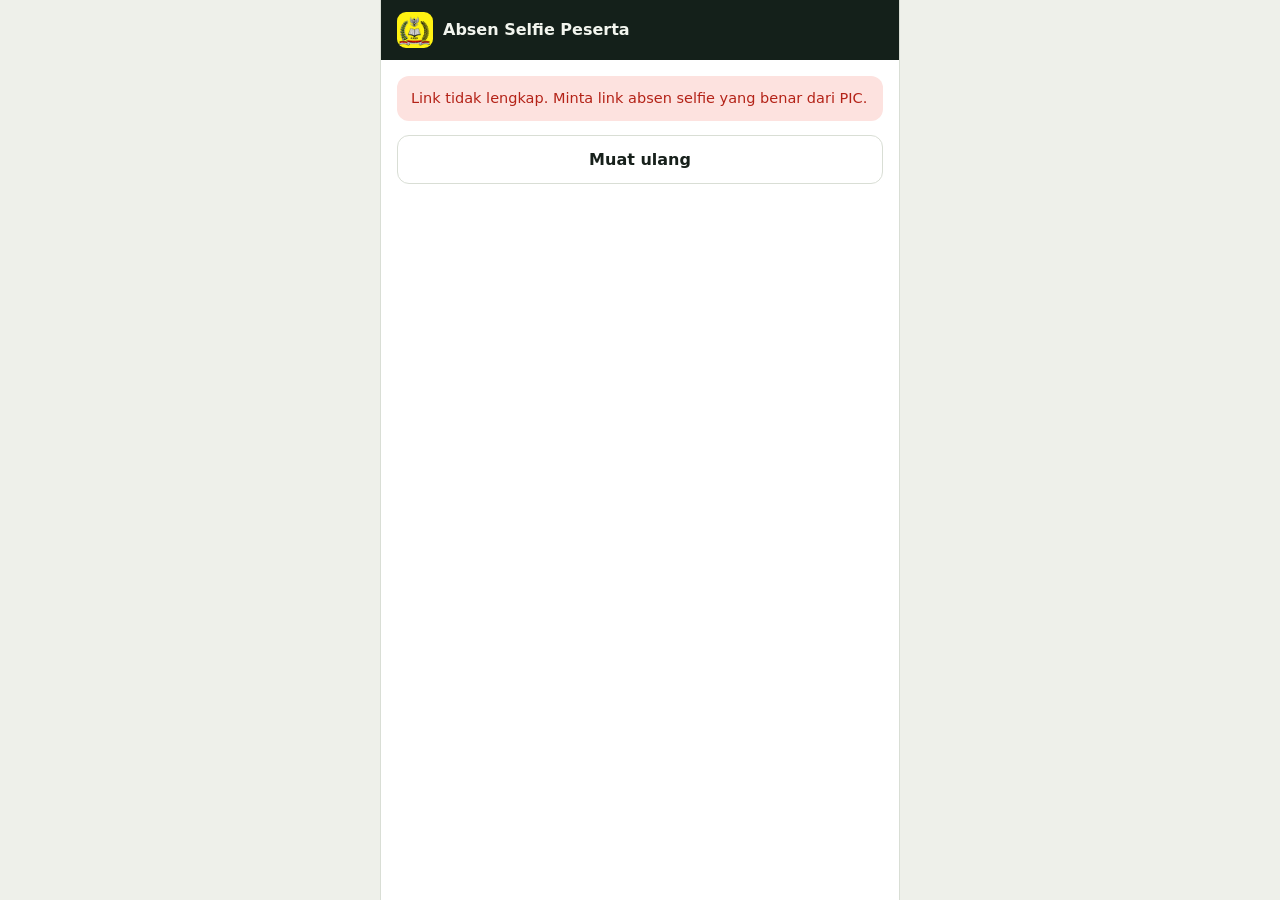
<file: selfie/index.html>
<!doctype html>
<html lang="id">
<head>
<script>/* buka lewat https: penyimpanan browser http & https terpisah (koneksi Drive tidak terbaca di http) */if(location.protocol==='http:'&&/(^|\.)ruangk3\.com$/.test(location.hostname))location.replace('https://'+location.host+location.pathname+location.search+location.hash);</script>
<meta charset="utf-8">
<meta name="viewport" content="width=device-width,initial-scale=1,viewport-fit=cover">
<meta name="robots" content="noindex,nofollow">
<title>Absen Selfie Peserta</title>
<script src="/maint.js?v=3" data-page="link" defer></script>
<meta name="theme-color" content="#14201a">
<link rel="icon" href="../pic/icons/icon-192.png">
<style>
:root{
  --bg:#eef0ea; --surface:#fff; --surface-2:#f6f7f2; --ink:#17201b; --muted:#5b665e; --line:#d9ded5;
  --brand:#f6c800; --brand-ink:#1e1a00; --chrome:#14201a; --chrome-ink:#f2f5ee; --chrome-muted:#a9b6ac;
  --ok:#14804a; --ok-soft:#dcf2e5; --bad:#b42318; --bad-soft:#fde2df; --warn:#a85a05; --warn-soft:#fdebcf; --focus:#1d4ed8;
}
@media (prefers-color-scheme:dark){:root:not([data-theme=light]){
  --bg:#0d120f; --surface:#161d18; --surface-2:#1c2520; --ink:#eef1ec; --muted:#9aa69d; --line:#2b362e; --chrome:#0a0f0c;
  --ok:#4ade80; --ok-soft:#10301d; --bad:#f87171; --bad-soft:#3b1512; --warn:#fbbf24; --warn-soft:#3a2a08; --focus:#7aa2ff; color-scheme:dark}}
*{box-sizing:border-box}
html,body{margin:0;height:100%}
body{background:var(--bg);color:var(--ink);font:16px/1.45 system-ui,-apple-system,"Segoe UI",Roboto,sans-serif;-webkit-text-size-adjust:100%}
button,input{font:inherit;color:inherit}
button{cursor:pointer}
:focus-visible{outline:2px solid var(--focus);outline-offset:2px}
#app{min-height:100%;max-width:520px;margin:0 auto;background:var(--surface);display:flex;flex-direction:column}
@media (min-width:560px){#app{border-inline:1px solid var(--line)}}
.bar{background:var(--chrome);color:var(--chrome-ink);padding:12px 16px;padding-top:calc(12px + env(safe-area-inset-top,0px));display:flex;gap:10px;align-items:center}
.bar img{width:36px;height:36px;border-radius:9px;flex:none}
.bar b{display:block;font-size:16px;line-height:1.2}
.bar small{display:block;color:var(--chrome-muted);font-size:12px}
main{flex:1;display:flex;flex-direction:column;gap:14px;padding:16px;padding-bottom:calc(16px + env(safe-area-inset-bottom,0px))}
h1,h2{margin:0;line-height:1.2}
h2{font-size:20px}
.card{border:1px solid var(--line);border-radius:14px;padding:14px;background:var(--surface-2);display:grid;gap:6px}
.card h1{font-size:18px}
.meta{display:flex;flex-wrap:wrap;gap:4px 12px;color:var(--muted);font-size:13.5px}
.pill{display:inline-block;padding:3px 11px;border-radius:99px;font-weight:700;font-size:13px;background:var(--brand);color:var(--brand-ink);justify-self:start}
.pill.siang{background:#7dd3fc;color:#0c2a3a}
.search{width:100%;border:1px solid var(--line);border-radius:12px;padding:12px 14px;min-height:48px;background:var(--surface)}
.names{display:grid;gap:8px;list-style:none;margin:0;padding:0}
.nm{width:100%;text-align:left;border:1px solid var(--line);border-radius:12px;background:var(--surface);padding:12px 14px;display:grid;grid-template-columns:1fr auto;gap:2px 10px;align-items:center;min-height:56px}
.nm:active{background:var(--surface-2)}
.nm b{font-size:16px}
.nm small{grid-column:1;color:var(--muted);font-size:13px}
.nm .ok{grid-column:2;grid-row:1/3;color:var(--ok);font-weight:700;font-size:13px;background:var(--ok-soft);border-radius:99px;padding:3px 10px}
.nm[disabled]{opacity:.65;cursor:not-allowed}
.btn{border:1px solid var(--line);background:var(--surface);border-radius:12px;padding:12px 16px;font-weight:700;min-height:48px;width:100%}
.btn.pri{background:var(--brand);border-color:var(--brand);color:var(--brand-ink)}
.btn.bad{color:var(--bad)}
.btn[disabled]{opacity:.55;cursor:not-allowed}
.row{display:grid;gap:10px}
.row.two{grid-template-columns:1fr 1fr}
.note{border-radius:12px;padding:12px 14px;font-size:14.5px}
.note.err{background:var(--bad-soft);color:var(--bad)}
.note.warn{background:var(--warn-soft);color:var(--warn)}
.note.okk{background:var(--ok-soft);color:var(--ok)}
.empty{color:var(--muted);text-align:center;padding:22px 8px}
.pill.dar{background:var(--bad-soft);color:var(--bad);align-self:flex-start;justify-self:start}
.nm .dl{grid-column:1/3;display:flex;flex-wrap:wrap;gap:5px;align-items:center;color:var(--muted);font-size:12.5px;margin-top:3px}.nm .dl span{background:var(--warn-soft);color:var(--warn);border-radius:99px;padding:1px 9px;font-weight:700}
.thumbs{display:grid;grid-template-columns:1fr 1fr;gap:8px;margin:0}.thumbs figure{margin:0;position:relative;aspect-ratio:3/4;border-radius:12px;overflow:hidden;background:#000}.thumbs img{width:100%;height:100%;object-fit:cover;display:block}.thumbs figcaption{position:absolute;top:6px;left:6px;background:rgba(0,0,0,.65);color:#fff;border-radius:99px;padding:1px 9px;font-size:12px;font-weight:700}
.btn.dar{color:var(--bad);border-color:var(--bad)}
.dlist{display:flex;flex-wrap:wrap;gap:6px}
.dlist span{background:var(--warn-soft);color:var(--warn);border-radius:99px;padding:2px 10px;font-size:13px;font-weight:600}
.cam{position:relative;background:#000;border-radius:14px;overflow:hidden;aspect-ratio:3/4;width:100%}
.cam video,.cam img,.cam canvas{position:absolute;inset:0;width:100%;height:100%;object-fit:cover;display:block}
.cam video{transform:scaleX(-1)}
.cam .hint{position:absolute;left:0;right:0;bottom:10px;text-align:center;color:#fff;font-size:13px;text-shadow:0 1px 3px #000}
.who{display:grid;gap:2px}
.who b{font-size:18px}.who span{color:var(--muted)}
.spin{width:34px;height:34px;border:4px solid var(--line);border-top-color:var(--brand);border-radius:50%;animation:sp 1s linear infinite;margin:30px auto}
@keyframes sp{to{transform:rotate(360deg)}}
@media (prefers-reduced-motion:reduce){.spin{animation:none}}
.big{font-size:56px;text-align:center;line-height:1}
.center{text-align:center}
[hidden]{display:none!important}
</style>
</head>
<body>
<div id="app">
  <header class="bar"><img src="../pic/icons/icon-192.png" alt=""><div><b>Absen Selfie Peserta</b><small id="barSub">Memuat…</small></div></header>
  <main id="main"><div class="spin" role="status" aria-label="Memuat"></div></main>
</div>
<script type="module">
const $ = s => document.querySelector(s);
const esc = s => String(s == null ? "" : s).replace(/[&<>"']/g, c => ({ "&": "&amp;", "<": "&lt;", ">": "&gt;", '"': "&quot;", "'": "&#39;" }[c]));
const QS = new URLSearchParams(location.search), KID = (QS.get("k") || "").trim();
const ZONA = { WIB: 7, WITA: 8, WIT: 9 };
const HARI = ["Minggu", "Senin", "Selasa", "Rabu", "Kamis", "Jumat", "Sabtu"], BLN = ["Januari", "Februari", "Maret", "April", "Mei", "Juni", "Juli", "Agustus", "September", "Oktober", "November", "Desember"];
const p2 = n => String(n).padStart(2, "0");
/* tempat + kota tanpa pengulangan (mis. tempat "Morowali" & kota "Morowali" -> "Morowali") */
const lokasi = (t, k) => { t = String(t || "").trim(); k = String(k || "").trim(); return [t, k && !t.toLowerCase().includes(k.toLowerCase()) ? k : ""].filter(Boolean).join(", "); };

/* ---------- akses data (Firebase; bisa digantikan window.__SF_FB untuk uji) ---------- */
async function backend() {
  if (window.__SF_FB) return window.__SF_FB;
  const V = "https://www.gstatic.com/firebasejs/11.6.1/", ROOT = "artifacts/k3-kebakaran-app-v5/public/data";
  const [a, au, d] = await Promise.all([import(V + "firebase-app.js"), import(V + "firebase-auth.js"), import(V + "firebase-database.js")]);
  const app = a.initializeApp({ apiKey: "AIzaSyA2ow2lR4Z3lX7zBcZC5Xg3eWlDm7KNAAg", authDomain: "portal-k3-bidang-kebakaran.firebaseapp.com", databaseURL: "https://portal-k3-bidang-kebakaran-default-rtdb.asia-southeast1.firebasedatabase.app", projectId: "portal-k3-bidang-kebakaran", appId: "1:497833559757:web:01c2de15cd5f56dbb18b84" }, "selfie");
  const auth = au.getAuth(app), db = d.getDatabase(app), R = p => d.ref(db, `${ROOT}/${p}`);
  const to = (pr, ms, m) => { let t; return Promise.race([pr, new Promise((_, rj) => { t = setTimeout(() => rj(new Error(m || "Koneksi terlalu lambat.")), ms); })]).finally(() => clearTimeout(t)); };
  await to(au.signInAnonymously(auth), 20000, "Tidak bisa terhubung. Cek internet lalu muat ulang halaman.");
  return {
    info: async k => (await to(d.get(R(`dh_selfie/${k}`)), 20000)).val(),
    status: async k => (await to(d.get(R(`dh_selfie_st/${k}`)), 20000)).val() || {},
    has: async (k, key) => (await to(d.get(R(`dh_selfie_st/${k}/${key}`)), 15000)).val() != null,
    offset: () => to(new Promise(res => d.onValue(d.ref(db, ".info/serverTimeOffset"), s => res(+s.val() || 0), () => res(0), { onlyOnce: true })), 3000).catch(() => 0),
    async put(k, key, url) { await to(d.set(R(`dh_selfie_foto/${k}/${key}`), url), 90000, "Pengiriman terlalu lambat."); await to(d.set(R(`dh_selfie_st/${k}/${key}`), d.serverTimestamp()), 30000); },
  };
}

/* ---------- waktu mengikuti zona kegiatan (bukan zona HP) ---------- */
let OFF = 0;
/* Waktu setempat: jam server (anti jam HP salah) + zona waktu HP bila WIB/WITA/WIT; selain itu zona kegiatan. */
const zonaHP = () => { const m = -new Date().getTimezoneOffset(); return m === 420 ? "WIB" : m === 480 ? "WITA" : m === 540 ? "WIT" : ""; };
const nowZ = zona => { const zn = zonaHP() || (ZONA[zona] ? zona : "WIB"), t = new Date(Date.now() + OFF + ZONA[zn] * 3600e3); return { zn, iso: `${t.getUTCFullYear()}-${p2(t.getUTCMonth() + 1)}-${p2(t.getUTCDate())}`, h: t.getUTCHours(), m: t.getUTCMinutes(), dow: t.getUTCDay(), d: t.getUTCDate(), mo: t.getUTCMonth(), y: t.getUTCFullYear() }; };
const tglPanjang = iso => { const [y, m, d] = iso.split("-").map(Number), w = new Date(Date.UTC(y, m - 1, d)).getUTCDay(); return `${HARI[w]}, ${d} ${BLN[m - 1]} ${y}`; };
const sesiOf = z => (z.h < 12 ? "p" : "s");
const sesiNama = s => (s === "p" ? "Pagi" : "Siang");

/* ---------- state ---------- */
let FB = null, INFO = null, ST = {}, CHOSEN = null, SHOT = null, STREAM = null, busy = false, SCREEN = "", LASTKEY = "", DR = QS.get("darurat") === "1";
const main = $("#main");
const show = (html, scr) => { SCREEN = scr || ""; main.innerHTML = html; };
const fail = (msg, extra) => { $("#barSub").textContent = ""; show(`<div class="note err">${esc(msg)}</div>${extra || ""}<button class="btn" id="reload">Muat ulang</button>`); const b = $("#reload"); if (b) b.onclick = () => location.reload(); };

async function boot() {
  if (!KID) return fail("Link tidak lengkap. Minta link absen selfie yang benar dari PIC.");
  try { FB = await backend(); } catch (e) { return fail(e.message || "Tidak bisa terhubung."); }
  try { [INFO, OFF] = await Promise.all([FB.info(KID), FB.offset()]); } catch (e) { return fail(/permission/i.test(e.message || "") ? "Absen selfie belum bisa dibuka (akses ditolak). Hubungi PIC." : (e.message || "Gagal memuat data.")); }
  if (!INFO || !Array.isArray(INFO.peserta)) return fail("Absen selfie untuk kegiatan ini belum aktif atau link tidak berlaku. Hubungi PIC.");
  $("#barSub").textContent = INFO.nama || "";
  await refreshSt(); list();
}
async function refreshSt() { try { ST = await FB.status(KID); } catch (_) { /* pakai data terakhir */ } }
/* Daftar nama + status selfie dibaca ulang dari server (PIC bisa menambah/mengubah peserta saat halaman ini masih terbuka). Info kosong / gagal baca = pakai yang lama. */
async function refreshAll() {
  try { const i = await FB.info(KID); if (i && Array.isArray(i.peserta)) INFO = i; } catch (_) { /* pakai data terakhir */ }
  await refreshSt();
}
const sigData = () => JSON.stringify([INFO && INFO.peserta, INFO && INFO.tgl, ST]);
const onList = () => SCREEN === "list" || SCREEN === "off" || SCREEN === "dlist";
function segarkan() { // berkala: bila daftar nama / status berubah, tampilan daftar diperbarui (tanpa mengganggu yang sedang memilih nama atau memotret)
  if (!INFO || !FB || busy || CHOSEN || !onList() || document.hidden) return;
  const before = sigData(); refreshAll().then(() => { if (!CHOSEN && !busy && onList() && sigData() !== before) { const q = $("#q"); list(q ? q.value : ""); if (q) { const q2 = $("#q"); if (q2) { q2.focus(); try { q2.setSelectionRange(q2.value.length, q2.value.length); } catch (_) { } } } } });
}
setInterval(segarkan, 30000);

/* ---------- daftar nama ---------- */
function ctx() {
  const z = nowZ(INFO.zona), tgl = Array.isArray(INFO.tgl) ? INFO.tgl : Object.values(INFO.tgl || {}), idx = tgl.indexOf(z.iso);
  return { z, tgl, idx, ses: sesiOf(z), over: tgl.length > 0 && z.iso > tgl.slice().sort().pop() };
}
/* ---------- mode darurat: hanya setelah kegiatan selesai; satu selfie dicatat untuk semua sesi (hari x pagi/siang) yang belum diisi ---------- */
const DRon = () => DR && ctx().over;
const tglPendek = iso => { const [, m, d] = iso.split("-").map(Number); return `${d} ${BLN[m - 1].slice(0, 3)}`; };
const miss = p => { const out = []; ctx().tgl.slice().sort().forEach(d => ["p", "s"].forEach(s => { if (!ST[`${p.id}~${d}~${s}`]) out.push({ d, s, key: `${p.id}~${d}~${s}` }); })); return out; };
const missDays = p => [...new Set(miss(p).map(x => x.d))];
const missTxt = m => [...new Set(m.map(x => x.d))].map(tglPendek);
function head(c) {
  const lk = lokasi(INFO.tempat, INFO.kota), meta = lk ? `📍 ${lk}` : "";
  return `<div class="card"><h1>${esc(INFO.nama)}</h1><div class="meta"><span>${esc(tglPanjang(c.z.iso))}</span>${meta ? `<span>${esc(meta)}</span>` : ""}</div>`
    + (c.idx >= 0 ? `<span class="pill ${c.ses === "s" ? "siang" : ""}">Hari ke-${c.idx + 1} · Absen ${sesiNama(c.ses)}</span>` : "") + `</div>`;
}
function dlist(q, c) {
  const all = INFO.peserta, need = all.filter(p => miss(p).length), ps = need.filter(p => !q || (p.nama + " " + p.instansi).toLowerCase().includes(q.toLowerCase()));
  show(head(c) + `<span class="pill dar">🚨 Mode darurat</span>
    <div class="note warn">Khusus peserta yang <b>belum selfie</b> saat kegiatan berlangsung. Pilih nama Anda, ambil satu selfie, dan foto itu otomatis dicatat untuk <b>semua tanggal yang belum Anda isi</b>. Watermark tiap foto bertuliskan "ABSEN DARURAT", tanggal yang diisi, dan lokasi (Morowali, IMIP).</div>
    <div class="note ${need.length ? "warn" : "okk"}" id="prog">${need.length ? `${need.length} peserta masih ada tanggal yang belum selfie.` : "Semua peserta sudah lengkap selfie-nya."} Nama yang tidak tampil di bawah berarti sudah lengkap.</div>
    <h2>Pilih nama Anda</h2><input class="search" id="q" type="search" placeholder="Cari nama atau perusahaan" aria-label="Cari nama atau perusahaan" autocomplete="off" value="${esc(q || "")}">
    <ul class="names">${ps.map(p => `<li><button class="nm" data-id="${esc(p.id)}"><b>${esc(p.nama)}</b><small>${esc(p.instansi)}</small><span class="dl">Belum selfie tanggal:${missDays(p).map(d => `<span>${esc(tglPendek(d))}</span>`).join("")}</span></button></li>`).join("") || `<li class="empty">${need.length ? "Nama tidak ditemukan." : "Tidak ada peserta yang perlu selfie darurat."}</li>`}</ul>`, "dlist");
  const qi = $("#q"); qi.oninput = () => { const v = qi.value, pos = qi.selectionStart; list(v); const q2 = $("#q"); q2.focus(); try { q2.setSelectionRange(pos, pos); } catch (_) { } };
  main.querySelectorAll(".nm").forEach(b => { b.onclick = () => pilih(b.dataset.id); });
}
function list(q) {
  const c = ctx(); LASTKEY = c.z.iso + c.ses;
  if (DR && c.over) return dlist(q, c);
  if (c.idx < 0) {
    const awal = c.tgl.length && c.z.iso < c.tgl[0], akhir = c.tgl.length && c.z.iso > c.tgl[c.tgl.length - 1];
    show(head(c) + `<div class="note warn">${awal ? "Kegiatan belum dimulai." : akhir ? "Kegiatan sudah selesai." : "Hari ini bukan hari kegiatan."} Absen selfie hanya bisa dilakukan pada hari kegiatan.</div>`
      + `<div class="meta">Jadwal: ${esc(c.tgl.map(tglPanjang).join(" · "))}</div><button class="btn" id="reload">Periksa lagi</button>`
      + (akhir ? `<div class="note warn">Belum sempat selfie? Tekan tombol darurat di bawah. Selfie Anda akan dicatat untuk hari/sesi kegiatan yang belum Anda isi.</div><button class="btn dar" id="dar">🚨 Darurat: saya belum selfie</button>` : ""), "off");
    $("#reload").onclick = () => location.reload(); const db = $("#dar"); if (db) db.onclick = () => { DR = true; list(); }; return;
  }
  const done = id => !!ST[`${id}~${c.z.iso}~${c.ses}`];
  const ps = INFO.peserta.filter(p => !q || (p.nama + " " + p.instansi).toLowerCase().includes(q.toLowerCase()));
  const n = INFO.peserta.filter(p => done(p.id)).length;
  show(head(c) + `<div class="note okk" id="prog">${n} dari ${INFO.peserta.length} peserta sudah absen ${sesiNama(c.ses).toLowerCase()}.</div>
    <h2>Pilih nama Anda</h2><input class="search" id="q" type="search" placeholder="Cari nama atau perusahaan" aria-label="Cari nama atau perusahaan" autocomplete="off" value="${esc(q || "")}">
    <ul class="names">${ps.map(p => `<li><button class="nm" data-id="${esc(p.id)}"${done(p.id) ? " disabled" : ""}><b>${esc(p.nama)}</b><small>${esc(p.instansi)}</small>${done(p.id) ? `<span class="ok">✓ Sudah absen</span>` : ""}</button></li>`).join("") || `<li class="empty">${INFO.peserta.length ? "Nama tidak ditemukan." : "Belum ada peserta di kegiatan ini."}</li>`}</ul>`, "list");
  const qi = $("#q"); qi.oninput = () => { const v = qi.value, pos = qi.selectionStart; list(v); const q2 = $("#q"); q2.focus(); try { q2.setSelectionRange(pos, pos); } catch (_) { } };
  main.querySelectorAll(".nm").forEach(b => { b.onclick = () => pilih(b.dataset.id); });
}

/* ---------- pilih nama -> kamera ---------- */
function pilih(id) {
  CHOSEN = INFO.peserta.find(p => p.id === id); if (!CHOSEN) return;
  SHOT = null; konfirmasi();
}
function konfirmasi() {
  const c = ctx(), dr = DRon(), M = dr ? miss(CHOSEN) : [];
  show(head(c) + `<div class="who"><span>Anda memilih:</span><b>${esc(CHOSEN.nama)}</b><span>${esc(CHOSEN.instansi)}</span></div>
    <div class="note warn">Bukan nama Anda? Tekan <b>Kembali</b>. ${dr ? "Selfie hanya bisa dikirim <b>satu kali</b>." : "Selfie hanya bisa dikirim <b>satu kali</b> untuk tiap sesi (pagi / siang)."} Wajah harus terlihat jelas.</div>
    ${dr ? `<div class="note warn">🚨 Mode darurat. Selfie ini akan dicatat untuk <b>${missDays(CHOSEN).length} tanggal</b> yang belum Anda isi:<div class="dlist" style="margin-top:6px">${missTxt(M).map(t => `<span>${esc(t)}</span>`).join("")}</div></div>` : ""}
    <div class="row two"><button class="btn" id="back">Kembali</button><button class="btn pri" id="go">📸 Buka kamera</button></div>`);
  $("#back").onclick = () => { CHOSEN = null; list(); };
  $("#go").onclick = bukaKamera;
}
async function stopCam() { if (STREAM) { STREAM.getTracks().forEach(t => t.stop()); STREAM = null; } }
async function bukaKamera() {
  const c = ctx();
  show(head(c) + `<div class="who"><b>${esc(CHOSEN.nama)}</b><span>${esc(CHOSEN.instansi)}</span></div>
    <div class="cam" id="cam"><video id="vid" playsinline muted autoplay></video><div class="hint">Hadapkan wajah ke kamera depan</div></div>
    <div id="camMsg"></div>
    <div class="row two"><button class="btn" id="back">Batal</button><button class="btn pri" id="snap" disabled>📸 Ambil foto</button></div>
    <label class="btn" id="fbWrap" hidden style="display:none;text-align:center">Buka kamera bawaan HP<input id="fbFile" type="file" accept="image/*" capture="user" hidden></label>`);
  $("#back").onclick = async () => { await stopCam(); CHOSEN = null; list(); };
  const useFile = (why) => { $("#camMsg").innerHTML = `<div class="note warn">${esc(why)}</div>`; const w = $("#fbWrap"); w.hidden = false; w.style.display = "block"; $("#cam").style.display = "none"; $("#snap").style.display = "none"; };
  $("#fbFile").onchange = async e => { const f = e.target.files && e.target.files[0]; if (!f) return; try { const img = await new Promise((res, rej) => { const u = URL.createObjectURL(f), i = new Image(); i.onload = () => { URL.revokeObjectURL(u); res(i); }; i.onerror = rej; i.src = u; }); await ambil(img, img.naturalWidth, img.naturalHeight, false); } catch (_) { useFile("Foto tidak bisa dibaca. Coba lagi."); } };
  if (!navigator.mediaDevices || !navigator.mediaDevices.getUserMedia) return useFile("Kamera langsung tidak tersedia di browser ini. Gunakan kamera bawaan HP.");
  try {
    STREAM = await navigator.mediaDevices.getUserMedia({ video: { facingMode: "user", width: { ideal: 1280 }, height: { ideal: 1280 } }, audio: false });
    const v = $("#vid"); v.srcObject = STREAM; await v.play().catch(() => { });
    $("#snap").disabled = false;
    $("#snap").onclick = async () => { const v2 = $("#vid"); if (!v2.videoWidth) { toastMsg("Kamera belum siap, tunggu sebentar."); return; } await ambil(v2, v2.videoWidth, v2.videoHeight, true); }; // kamera depan: hasil di-flip horizontal (sama seperti pratinjau cermin); watermark tetap terbaca normal
  } catch (e) { useFile(/denied|permission|notallowed/i.test(String(e && (e.name + e.message))) ? "Izin kamera ditolak. Izinkan kamera di pengaturan browser, atau gunakan kamera bawaan HP." : "Kamera tidak bisa dibuka. Gunakan kamera bawaan HP."); }
}
function toastMsg(m) { const el = $("#camMsg"); if (el) el.innerHTML = `<div class="note warn">${esc(m)}</div>`; }

/* ---------- ambil gambar + watermark ---------- */
function wrap(ctx2, text, maxW) { const w = String(text || "").split(/\s+/), out = []; let cur = ""; w.forEach(x => { const t = cur ? cur + " " + x : x; if (ctx2.measureText(t).width > maxW && cur) { out.push(cur); cur = x; } else cur = t; }); if (cur) out.push(cur); return out; }
/* watermark pada salinan foto: nama, perusahaan, keterangan waktu, lokasi */
function pasangWm(base, when, lok) {
  const W = base.width, H = base.height, cv = document.createElement("canvas"); cv.width = W; cv.height = H;
  const g = cv.getContext("2d"); g.drawImage(base, 0, 0);
  const px = Math.round(W * 0.042), pad = Math.round(W * 0.035), lines = [];
  g.font = `700 ${Math.round(px * 1.15)}px system-ui,Arial,sans-serif`; wrap(g, CHOSEN.nama, W - pad * 2).slice(0, 2).forEach(t => lines.push([t, 700, 1.15]));
  g.font = `500 ${px}px system-ui,Arial,sans-serif`; wrap(g, CHOSEN.instansi, W - pad * 2).slice(0, 2).forEach(t => lines.push([t, 500, 1]));
  g.font = `500 ${Math.round(px * 0.92)}px system-ui,Arial,sans-serif`;
  wrap(g, when, W - pad * 2).slice(0, 2).forEach(t => lines.push([t, 500, 0.92]));
  if (lok) { g.font = `500 ${Math.round(px * 0.92)}px system-ui,Arial,sans-serif`; wrap(g, "📍 " + lok, W - pad * 2).slice(0, 2).forEach(t => lines.push([t, 500, 0.92])); }
  const lh = l => Math.round(px * l[2] * 1.28), total = lines.reduce((s, l) => s + lh(l), 0) + pad * 1.4, y0 = H - total;
  const gr = g.createLinearGradient(0, y0 - px, 0, H); gr.addColorStop(0, "rgba(0,0,0,0)"); gr.addColorStop(0.28, "rgba(0,0,0,.62)"); gr.addColorStop(1, "rgba(0,0,0,.82)");
  g.fillStyle = gr; g.fillRect(0, y0 - px, W, total + px);
  let y = y0 + pad * 0.7; g.textBaseline = "top"; g.shadowColor = "rgba(0,0,0,.7)"; g.shadowBlur = 4;
  lines.forEach(l => { g.font = `${l[1]} ${Math.round(px * l[2])}px system-ui,Arial,sans-serif`; g.fillStyle = "#fff"; g.fillText(l[0], pad, y); y += lh(l); });
  return cv.toDataURL("image/jpeg", 0.72);
}
const LOK_DARURAT = "Morowali, IMIP"; /* lokasi baku untuk foto selfie darurat */
async function ambil(src, sw, sh, mirror) {
  const z = nowZ(INFO.zona), ses = sesiOf(z), dr = DRon(), W = 600, H = 800, base = document.createElement("canvas"); base.width = W; base.height = H;
  const g = base.getContext("2d"), r = Math.max(W / sw, H / sh), dw = sw * r, dh = sh * r;
  g.fillStyle = "#000"; g.fillRect(0, 0, W, H);
  if (mirror) { g.save(); g.translate(W, 0); g.scale(-1, 1); }
  g.drawImage(src, (W - dw) / 2, (H - dh) / 2, dw, dh);
  if (mirror) g.restore();
  await stopCam();
  if (dr) { /* satu foto -> satu salinan per tanggal yang belum selfie; watermark: nama, perusahaan, "ABSEN DARURAT" + tanggal itu, lokasi baku */
    const urls = {}; missDays(CHOSEN).forEach(d => { urls[d] = pasangWm(base, `ABSEN DARURAT · ${tglPanjang(d)}`, LOK_DARURAT); });
    SHOT = { urls, dr, ses, iso: z.iso };
  } else SHOT = { url: pasangWm(base, `${tglPanjang(z.iso)} · ${p2(z.h)}:${p2(z.m)} ${z.zn} · Absen ${sesiNama(ses)}`, lokasi(INFO.tempat, INFO.kota)), ses, iso: z.iso, dr };
  preview();
}
function preview() {
  const c = ctx();
  show(head(c) + `<div class="who"><b>${esc(CHOSEN.nama)}</b><span>${esc(CHOSEN.instansi)}</span></div>
    ${SHOT.urls ? `<div class="note warn">🚨 Foto ini dicatat untuk ${Object.keys(SHOT.urls).length} tanggal. Watermark di tiap foto mengikuti tanggalnya.</div><div class="thumbs">${Object.keys(SHOT.urls).map(d => `<figure><img src="${SHOT.urls[d]}" alt="Selfie ${esc(tglPendek(d))}"><figcaption>${esc(tglPendek(d))}</figcaption></figure>`).join("")}</div>` : `<div class="cam"><img src="${SHOT.url}" alt="Hasil selfie"></div>`}<div id="sendMsg"></div>
    <div class="row two"><button class="btn" id="again">Ulangi foto</button><button class="btn pri" id="send">✓ Kirim absen</button></div>`);
  $("#again").onclick = bukaKamera; $("#send").onclick = kirim;
}

/* ---------- kirim ---------- */
async function kirim() {
  if (busy) return; busy = true;
  const b = $("#send"), a = $("#again"), msg = $("#sendMsg"); b.disabled = a.disabled = true; b.textContent = "Mengirim…"; msg.innerHTML = "";
  const key = `${CHOSEN.id}~${SHOT.iso}~${SHOT.ses}`, dr = DRon();
  try {
    if (dr) {
      const slots = [];
      for (const x of miss(CHOSEN)) { if (FB.has && await FB.has(KID, x.key)) ST[x.key] = ST[x.key] || 1; else slots.push(x); }
      if (!slots.length) throw Object.assign(new Error("dup"), { dup: true });
      let n = 0; for (const x of slots) { b.textContent = `Mengirim… (${++n}/${slots.length})`; await FB.put(KID, x.key, SHOT.urls[x.d] || Object.values(SHOT.urls)[0]); ST[x.key] = Date.now(); }
      return selesai(slots);
    }
    if (ST[key] || (FB.has && await FB.has(KID, key))) throw Object.assign(new Error("dup"), { dup: true });
    await FB.put(KID, key, SHOT.url);
    ST[key] = Date.now();
    selesai();
  } catch (e) {
    const dup = e && (e.dup || /permission/i.test(e.message || ""));
    msg.innerHTML = `<div class="note err">${dup ? (dr ? "Semua sesi Anda sudah tercatat absen." : "Nama ini sudah tercatat absen untuk sesi ini.") + " Jika foto sebelumnya salah, minta PIC menghapusnya agar Anda bisa mengulang." : "Gagal mengirim: " + esc((e && e.message) || "cek internet") + ". Foto Anda masih tersimpan, tekan Kirim lagi."}</div>`;
    b.disabled = a.disabled = false; b.textContent = dup ? "Kembali ke daftar" : "✓ Kirim lagi";
    if (dup) { b.onclick = () => { CHOSEN = null; SHOT = null; list(); }; a.hidden = true; }
  } finally { busy = false; }
}
function selesai(slots) {
  show(`<div class="big">✅</div><h2 class="center">${slots ? "Absen darurat berhasil" : "Absen " + esc(sesiNama(SHOT.ses).toLowerCase()) + " berhasil"}</h2>${slots ? `<div class="note okk center">Dicatat untuk ${missTxt(slots).length} tanggal: ${esc(missTxt(slots).join(" · "))}</div>` : ""}
    <div class="who center"><b>${esc(CHOSEN.nama)}</b><span>${esc(CHOSEN.instansi)}</span></div>
    ${slots ? `<div class="thumbs">${[...new Set(slots.map(x => x.d))].map(d => `<figure><img src="${SHOT.urls[d]}" alt="Selfie ${esc(tglPendek(d))}"><figcaption>${esc(tglPendek(d))}</figcaption></figure>`).join("")}</div>` : `<div class="cam"><img src="${SHOT.url}" alt="Selfie terkirim"></div>`}
    <button class="btn pri" id="done">Selesai</button>`);
  $("#done").onclick = () => { CHOSEN = null; SHOT = null; list(); };
}
/* Hari / sesi (pagi-siang) berubah saat halaman masih terbuka: perbarui otomatis */
function tick() {
  if (!INFO) return; const c = ctx(), key = c.z.iso + c.ses; if (key === LASTKEY) return; const first = !LASTKEY; LASTKEY = key; if (first) return;
  if (SCREEN === "list" || SCREEN === "off" || SCREEN === "dlist") refreshAll().then(() => { if (SCREEN === "list" || SCREEN === "off" || SCREEN === "dlist") list(($("#q") || {}).value); });
  else { const pl = main.querySelector(".pill"); if (pl) { pl.textContent = `Hari ke-${c.idx + 1} · Absen ${sesiNama(c.ses)}`; pl.classList.toggle("siang", c.ses === "s"); } }
}
setInterval(tick, 10000); window.__sfTick = tick;
document.addEventListener("visibilitychange", () => { if (!document.hidden && !CHOSEN && FB && INFO) refreshAll().then(() => { if (!CHOSEN) list(($("#q") || {}).value); }); });
boot();
</script>
</body>
</html>
</file>
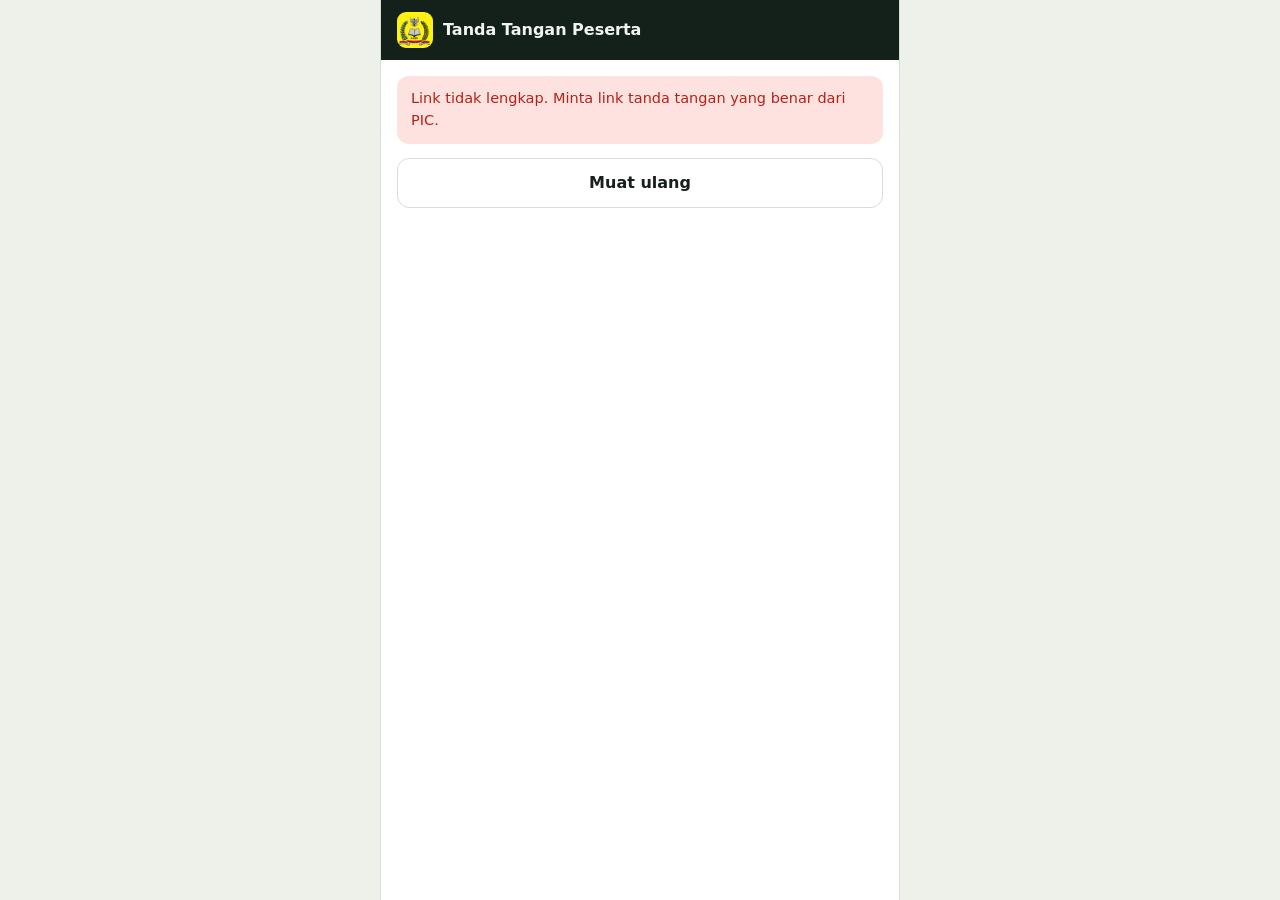
<file: ttd/index.html>
<!doctype html>
<html lang="id">
<head>
<script>/* buka lewat https: penyimpanan browser http & https terpisah (koneksi Drive tidak terbaca di http) */if(location.protocol==='http:'&&/(^|\.)ruangk3\.com$/.test(location.hostname))location.replace('https://'+location.host+location.pathname+location.search+location.hash);</script>
<meta charset="utf-8">
<meta name="viewport" content="width=device-width,initial-scale=1,viewport-fit=cover">
<meta name="robots" content="noindex,nofollow">
<title>Tanda Tangan Peserta</title>
<script src="/maint.js?v=3" data-page="link" defer></script>
<meta name="theme-color" content="#14201a">
<link rel="icon" href="../pic/icons/icon-192.png">
<style>
:root{
  --bg:#eef0ea; --surface:#fff; --surface-2:#f6f7f2; --ink:#17201b; --muted:#5b665e; --line:#d9ded5;
  --brand:#f6c800; --brand-ink:#1e1a00; --chrome:#14201a; --chrome-ink:#f2f5ee; --chrome-muted:#a9b6ac;
  --ok:#14804a; --ok-soft:#dcf2e5; --bad:#b42318; --bad-soft:#fde2df; --warn:#a85a05; --warn-soft:#fdebcf; --focus:#1d4ed8;
  --padbg:#fcfcf8; --padink:#14233a;
}
@media (prefers-color-scheme:dark){:root:not([data-theme=light]){
  --bg:#0d120f; --surface:#161d18; --surface-2:#1c2520; --ink:#eef1ec; --muted:#9aa69d; --line:#2b362e; --chrome:#0a0f0c;
  --ok:#4ade80; --ok-soft:#10301d; --bad:#f87171; --bad-soft:#3b1512; --warn:#fbbf24; --warn-soft:#3a2a08; --focus:#7aa2ff; --padbg:#f4f4ee; color-scheme:dark}}
*{box-sizing:border-box}
html,body{margin:0;height:100%}
body{background:var(--bg);color:var(--ink);font:16px/1.5 system-ui,-apple-system,"Segoe UI",Roboto,sans-serif;-webkit-text-size-adjust:100%}
button{font:inherit;color:inherit;cursor:pointer}
:focus-visible{outline:2px solid var(--focus);outline-offset:2px}
#app{min-height:100%;max-width:520px;margin:0 auto;background:var(--surface);display:flex;flex-direction:column}
@media (min-width:560px){#app{border-inline:1px solid var(--line)}}
.bar{background:var(--chrome);color:var(--chrome-ink);padding:12px 16px;padding-top:calc(12px + env(safe-area-inset-top,0px));display:flex;gap:10px;align-items:center}
.bar img{width:36px;height:36px;border-radius:9px;flex:none}
.bar b{display:block;font-size:16px;line-height:1.2}
.bar small{display:block;color:var(--chrome-muted);font-size:12px}
main{flex:1;display:flex;flex-direction:column;gap:14px;padding:16px;padding-bottom:calc(16px + env(safe-area-inset-bottom,0px))}
h2{margin:0;font-size:20px;line-height:1.25}
.hello{display:grid;gap:8px;font-size:17px;line-height:1.55}
.hello p{margin:0}
.hello .nm{font-size:20px;font-weight:800;line-height:1.3;overflow-wrap:anywhere}
.card{border:1px solid var(--line);border-radius:14px;padding:4px 14px;background:var(--surface-2);display:grid}
.kv{display:grid;grid-template-columns:96px 1fr;gap:2px 10px;padding:9px 0;border-bottom:1px solid var(--line);font-size:14.5px}
.kv:last-child{border-bottom:0}
.kv span{color:var(--muted)}
.kv b{font-weight:600;overflow-wrap:anywhere}
.padwrap{display:grid;gap:6px}
.padwrap label{font-weight:700}
.pad{width:100%;aspect-ratio:5/2;border:2px dashed var(--line);border-radius:14px;background:var(--padbg);touch-action:none;display:block;cursor:crosshair}
.pad.ink{border-style:solid;border-color:var(--padink)}
.btn{border:1px solid var(--line);background:var(--surface);border-radius:12px;padding:12px 16px;font-weight:700;min-height:48px;width:100%}
.btn.pri{background:var(--brand);border-color:var(--brand);color:var(--brand-ink)}
.btn[disabled]{opacity:.55;cursor:not-allowed}
.row{display:grid;gap:10px}
.row.two{grid-template-columns:1fr 1fr}
.note{border-radius:12px;padding:12px 14px;font-size:14.5px}
.note.err{background:var(--bad-soft);color:var(--bad)}
.note.warn{background:var(--warn-soft);color:var(--warn)}
.note.okk{background:var(--ok-soft);color:var(--ok)}
.hint{color:var(--muted);font-size:13.5px}
.sigshow{border:1px solid var(--line);border-radius:14px;background:var(--padbg);padding:8px;display:grid;place-items:center}
.sigshow img{max-width:100%;max-height:150px;display:block}
.spin{width:34px;height:34px;border:4px solid var(--line);border-top-color:var(--brand);border-radius:50%;animation:sp 1s linear infinite;margin:30px auto}
@keyframes sp{to{transform:rotate(360deg)}}
@media (prefers-reduced-motion:reduce){.spin{animation:none}}
.big{font-size:56px;text-align:center;line-height:1}
.center{text-align:center}
[hidden]{display:none!important}
.pill{display:inline-block;padding:3px 11px;border-radius:99px;font-weight:700;font-size:13px;background:var(--brand);color:var(--brand-ink);justify-self:start}
.meta{display:flex;flex-wrap:wrap;gap:4px 12px;color:var(--muted);font-size:13.5px}
.search{width:100%;border:1px solid var(--line);border-radius:12px;padding:12px 14px;min-height:48px;background:var(--surface)}
.names{display:grid;gap:8px;list-style:none;margin:0;padding:0}
.nmb{width:100%;text-align:left;border:1px solid var(--line);border-radius:12px;background:var(--surface);padding:12px 14px;display:grid;grid-template-columns:1fr auto;gap:2px 10px;align-items:center;min-height:56px}
.nmb:active{background:var(--surface-2)}
.nmb b{font-size:16px}
.nmb small{grid-column:1;color:var(--muted);font-size:13px}
.nmb .ok{grid-column:2;grid-row:1/3;color:var(--ok);font-weight:700;font-size:13px;background:var(--ok-soft);border-radius:99px;padding:3px 10px}
.nmb[disabled]{opacity:.65;cursor:not-allowed}
.who{display:grid;gap:2px}
.who b{font-size:18px}.who span{color:var(--muted)}
.empty{color:var(--muted);text-align:center;padding:22px 8px}
.pill.dar{background:var(--bad-soft);color:var(--bad);align-self:flex-start;justify-self:start}
.nmb .dl{grid-column:1/3;display:flex;flex-wrap:wrap;gap:5px;align-items:center;color:var(--muted);font-size:12.5px;margin-top:3px}.nmb .dl span{background:var(--warn-soft);color:var(--warn);border-radius:99px;padding:1px 9px;font-weight:700}
.btn.dar{color:var(--bad);border-color:var(--bad)}
.dlist{display:flex;flex-wrap:wrap;gap:6px}
.dlist span{background:var(--warn-soft);color:var(--warn);border-radius:99px;padding:2px 10px;font-size:13px;font-weight:600}
h2{margin:0;font-size:20px;line-height:1.2}
</style>
</head>
<body>
<div id="app">
  <header class="bar"><img src="../pic/icons/icon-192.png" alt=""><div><b>Tanda Tangan Peserta</b><small id="barSub">Memuat…</small></div></header>
  <main id="main"><div class="spin" role="status" aria-label="Memuat"></div></main>
</div>
<script type="module">
const $ = s => document.querySelector(s);
const esc = s => String(s == null ? "" : s).replace(/[&<>"']/g, c => ({ "&": "&amp;", "<": "&lt;", ">": "&gt;", '"': "&quot;", "'": "&#39;" }[c]));
const QS = new URLSearchParams(location.search), KID = (QS.get("k") || "").trim(), KL = (QS.get("kl") || "_").trim() || "_";
const ZONA = { WIB: 7, WITA: 8, WIT: 9 };
const HARI = ["Minggu", "Senin", "Selasa", "Rabu", "Kamis", "Jumat", "Sabtu"], BLN = ["Januari", "Februari", "Maret", "April", "Mei", "Juni", "Juli", "Agustus", "September", "Oktober", "November", "Desember"];
const p2 = n => String(n).padStart(2, "0");
const lokasi = (t, k) => { t = String(t || "").trim(); k = String(k || "").trim(); return [t, k && !t.toLowerCase().includes(k.toLowerCase()) ? k : ""].filter(Boolean).join(", "); };

/* ---------- akses data (Firebase; bisa digantikan window.__TP_FB untuk uji) ---------- */
async function backend() {
  if (window.__TP_FB) return window.__TP_FB;
  const V = "https://www.gstatic.com/firebasejs/11.6.1/", ROOT = "artifacts/k3-kebakaran-app-v5/public/data";
  const [a, au, d] = await Promise.all([import(V + "firebase-app.js"), import(V + "firebase-auth.js"), import(V + "firebase-database.js")]);
  const app = a.initializeApp({ apiKey: "AIzaSyA2ow2lR4Z3lX7zBcZC5Xg3eWlDm7KNAAg", authDomain: "portal-k3-bidang-kebakaran.firebaseapp.com", databaseURL: "https://portal-k3-bidang-kebakaran-default-rtdb.asia-southeast1.firebasedatabase.app", projectId: "portal-k3-bidang-kebakaran" });
  const auth = au.getAuth(app), db = d.getDatabase(app), R = p => d.ref(db, `${ROOT}/${p}`);
  const to = (pr, ms, m) => { let t; return Promise.race([pr, new Promise((_, rj) => { t = setTimeout(() => rj(new Error(m || "Koneksi terlalu lambat.")), ms); })]).finally(() => clearTimeout(t)); };
  await to(au.signInAnonymously(auth), 20000, "Tidak bisa terhubung. Cek internet lalu muat ulang halaman.");
  return {
    info: async (k, kl) => (await to(d.get(R(`dh_ttdp/${k}/${kl}`)), 20000)).val(),
    status: async (k, kl) => (await to(d.get(R(`dh_ttdp_st/${k}/${kl}`)), 20000)).val() || {},
    has: async (k, kl, key) => (await to(d.get(R(`dh_ttdp_st/${k}/${kl}/${key}`)), 15000)).val() != null,
    offset: () => to(new Promise(res => d.onValue(d.ref(db, ".info/serverTimeOffset"), s => res(+s.val() || 0), () => res(0), { onlyOnce: true })), 3000).catch(() => 0),
    async put(k, kl, key, url) { await to(d.set(R(`dh_ttdp_ttd/${k}/${kl}/${key}`), url), 60000, "Pengiriman terlalu lambat."); await to(d.set(R(`dh_ttdp_st/${k}/${kl}/${key}`), d.serverTimestamp()), 30000); },
  };
}

/* ---------- waktu: jam server + zona waktu HP (WIB/WITA/WIT), selain itu zona kegiatan ---------- */
let OFF = 0;
const zonaHP = () => { const m = -new Date().getTimezoneOffset(); return m === 420 ? "WIB" : m === 480 ? "WITA" : m === 540 ? "WIT" : ""; };
const nowZ = zona => { const zn = zonaHP() || (ZONA[zona] ? zona : "WIB"), t = new Date(Date.now() + OFF + ZONA[zn] * 3600e3); return { zn, iso: `${t.getUTCFullYear()}-${p2(t.getUTCMonth() + 1)}-${p2(t.getUTCDate())}` }; };
const tglPanjang = iso => { const m = /^(\d{4})-(\d{2})-(\d{2})/.exec(iso || ""); if (!m) return ""; const y = +m[1], mo = +m[2], d = +m[3], w = new Date(Date.UTC(y, mo - 1, d)).getUTCDay(); return `${HARI[w]}, ${d} ${BLN[mo - 1]} ${y}`; };

/* ---------- state ---------- */
let FB = null, INFO = null, ST = {}, CHOSEN = null, busy = false, INK = false, SCREEN = "", LASTDAY = "", DR = QS.get("darurat") === "1";
const main = $("#main");
const show = (html, scr) => { SCREEN = scr || ""; main.innerHTML = html; };
const fail = (msg) => { $("#barSub").textContent = ""; show(`<div class="note err">${esc(msg)}</div><button class="btn" id="reload">Muat ulang</button>`); $("#reload").onclick = () => location.reload(); };
const tglList = () => { const t = INFO && INFO.tgl; return Array.isArray(t) ? t : Object.values(t || {}); };
const pesList = () => { const p = INFO && INFO.peserta; return (Array.isArray(p) ? p : Object.values(p || {})).filter(x => x && x.id && x.nama); };
const hrOf = p => (Array.isArray(p.hr) ? p.hr : Object.values(p.hr || {}));
const sdOf = p => (Array.isArray(p.sd) ? p.sd : Object.values(p.sd || {})); /* hari yang sudah ada TTD-nya di APK PIC / website (diterbitkan aplikasi PIC) */
const sudah = (p, d) => !!ST[`${p.id}~${d}`] || sdOf(p).includes(d);

async function boot() {
  if (!KID) return fail("Link tidak lengkap. Minta link tanda tangan yang benar dari PIC.");
  try { FB = await backend(); } catch (e) { return fail(e.message || "Tidak bisa terhubung."); }
  try { [INFO, OFF] = await Promise.all([FB.info(KID, KL), FB.offset()]); }
  catch (e) { return fail(/permission/i.test(e.message || "") ? "Halaman ini belum bisa dibuka (akses ditolak). Hubungi PIC." : (e.message || "Gagal memuat data.")); }
  if (!INFO || !INFO.kegiatan) return fail("Link tanda tangan ini belum aktif atau sudah tidak berlaku. Hubungi PIC.");
  $("#barSub").textContent = INFO.kegiatan || "";
  await refreshSt(); list();
}
async function refreshSt() { try { const [st, inf] = await Promise.all([FB.status(KID, KL), FB.info(KID, KL).catch(() => null)]); ST = st; if (inf && inf.kegiatan) INFO = inf; } catch (_) { /* pakai data terakhir */ } }

/* ---------- daftar nama ---------- */
function ctx() { const z = nowZ(INFO.zona), tgl = tglList(); return { z, tgl, idx: tgl.indexOf(z.iso), over: tgl.length > 0 && z.iso > tgl.slice().sort().pop() }; }
/* ---------- mode darurat: hanya setelah kegiatan selesai; satu tanda tangan dicatat untuk semua hari yang belum diisi ---------- */
const DRon = () => DR && ctx().over;
const tglPendek = iso => { const m = /^(\d{4})-(\d{2})-(\d{2})/.exec(iso || ""); return m ? `${+m[3]} ${BLN[+m[2] - 1].slice(0, 3)}` : iso; };
const miss = p => { const t = tglList(); return [...new Set(hrOf(p).filter(d => t.includes(d) && !sudah(p, d)))].sort(); };
function head(c) {
  const lk = lokasi(INFO.tempat, INFO.kota);
  return `<div class="card" style="gap:6px;padding:14px"><div style="font-size:18px;font-weight:800;line-height:1.25">${esc(INFO.kegiatan)}</div>${INFO.kelas ? `<div class="meta"><b>${esc(INFO.kelas)}</b></div>` : ""}<div class="meta"><span>${esc(tglPanjang(c.z.iso))}</span>${lk ? `<span>📍 ${esc(lk)}</span>` : ""}</div>`
    + (c.idx >= 0 ? `<span class="pill">Hari ke-${c.idx + 1} · Tanda tangan hari ini</span>` : "") + `</div>`;
}
function dlist(q, c) {
  const all = pesList().filter(p => hrOf(p).some(d => c.tgl.includes(d))), need = all.filter(p => miss(p).length);
  const ps = need.filter(p => !q || (p.nama + " " + (p.instansi || "")).toLowerCase().includes(q.toLowerCase()));
  show(head(c) + `<span class="pill dar">🚨 Mode darurat</span>
    <div class="note warn">Khusus peserta yang <b>belum tanda tangan</b> saat kegiatan berlangsung. Pilih nama Anda, tanda tangan sekali, dan tanda tangan itu otomatis dicatat untuk <b>semua hari yang belum Anda isi</b>.</div>
    <div class="note ${need.length ? "warn" : "okk"}" id="prog">${need.length ? `${need.length} peserta masih ada tanggal yang belum tanda tangan.` : "Semua peserta sudah lengkap tanda tangannya."} Nama yang tidak tampil di bawah berarti sudah lengkap.</div>
    <h2>Pilih nama Anda</h2><input class="search" id="q" type="search" placeholder="Cari nama atau perusahaan" aria-label="Cari nama atau perusahaan" autocomplete="off" value="${esc(q || "")}">
    <ul class="names">${ps.map(p => { const m = miss(p); return `<li><button class="nmb" data-id="${esc(p.id)}"><b>${esc(p.nama)}</b><small>${esc(p.instansi || "")}</small><span class="dl">Belum TTD tanggal:${m.map(d => `<span>${esc(tglPendek(d))}</span>`).join("")}</span></button></li>`; }).join("") || `<li class="empty">${need.length ? "Tidak ada nama yang cocok." : "Tidak ada peserta yang perlu tanda tangan darurat."}</li>`}</ul>`, "dlist");
  const qi = $("#q"); qi.oninput = () => { const v = qi.value, pos = qi.selectionStart; list(v); const q2 = $("#q"); q2.focus(); try { q2.setSelectionRange(pos, pos); } catch (_) { } };
  main.querySelectorAll(".nmb").forEach(b => { b.onclick = () => pilih(b.dataset.id); });
}
function list(q) {
  const c = ctx(); LASTDAY = c.z.iso;
  if (DR && c.over) return dlist(q, c);
  if (c.idx < 0) {
    const awal = c.tgl.length && c.z.iso < c.tgl[0], akhir = c.tgl.length && c.z.iso > c.tgl[c.tgl.length - 1];
    show(head(c) + `<div class="note warn">${awal ? "Kegiatan belum dimulai." : akhir ? "Kegiatan sudah selesai." : "Hari ini bukan hari kegiatan."} Tanda tangan hanya bisa dilakukan pada hari kegiatan.</div>`
      + `<div class="meta">Jadwal: ${esc(c.tgl.map(tglPanjang).join(" · "))}</div><button class="btn" id="reload">Periksa lagi</button>`
      + (akhir ? `<div class="note warn">Belum sempat tanda tangan? Tekan tombol darurat di bawah. Tanda tangan Anda akan dicatat untuk hari kegiatan yang belum Anda isi.</div><button class="btn dar" id="dar">🚨 Darurat: saya belum tanda tangan</button>` : ""), "off");
    $("#reload").onclick = () => location.reload(); const db = $("#dar"); if (db) db.onclick = () => { DR = true; list(); }; return;
  }
  const all = pesList().filter(p => hrOf(p).includes(c.z.iso)), done = id => { const p = all.find(x => x.id === id); return !!ST[`${id}~${c.z.iso}`] || !!(p && sdOf(p).includes(c.z.iso)); };
  const ps = all.filter(p => !q || (p.nama + " " + (p.instansi || "")).toLowerCase().includes(q.toLowerCase()));
  const n = all.filter(p => done(p.id)).length;
  show(head(c) + `<div class="note okk" id="prog">${n} dari ${all.length} peserta sudah tanda tangan hari ini.</div>
    <h2>Pilih nama Anda</h2><input class="search" id="q" type="search" placeholder="Cari nama atau perusahaan" aria-label="Cari nama atau perusahaan" autocomplete="off" value="${esc(q || "")}">
    <ul class="names">${ps.map(p => `<li><button class="nmb" data-id="${esc(p.id)}"${done(p.id) ? " disabled" : ""}><b>${esc(p.nama)}</b><small>${esc(p.instansi || "")}</small>${done(p.id) ? `<span class="ok">✓ Sudah TTD</span>` : ""}</button></li>`).join("") || `<li class="empty">${all.length ? "Tidak ada nama yang cocok." : "Belum ada nama peserta untuk hari ini."}</li>`}</ul>`, "list");
  const qi = $("#q"); qi.oninput = () => { const v = qi.value, pos = qi.selectionStart; list(v); const q2 = $("#q"); q2.focus(); try { q2.setSelectionRange(pos, pos); } catch (_) { } };
  main.querySelectorAll(".nmb").forEach(b => { b.onclick = () => pilih(b.dataset.id); });
}

/* ---------- pilih nama -> langsung kotak tanda tangan ---------- */
function pilih(id) { CHOSEN = pesList().find(p => p.id === id); if (CHOSEN) pad(); }
function pad() {
  INK = false; const c0 = ctx(), dr = DRon(), M = dr ? miss(CHOSEN) : [];
  show(head(c0) + `<div class="who"><span>Anda memilih:</span><b>${esc(CHOSEN.nama)}</b><span>${esc(CHOSEN.instansi || "")}</span></div>
    <div class="padwrap"><label for="pad">Tanda tangan di kotak ini</label><canvas class="pad" id="pad" aria-label="Kotak tanda tangan"></canvas><div class="hint">Gunakan jari atau pena layar. Bukan nama Anda? Tekan <b>Kembali</b>. ${dr ? "Tanda tangan hanya bisa dikirim <b>satu kali</b>." : "Tanda tangan hanya bisa dikirim <b>satu kali</b> per hari."}</div></div>
    ${dr ? `<div class="note warn">🚨 Mode darurat. Tanda tangan ini akan dicatat untuk <b>${M.length} hari</b> yang belum Anda isi:<div class="dlist" style="margin-top:6px">${M.map(d => `<span>${esc(tglPendek(d))}</span>`).join("")}</div></div>` : ""}
    <div id="sendMsg"></div>
    <div class="row two"><button class="btn" id="back" type="button">Kembali</button><button class="btn" id="clr" type="button">Hapus</button></div>
    <button class="btn pri" id="send" type="button" disabled>✓ Kirim tanda tangan</button>`, "pad");
  const c = $("#pad"); c.width = 600; c.height = 240;
  const x = c.getContext("2d"); x.strokeStyle = "#14233a"; x.lineWidth = 5; x.lineCap = "round"; x.lineJoin = "round";
  let down = false, lx = 0, ly = 0;
  const pos = e => { const r = c.getBoundingClientRect(); return [(e.clientX - r.left) * 600 / r.width, (e.clientY - r.top) * 240 / r.height]; };
  const mark = () => { INK = true; c.classList.add("ink"); $("#send").disabled = false; };
  c.addEventListener("pointerdown", e => { e.preventDefault(); down = true; try { c.setPointerCapture(e.pointerId); } catch (_) { } [lx, ly] = pos(e); x.beginPath(); x.arc(lx, ly, 2.4, 0, 7); x.fillStyle = "#14233a"; x.fill(); mark(); });
  c.addEventListener("pointermove", e => { if (!down) return; e.preventDefault(); const [nx, ny] = pos(e); x.beginPath(); x.moveTo(lx, ly); x.lineTo(nx, ny); x.stroke(); lx = nx; ly = ny; });
  const up = () => { down = false; }; c.addEventListener("pointerup", up); c.addEventListener("pointercancel", up);
  $("#clr").onclick = () => { x.clearRect(0, 0, 600, 240); INK = false; c.classList.remove("ink"); $("#send").disabled = true; $("#sendMsg").innerHTML = ""; };
  $("#back").onclick = () => { CHOSEN = null; refreshSt().then(() => list()); };
  $("#send").onclick = () => kirim(c);
}
async function kirim(c) {
  if (busy || !INK || !CHOSEN) return; busy = true;
  const b = $("#send"), cl = $("#clr"), bk = $("#back"), msg = $("#sendMsg"); b.disabled = cl.disabled = bk.disabled = true; b.textContent = "Mengirim…"; msg.innerHTML = "";
  const url = c.toDataURL("image/png"), z = nowZ(INFO.zona), iso = z.iso, key = `${CHOSEN.id}~${iso}`, dr = DRon();
  try {
    if (dr) {
      const days = [];
      for (const d of miss(CHOSEN)) { const k2 = `${CHOSEN.id}~${d}`; if (await FB.has(KID, KL, k2)) ST[k2] = ST[k2] || 1; else days.push(d); }
      if (!days.length) throw Object.assign(new Error("dup"), { dup: true });
      let n = 0; for (const d of days) { b.textContent = `Mengirim… (${++n}/${days.length})`; const k2 = `${CHOSEN.id}~${d}`; await FB.put(KID, KL, k2, url); ST[k2] = Date.now(); }
      return selesai(url, days);
    }
    if (!tglList().includes(iso) || !hrOf(CHOSEN).includes(iso)) throw Object.assign(new Error("Hari ini bukan jadwal tanda tangan untuk nama ini."), { hari: true });
    if (ST[key] || await FB.has(KID, KL, key)) throw Object.assign(new Error("dup"), { dup: true });
    await FB.put(KID, KL, key, url);
    ST[key] = Date.now(); selesai(url);
  } catch (e) {
    if (e && e.dup) { ST[key] = ST[key] || 1; msg.innerHTML = `<div class="note err">${dr ? "Semua hari Anda sudah tercatat tanda tangan." : "Nama ini sudah tercatat tanda tangan hari ini."} Jika tanda tangan sebelumnya salah, minta PIC menggantinya di aplikasi PIC.</div>`; b.textContent = "Kembali ke daftar"; b.disabled = false; b.onclick = () => { CHOSEN = null; list(); }; cl.hidden = bk.hidden = true; }
    else { msg.innerHTML = `<div class="note err">Gagal mengirim: ${esc((e && e.message) || "cek internet")}.${e && e.hari ? "" : " Tanda tangan Anda masih ada di kotak, tekan Kirim lagi."}</div>`; b.disabled = cl.disabled = bk.disabled = false; b.textContent = "✓ Kirim lagi"; }
  } finally { busy = false; }
}
function selesai(url, days) {
  show(`<div class="big">✅</div><h2 class="center">Tanda tangan berhasil dikirim</h2>${days ? `<div class="note okk center">Dicatat untuk ${days.length} hari: ${esc(days.map(tglPendek).join(" · "))}</div>` : ""}
    <div class="who center"><b>${esc(CHOSEN.nama)}</b><span>${esc(CHOSEN.instansi || "")}</span></div>
    <div class="sigshow"><img src="${url}" alt="Tanda tangan terkirim"></div>
    <button class="btn pri" id="done" type="button">Selesai</button>`, "done");
  $("#done").onclick = () => { CHOSEN = null; list(); };
}
/* Hari berganti saat halaman masih terbuka: perbarui daftar (bila sedang di daftar) */
function tick() { if (!INFO) return; const c = ctx(); if (c.z.iso === LASTDAY) return; LASTDAY = c.z.iso; if (SCREEN === "list" || SCREEN === "off" || SCREEN === "dlist") refreshSt().then(() => { if (SCREEN === "list" || SCREEN === "off" || SCREEN === "dlist") list(($("#q") || {}).value); }); }
setInterval(tick, 10000); window.__tpTick = tick;
document.addEventListener("visibilitychange", () => { if (!document.hidden && !CHOSEN && FB && INFO && (SCREEN === "list" || SCREEN === "dlist")) refreshSt().then(() => { if (!CHOSEN) list(($("#q") || {}).value); }); });
boot();
</script>
</body>
</html>
</file>
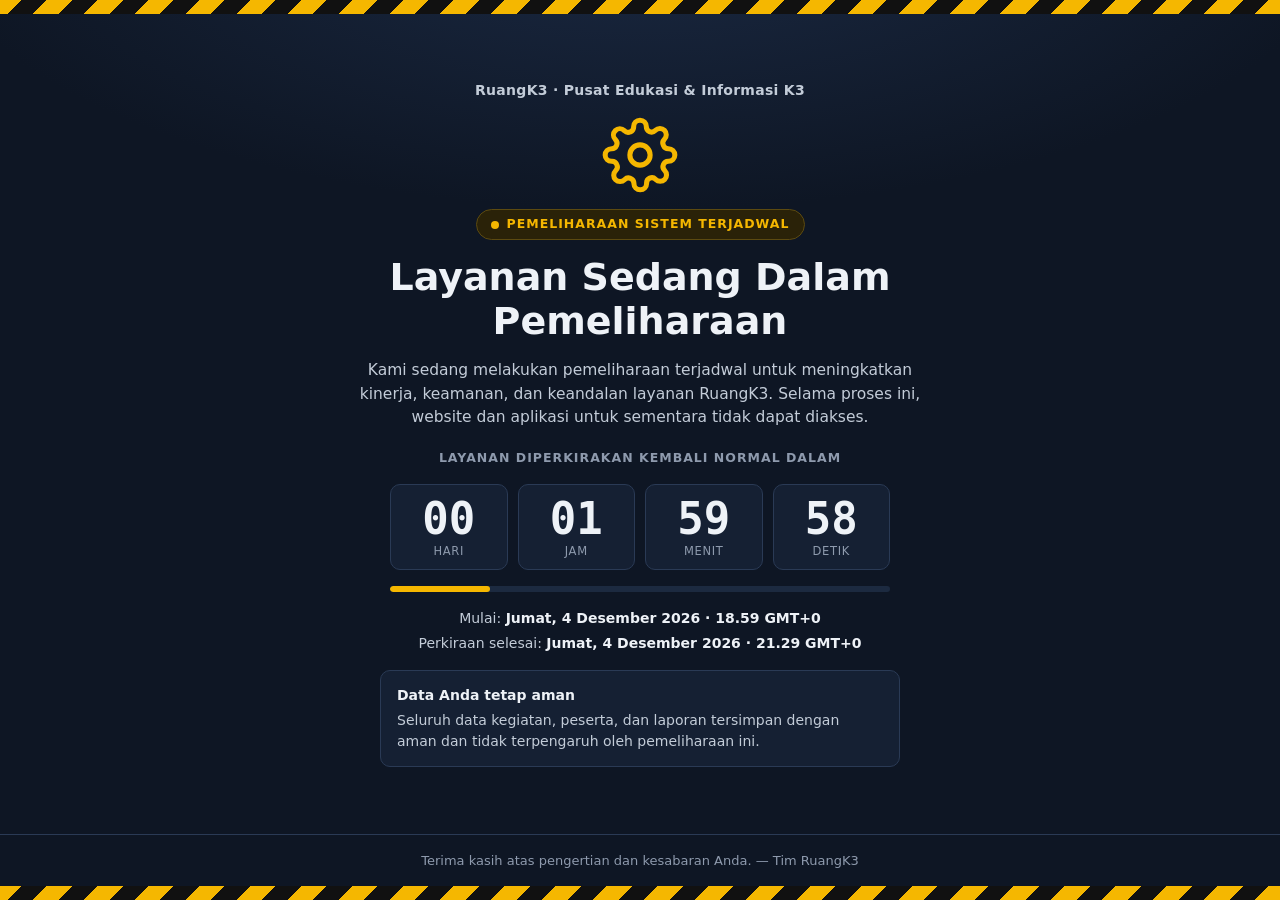
<file: maint-pratinjau.html>
<!doctype html>
<html lang="id">
<head>
<meta charset="utf-8">
<meta name="viewport" content="width=device-width,initial-scale=1,viewport-fit=cover">
<meta name="robots" content="noindex,nofollow">
<title>Pratinjau Mode Pemeliharaan</title>
<script>window.RK3_MAINT_PREVIEW = { page: (new URLSearchParams(location.search).get('p') || 'web') };</script>
<script src="/maint.js?v=3" data-page="web" defer></script>
<style>body{margin:0;background:#0e1624}</style>
</head>
<body></body>
</html>
</file>
